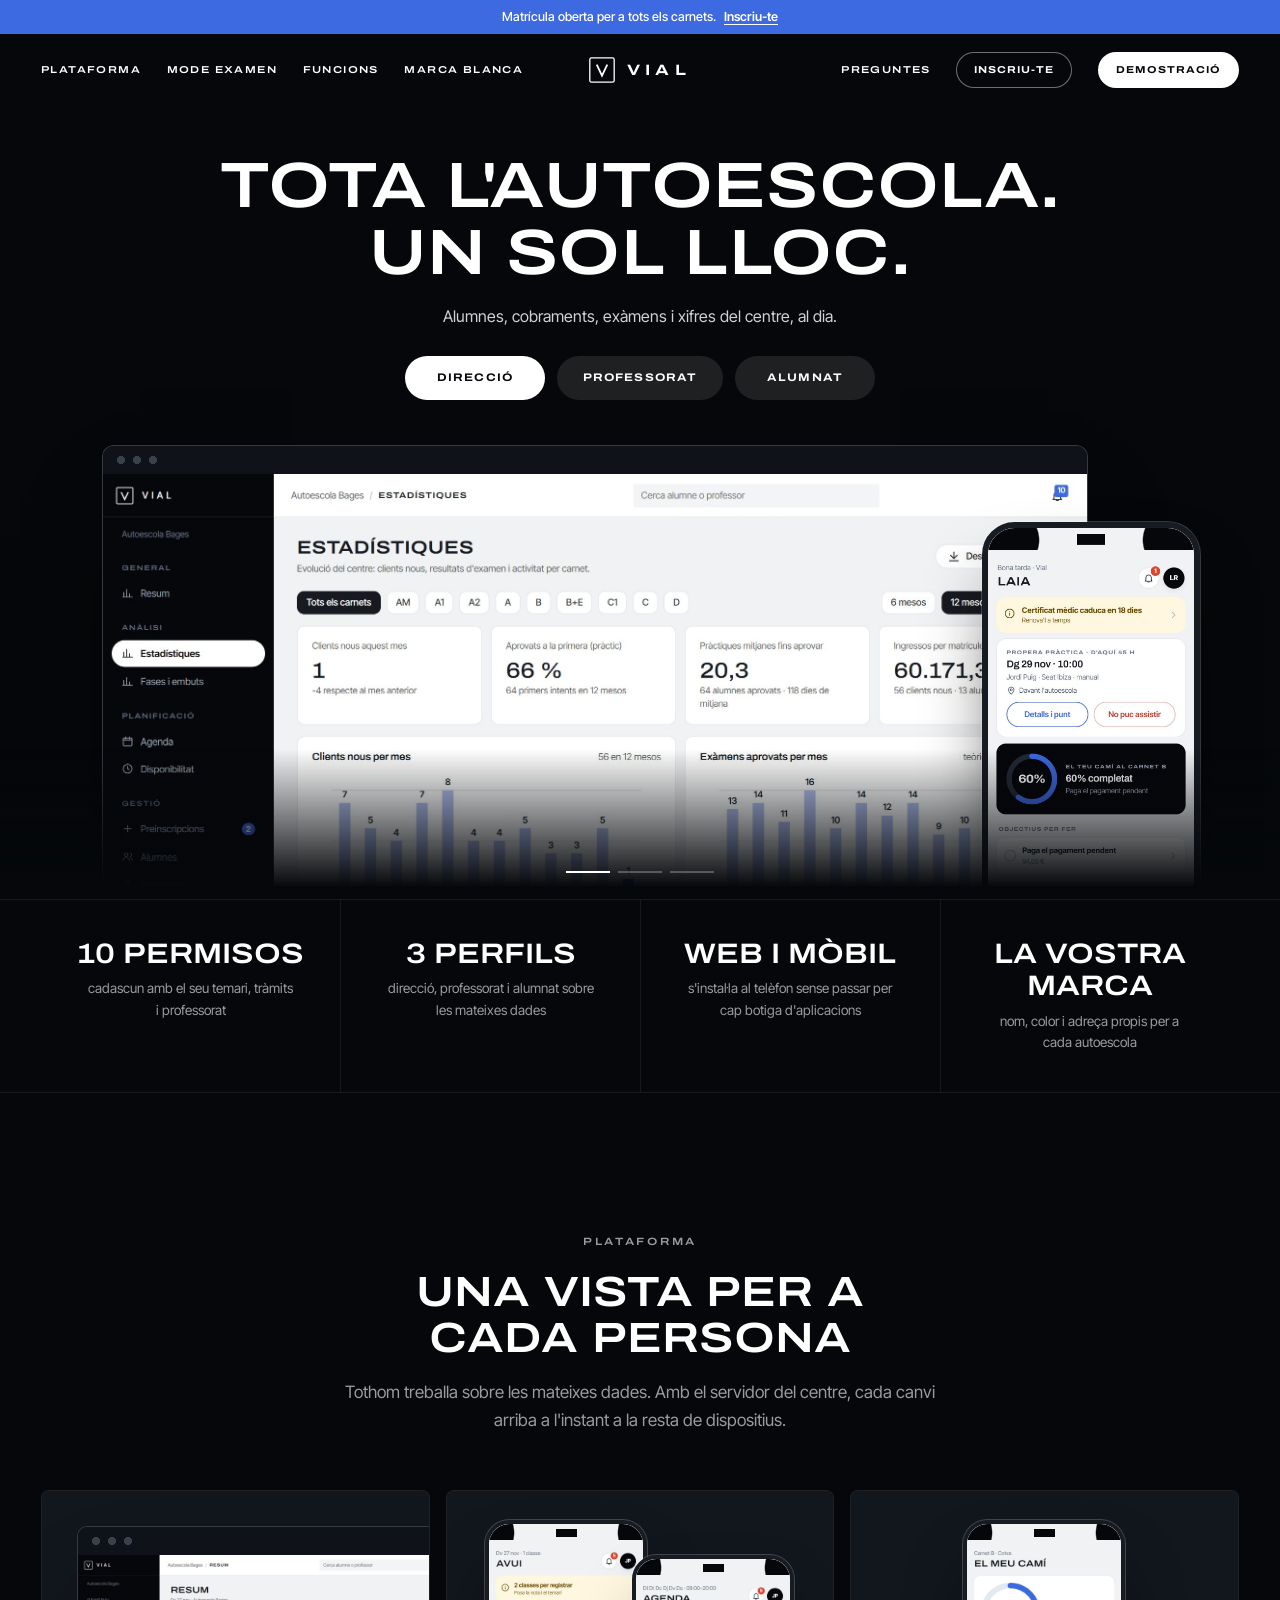
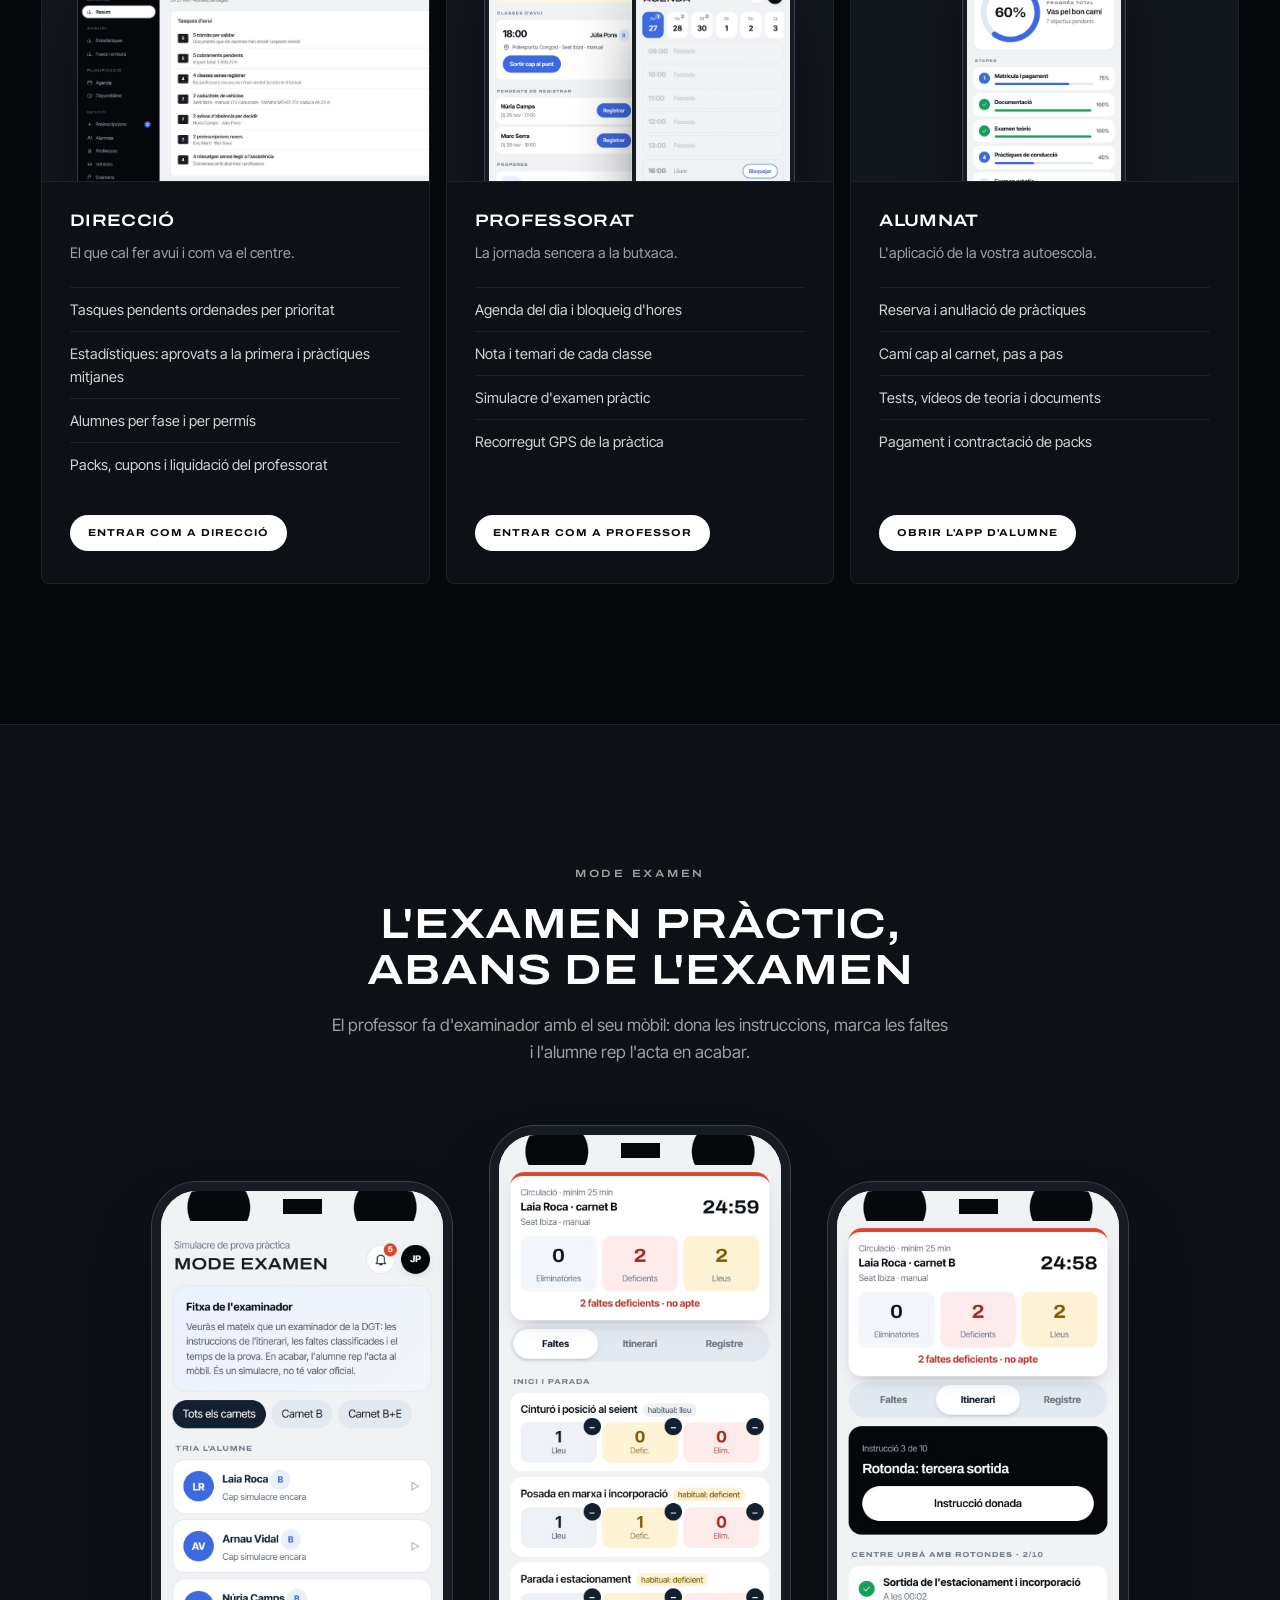
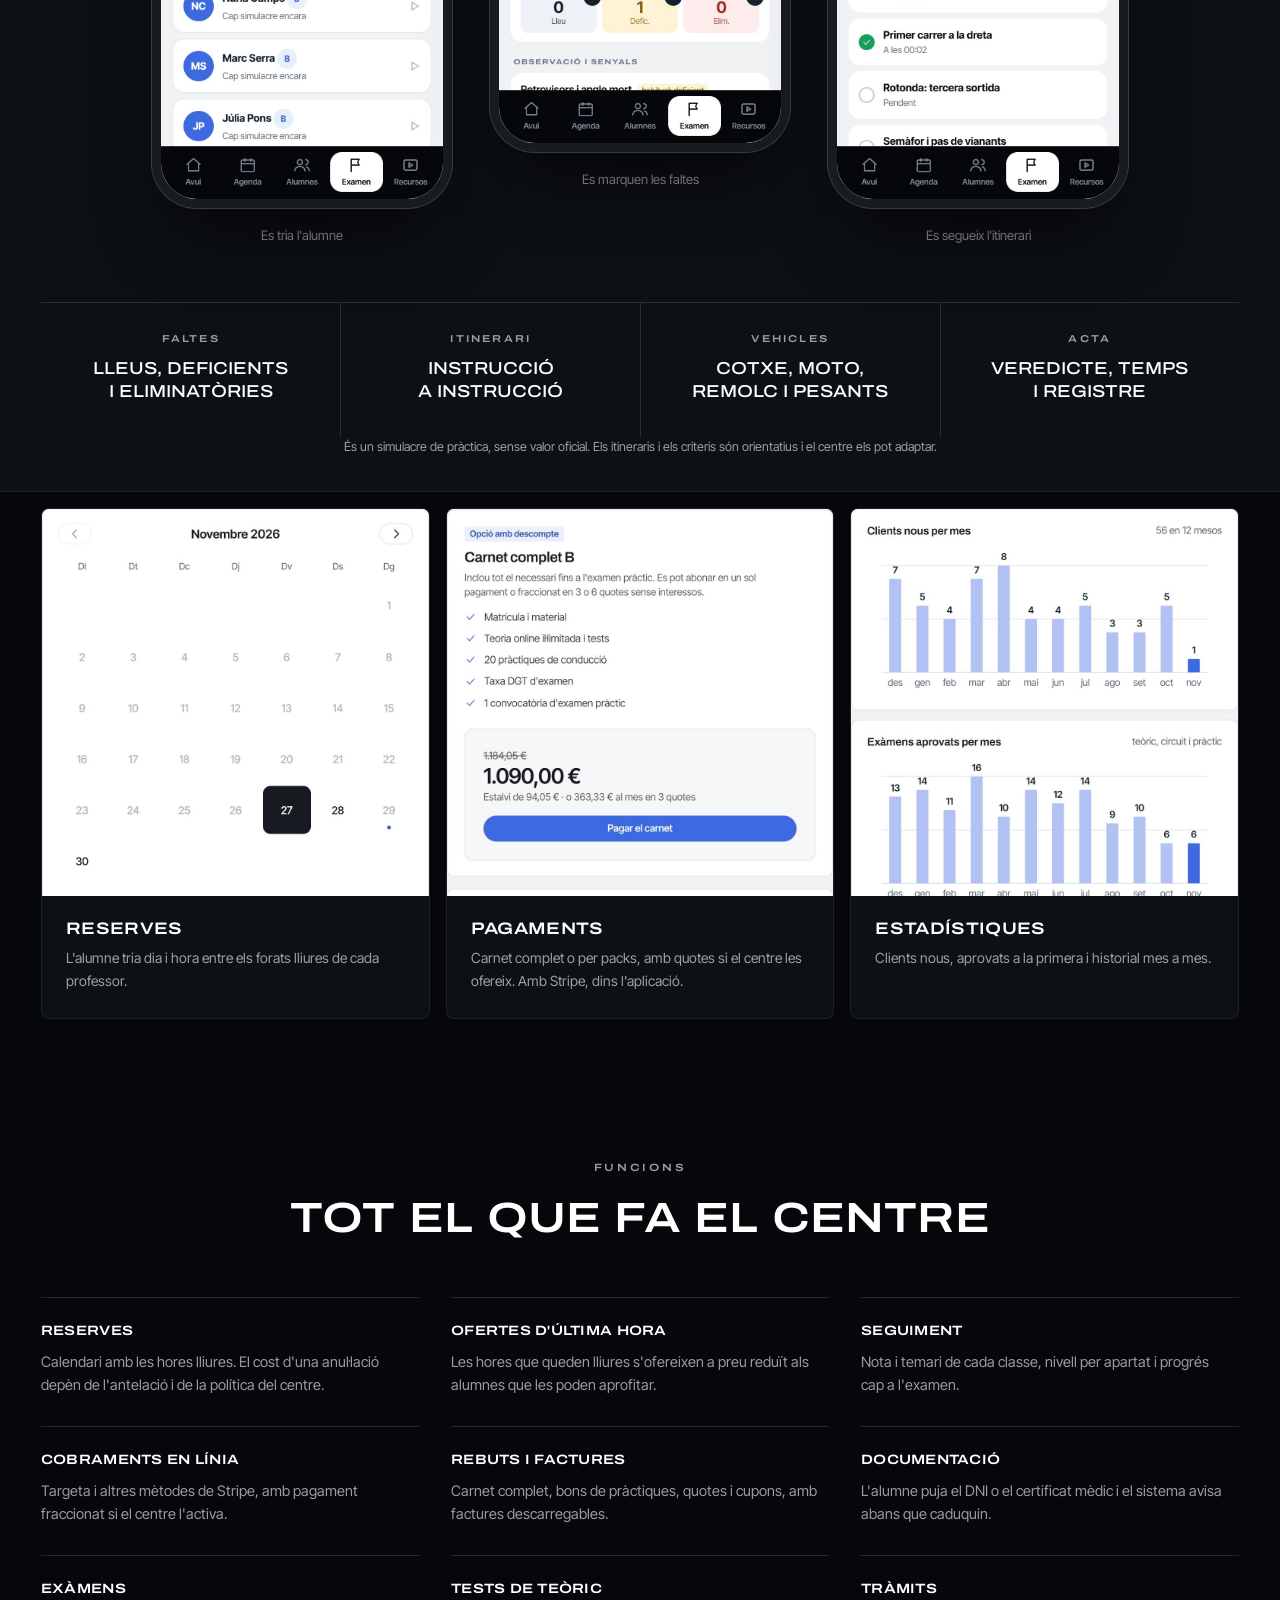
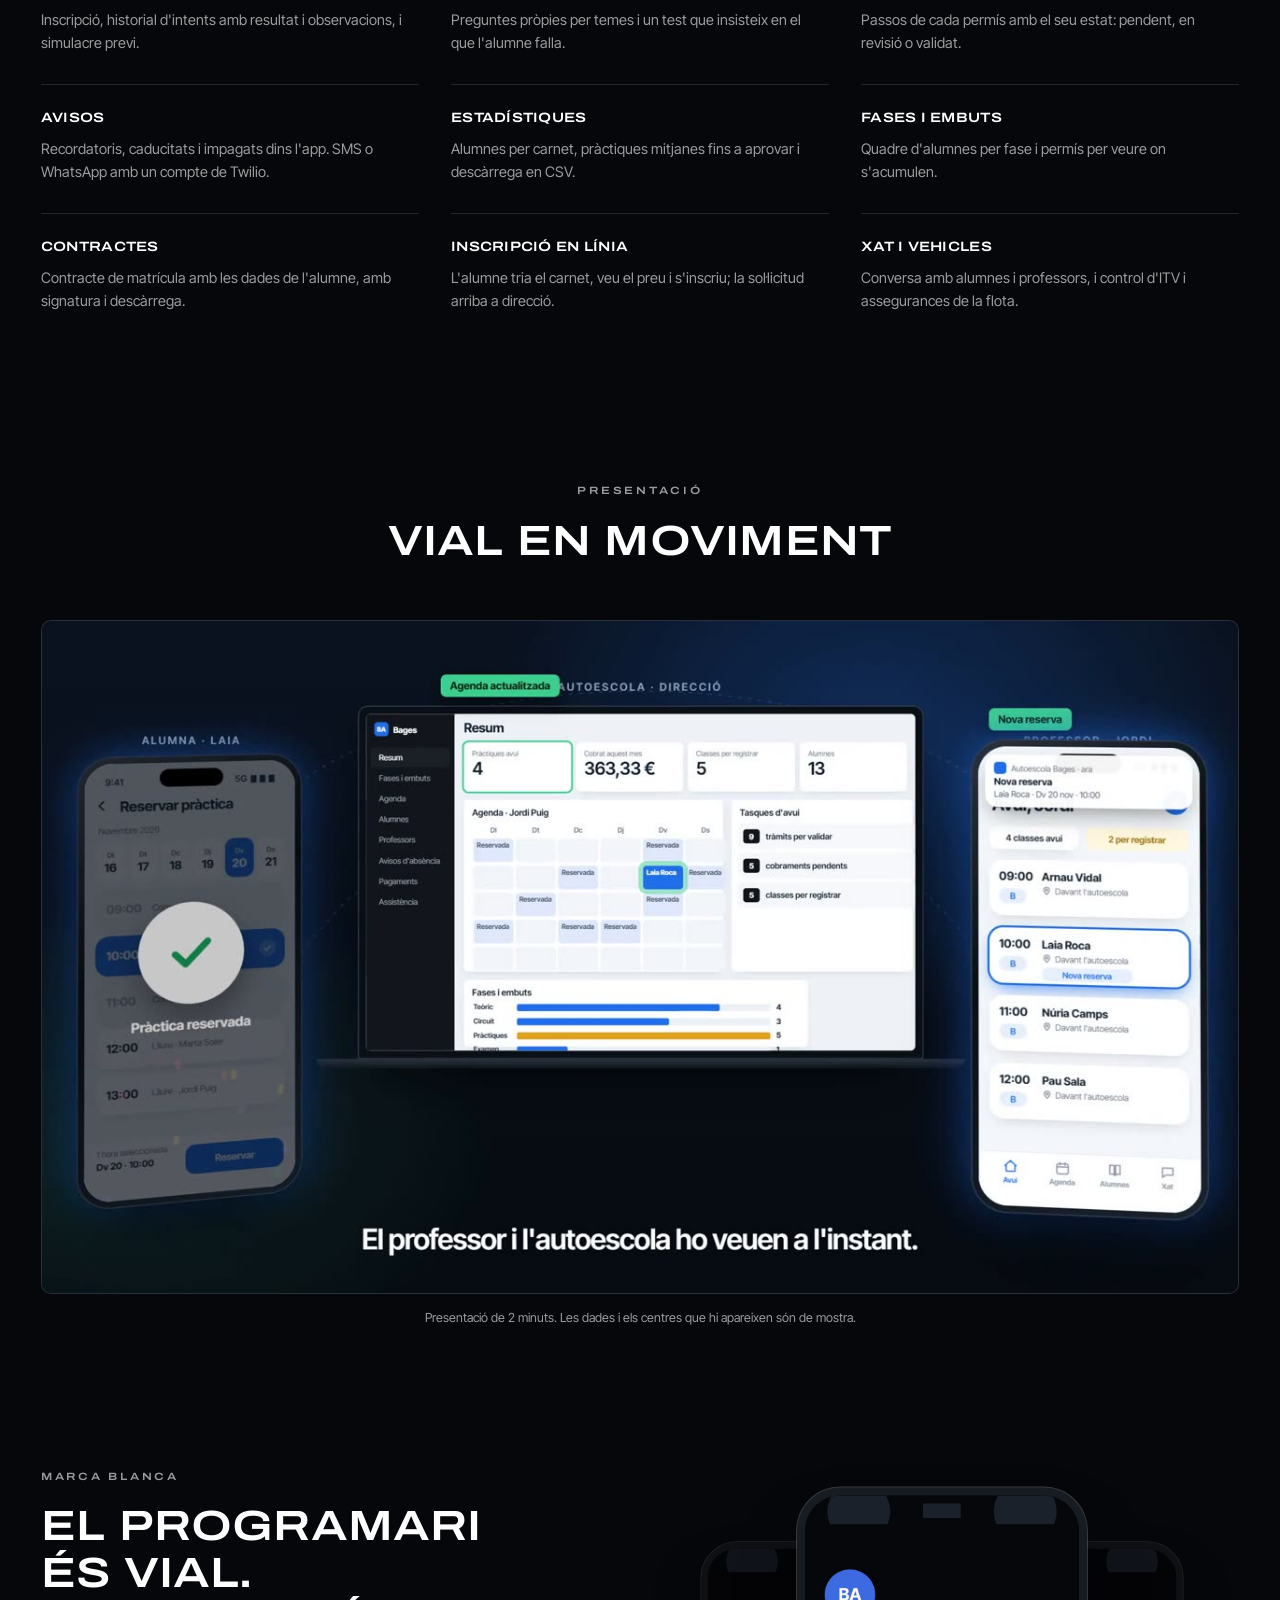
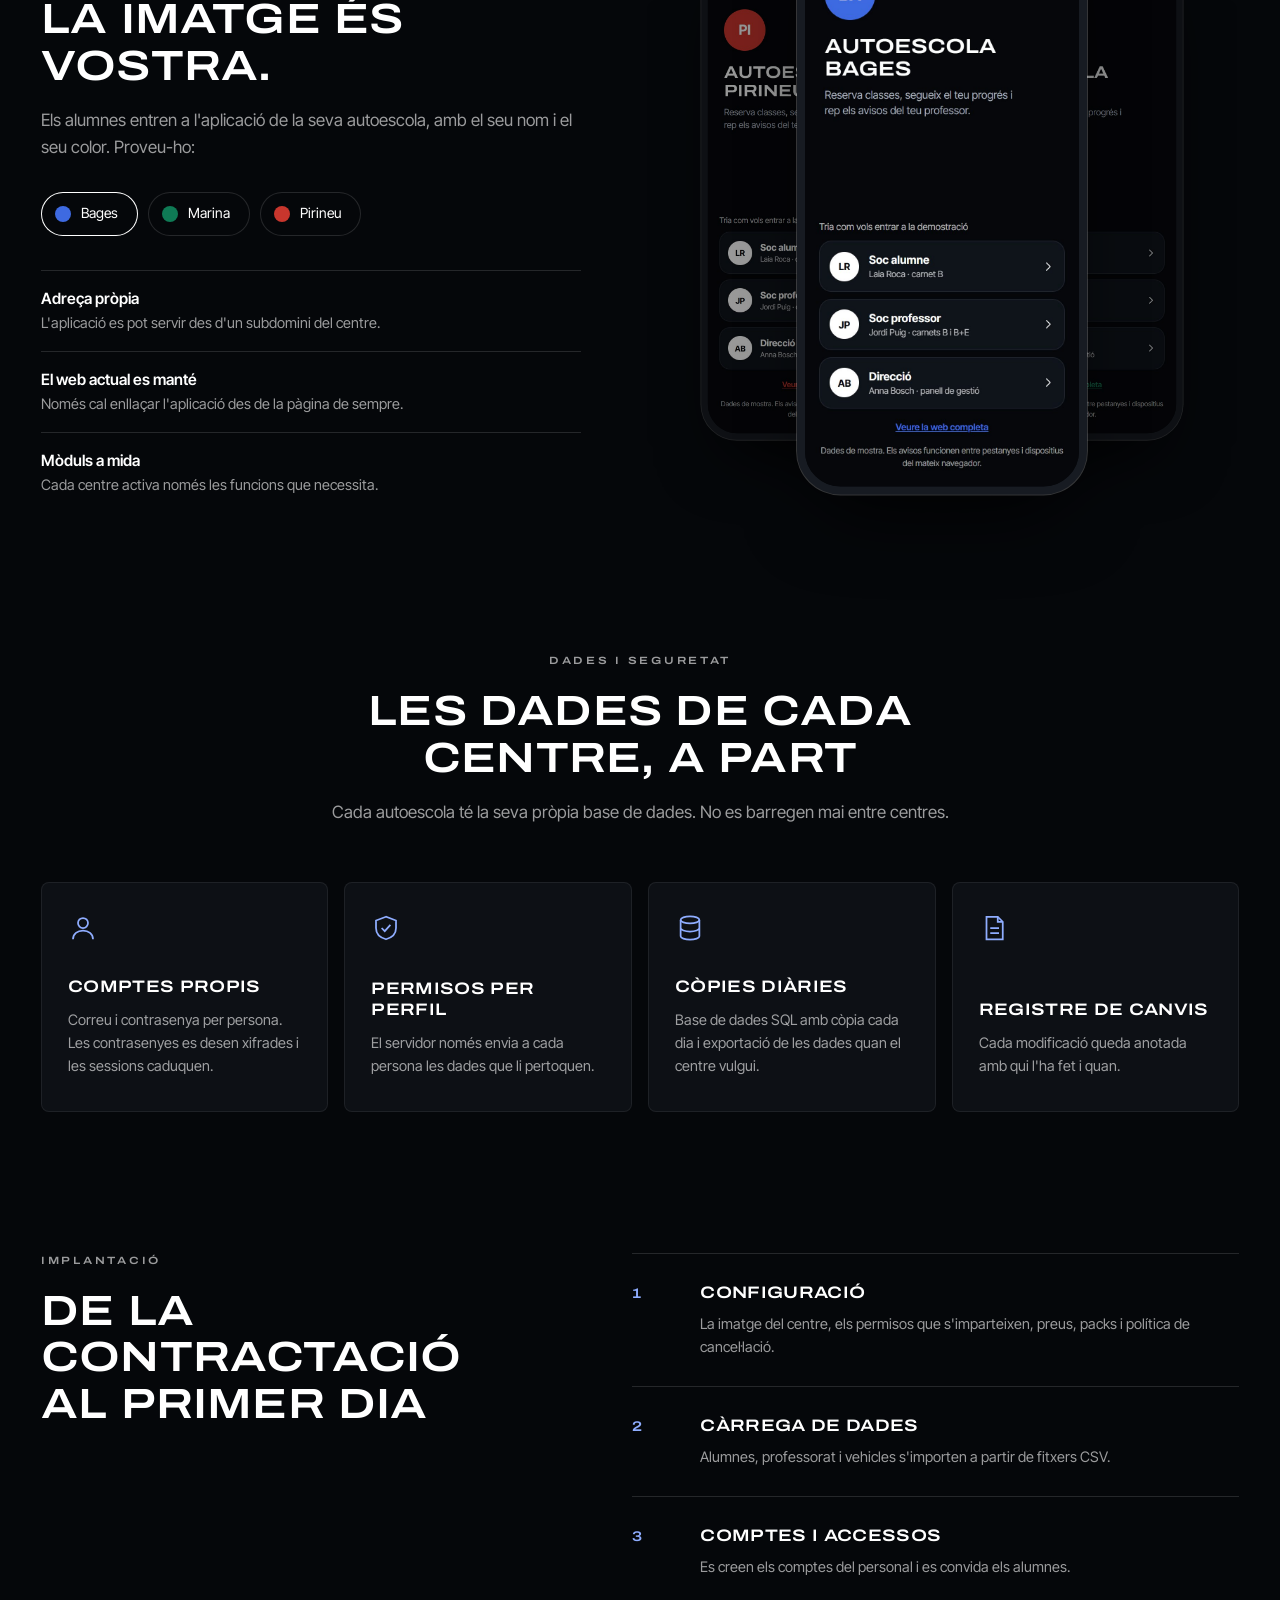
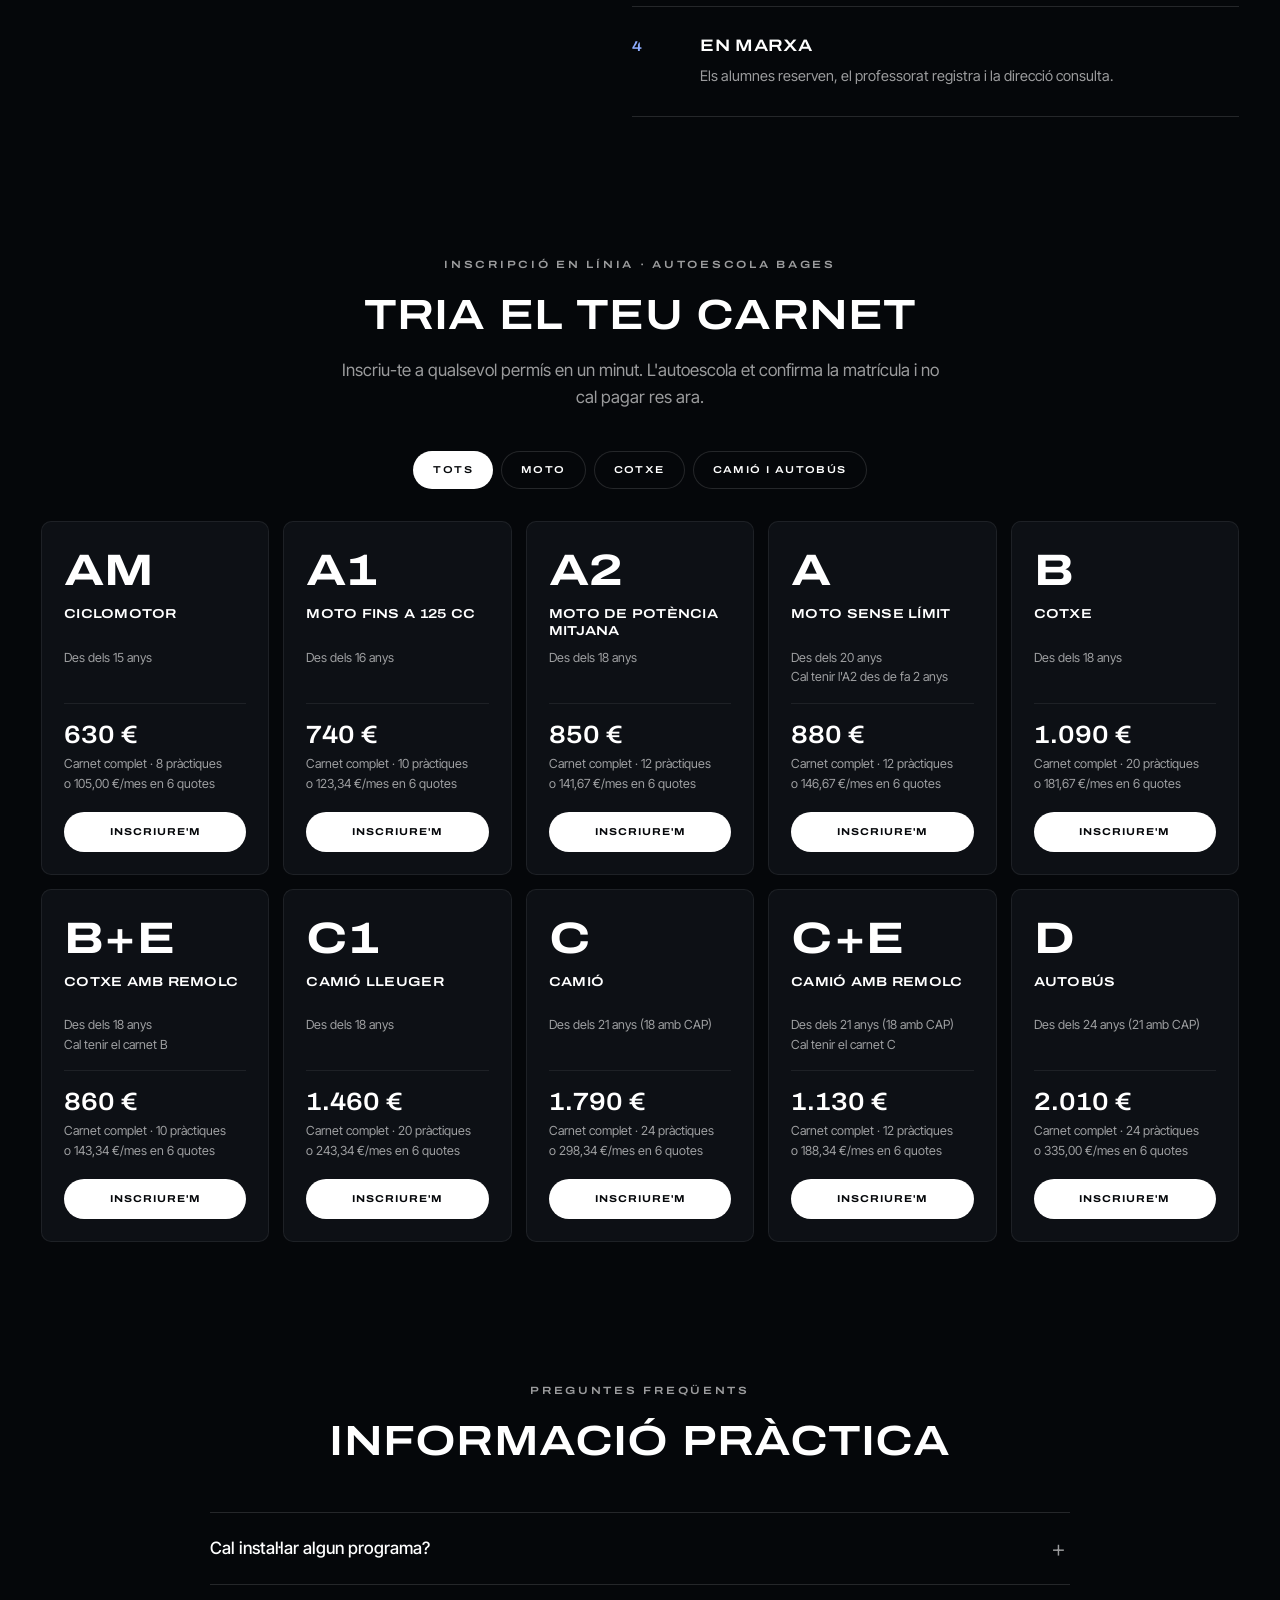
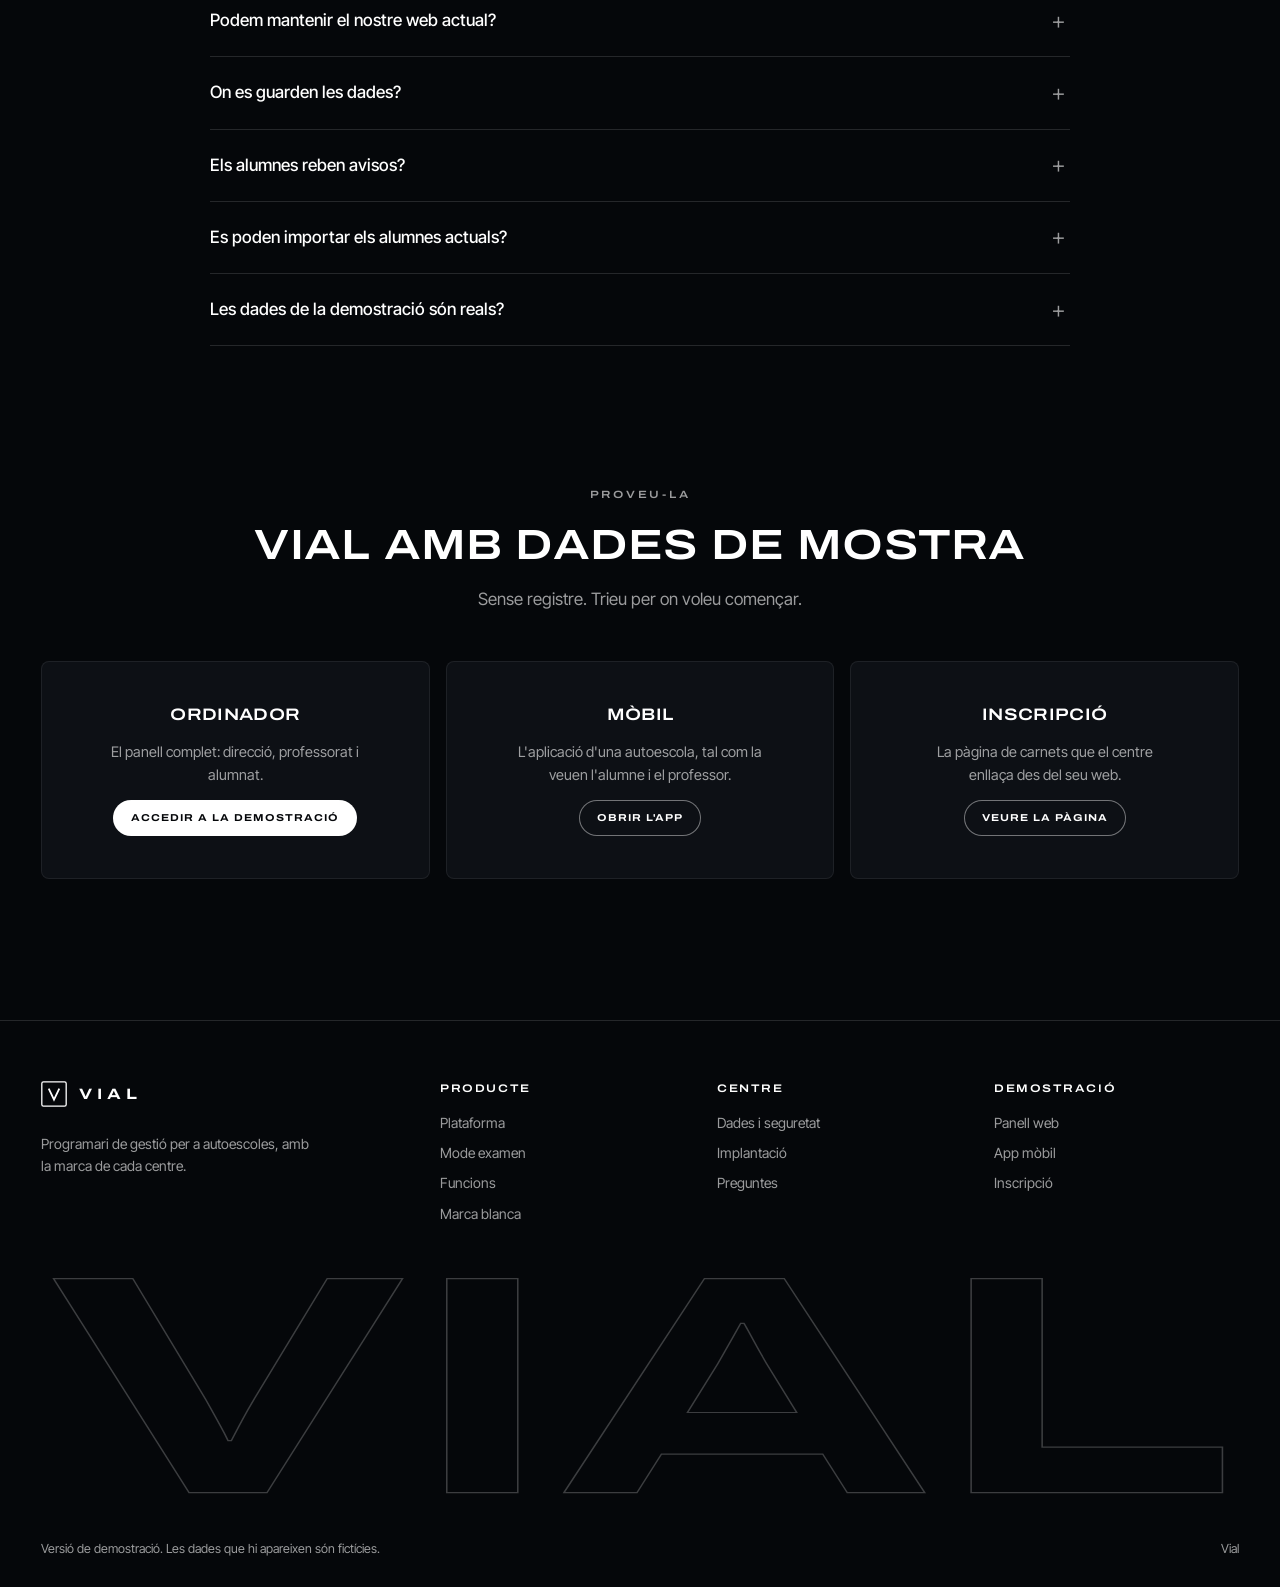
<file: index.html>
<!doctype html>
<html lang="ca">
<head>
<meta charset="utf-8">
<meta name="viewport" content="width=device-width,initial-scale=1">
<title>Vial · Programari de gestió per a autoescoles</title>
<meta name="description" content="Vial és el programari de gestió per a autoescoles: reserves, seguiment de l'alumne, tràmits, cobraments i exàmens, amb la marca i el domini de cada centre.">
<meta name="theme-color" content="#05070a">
<link rel="icon" href="data:image/svg+xml,%3Csvg xmlns='http://www.w3.org/2000/svg' viewBox='0 0 32 32'%3E%3Cpath fill='%2312202f' fill-rule='evenodd' d='M0 0H32V32H0Z M8 8H12.4L16 17L19.6 8H24L18 24H14Z'/%3E%3C/svg%3E">
<link rel="preconnect" href="https://fonts.googleapis.com">
<link rel="preconnect" href="https://fonts.gstatic.com" crossorigin>
<link href="https://fonts.googleapis.com/css2?family=Archivo:wdth,wght@100..125,400..700&family=Inter+Tight:wght@400;500;600&display=swap" rel="stylesheet">
<link rel="preload" as="image" href="media/web/d-direccio.jpg">
<link rel="stylesheet" href="landing.css">
<script>document.documentElement.className='js'</script>
</head>
<body>
<a class="skip" href="#plataforma">Saltar al contingut</a>

<div class="topbar"><span>Matrícula oberta<span class="tl"> per a tots els carnets</span>.</span> <a href="#inscripcio">Inscriu-te</a></div>

<header class="nav">
  <nav class="nav__links" aria-label="Seccions">
    <a href="#plataforma">Plataforma</a>
    <a href="#examen">Mode examen</a>
    <a href="#funcions">Funcions</a>
    <a href="#marca-blanca">Marca blanca</a>
  </nav>
  <button class="nav__burger" aria-label="Menú" aria-expanded="false" aria-controls="drawer"><i></i><i></i></button>
  <a class="brand" href="#top" aria-label="Vial">
    <svg viewBox="0 0 32 32" aria-hidden="true"><rect x="1" y="1" width="30" height="30" rx="2" fill="none" stroke="currentColor" stroke-width="1.6"/><path d="M9.5 9.5 16 23l6.5-13.5" fill="none" stroke="currentColor" stroke-width="2.2"/></svg>
    <span>VIAL</span>
  </a>
  <div class="nav__right">
    <a href="#preguntes">Preguntes</a>
    <a class="pill pill--small pill--ghost nav__enr" href="#inscripcio">Inscriu-te</a>
    <a class="pill pill--small" href="app.html">Demostració</a>
  </div>
</header>

<div class="drawer" id="drawer" hidden>
  <a href="#plataforma">Plataforma</a>
  <a href="#examen">Mode examen</a>
  <a href="#funcions">Funcions</a>
  <a href="#marca-blanca">Marca blanca</a>
  <a href="#seguretat">Dades i seguretat</a>
  <a href="#preguntes">Preguntes</a>
  <a href="#inscripcio">Inscripció als carnets</a>
  <a class="pill pill--block" href="app.html">Accedir a la demostració</a>
</div>

<main id="top">

<section class="hero" aria-label="Vial">
  <div class="hero__text">
    <h1><span>Tota l'autoescola.</span><span>Un sol lloc.</span></h1>
    <p class="hero__sub" id="heroSub">Alumnes, cobraments, exàmens i xifres del centre, al dia.</p>
    <div class="pills" role="group" aria-label="Perfil">
      <button class="pill is-active" data-slide="0" aria-pressed="true" data-sub="Alumnes, cobraments, exàmens i xifres del centre, al dia.">Direcció</button>
      <button class="pill" data-slide="1" aria-pressed="false" data-sub="L'agenda, cada classe registrada i el simulacre d'examen, des del mòbil.">Professorat</button>
      <button class="pill" data-slide="2" aria-pressed="false" data-sub="L'alumne reserva, paga i veu el que li falta per al carnet.">Alumnat</button>
    </div>
  </div>
  <div class="hero__stage">
    <div class="scene is-active">
      <figure class="win"><img src="media/web/d-direccio.jpg" width="2040" height="1275" alt="Panell de direcció amb les estadístiques del centre"></figure>
      <figure class="phone"><div><img src="media/web/m-inici.jpg" width="780" height="1600" alt="Pantalla d'inici de l'alumne al mòbil"></div></figure>
    </div>
    <div class="scene">
      <figure class="win"><img src="media/web/d-professor.jpg" width="2040" height="1275" alt="Agenda del professor a l'ordinador"></figure>
      <figure class="phone"><div><img src="media/web/m-professor.jpg" width="780" height="1600" alt="Classes del dia del professor al mòbil"></div></figure>
    </div>
    <div class="scene scene--trio">
      <figure class="phone"><div><img src="media/web/m-classes.jpg" width="780" height="1600" alt="Classes fetes amb la nota de cada una"></div></figure>
      <figure class="phone"><div><img src="media/web/m-inici.jpg" width="780" height="1600" alt="Propera pràctica i progrés de l'alumne"></div></figure>
      <figure class="phone"><div><img src="media/web/m-guia.jpg" width="780" height="1600" alt="Etapes del camí cap al carnet"></div></figure>
    </div>
  </div>
  <div class="hero__shade" aria-hidden="true"></div>
  <div class="hero__progress" aria-hidden="true"><i></i><i></i><i></i></div>
</section>

<dl class="facts">
  <div><dt>10 permisos</dt><dd>cadascun amb el seu temari, tràmits i professorat</dd></div>
  <div><dt>3 perfils</dt><dd>direcció, professorat i alumnat sobre les mateixes dades</dd></div>
  <div><dt>Web i mòbil</dt><dd>s'instal·la al telèfon sense passar per cap botiga d'aplicacions</dd></div>
  <div><dt>La vostra marca</dt><dd>nom, color i adreça propis per a cada autoescola</dd></div>
</dl>

<section class="sec" id="plataforma">
  <header class="head rv">
    <p class="eyebrow">Plataforma</p>
    <h2>Una vista per a cada persona</h2>
    <p>Tothom treballa sobre les mateixes dades. Amb el servidor del centre, cada canvi arriba a l'instant a la resta de dispositius.</p>
  </header>
  <div class="cards">
    <article class="card rv">
      <div class="card__img"><figure class="win"><img src="media/web/d-resum.jpg" width="2040" height="1275" loading="lazy" alt="Resum de direcció amb les tasques del dia"></figure></div>
      <div class="card__body">
        <h3>Direcció</h3>
        <p>El que cal fer avui i com va el centre.</p>
        <ul><li>Tasques pendents ordenades per prioritat</li><li>Estadístiques: aprovats a la primera i pràctiques mitjanes</li><li>Alumnes per fase i per permís</li><li>Packs, cupons i liquidació del professorat</li></ul>
        <a class="pill pill--small" href="app.html">Entrar com a direcció</a>
      </div>
    </article>
    <article class="card rv">
      <div class="card__img">
        <figure class="phone p1"><div><img src="media/web/m-professor.jpg" width="780" height="1600" loading="lazy" alt="Vista Avui del professor"></div></figure>
        <figure class="phone p2"><div><img src="media/web/m-agenda.jpg" width="780" height="1600" loading="lazy" alt="Agenda del professor"></div></figure>
      </div>
      <div class="card__body">
        <h3>Professorat</h3>
        <p>La jornada sencera a la butxaca.</p>
        <ul><li>Agenda del dia i bloqueig d'hores</li><li>Nota i temari de cada classe</li><li>Simulacre d'examen pràctic</li><li>Recorregut GPS de la pràctica</li></ul>
        <a class="pill pill--small" href="app.html">Entrar com a professor</a>
      </div>
    </article>
    <article class="card rv">
      <div class="card__img"><figure class="phone"><div><img src="media/web/m-guia.jpg" width="780" height="1600" loading="lazy" alt="Progrés de l'alumne cap al carnet"></div></figure></div>
      <div class="card__body">
        <h3>Alumnat</h3>
        <p>L'aplicació de la vostra autoescola.</p>
        <ul><li>Reserva i anul·lació de pràctiques</li><li>Camí cap al carnet, pas a pas</li><li>Tests, vídeos de teoria i documents</li><li>Pagament i contractació de packs</li></ul>
        <a class="pill pill--small" href="https://lligacat.github.io/vial-app/">Obrir l'app d'alumne</a>
      </div>
    </article>
  </div>
</section>

<section class="exam" id="examen">
  <header class="head rv">
    <p class="eyebrow">Mode examen</p>
    <h2>L'examen pràctic, abans de l'examen</h2>
    <p>El professor fa d'examinador amb el seu mòbil: dona les instruccions, marca les faltes i l'alumne rep l'acta en acabar.</p>
  </header>
  <div class="exam__phones">
    <figure class="rv"><div class="phone"><div><img src="media/web/m-examen-llista.jpg" width="780" height="1600" loading="lazy" alt="Selecció de l'alumne per al simulacre"></div></div><figcaption>Es tria l'alumne</figcaption></figure>
    <figure class="rv"><div class="phone"><div><img src="media/web/m-examen.jpg" width="780" height="1600" loading="lazy" alt="Full de faltes amb el cronòmetre i el veredicte"></div></div><figcaption>Es marquen les faltes</figcaption></figure>
    <figure class="rv"><div class="phone"><div><img src="media/web/m-itinerari.jpg" width="780" height="1600" loading="lazy" alt="Itinerari amb la següent instrucció"></div></div><figcaption>Es segueix l'itinerari</figcaption></figure>
  </div>
  <dl class="specs">
    <div><dt>Faltes</dt><dd>Lleus, deficients<br>i eliminatòries</dd></div>
    <div><dt>Itinerari</dt><dd>Instrucció<br>a instrucció</dd></div>
    <div><dt>Vehicles</dt><dd>Cotxe, moto,<br>remolc i pesants</dd></div>
    <div><dt>Acta</dt><dd>Veredicte, temps<br>i registre</dd></div>
  </dl>
  <p class="fine">És un simulacre de pràctica, sense valor oficial. Els itineraris i els criteris són orientatius i el centre els pot adaptar.</p>
</section>

<section class="details" aria-label="Detalls de l'aplicació">
  <figure class="rv"><div class="shot"><img src="media/web/z-reserves.jpg" loading="lazy" alt="Calendari de reserves"></div><figcaption><h3>Reserves</h3><p>L'alumne tria dia i hora entre els forats lliures de cada professor.</p></figcaption></figure>
  <figure class="rv"><div class="shot"><img src="media/web/z-pagaments.jpg" loading="lazy" alt="Carnet complet amb opció de pagament fraccionat"></div><figcaption><h3>Pagaments</h3><p>Carnet complet o per packs, amb quotes si el centre les ofereix. Amb Stripe, dins l'aplicació.</p></figcaption></figure>
  <figure class="rv"><div class="shot"><img src="media/web/z-estadistiques.jpg" loading="lazy" alt="Gràfics de clients nous i exàmens aprovats"></div><figcaption><h3>Estadístiques</h3><p>Clients nous, aprovats a la primera i historial mes a mes.</p></figcaption></figure>
</section>

<section class="sec" id="funcions">
  <header class="head rv"><p class="eyebrow">Funcions</p><h2>Tot el que fa el centre</h2></header>
  <div class="funcs">
    <div class="rv"><h3>Reserves</h3><p>Calendari amb les hores lliures. El cost d'una anul·lació depèn de l'antelació i de la política del centre.</p></div>
    <div class="rv"><h3>Ofertes d'última hora</h3><p>Les hores que queden lliures s'ofereixen a preu reduït als alumnes que les poden aprofitar.</p></div>
    <div class="rv"><h3>Seguiment</h3><p>Nota i temari de cada classe, nivell per apartat i progrés cap a l'examen.</p></div>
    <div class="rv"><h3>Cobraments en línia</h3><p>Targeta i altres mètodes de Stripe, amb pagament fraccionat si el centre l'activa.</p></div>
    <div class="rv"><h3>Rebuts i factures</h3><p>Carnet complet, bons de pràctiques, quotes i cupons, amb factures descarregables.</p></div>
    <div class="rv"><h3>Documentació</h3><p>L'alumne puja el DNI o el certificat mèdic i el sistema avisa abans que caduquin.</p></div>
    <div class="rv"><h3>Exàmens</h3><p>Inscripció, historial d'intents amb resultat i observacions, i simulacre previ.</p></div>
    <div class="rv"><h3>Tests de teòric</h3><p>Preguntes pròpies per temes i un test que insisteix en el que l'alumne falla.</p></div>
    <div class="rv"><h3>Tràmits</h3><p>Passos de cada permís amb el seu estat: pendent, en revisió o validat.</p></div>
    <div class="rv"><h3>Avisos</h3><p>Recordatoris, caducitats i impagats dins l'app. SMS o WhatsApp amb un compte de Twilio.</p></div>
    <div class="rv"><h3>Estadístiques</h3><p>Alumnes per carnet, pràctiques mitjanes fins a aprovar i descàrrega en CSV.</p></div>
    <div class="rv"><h3>Fases i embuts</h3><p>Quadre d'alumnes per fase i permís per veure on s'acumulen.</p></div>
    <div class="rv"><h3>Contractes</h3><p>Contracte de matrícula amb les dades de l'alumne, amb signatura i descàrrega.</p></div>
    <div class="rv"><h3>Inscripció en línia</h3><p>L'alumne tria el carnet, veu el preu i s'inscriu; la sol·licitud arriba a direcció.</p></div>
    <div class="rv"><h3>Xat i vehicles</h3><p>Conversa amb alumnes i professors, i control d'ITV i assegurances de la flota.</p></div>
  </div>
</section>

<section class="sec" id="video">
  <header class="head rv"><p class="eyebrow">Presentació</p><h2>Vial en moviment</h2></header>
  <div class="player rv">
    <video id="vv" muted loop playsinline preload="none" disablepictureinpicture controlslist="nodownload noplaybackrate" poster="media/vial-animacio-poster.jpg" aria-label="Presentació animada de Vial">
      <source src="media/vial-animacio.mp4" type="video/mp4">
      El navegador no pot reproduir el vídeo.
    </video>
  </div>
  <p class="note">Presentació de 2 minuts. Les dades i els centres que hi apareixen són de mostra.</p>
</section>

<section class="sec brandsec" id="marca-blanca">
  <div class="rv">
    <header class="head">
      <p class="eyebrow">Marca blanca</p>
      <h2>El programari és Vial.<br>La imatge és vostra.</h2>
      <p>Els alumnes entren a l'aplicació de la seva autoescola, amb el seu nom i el seu color. Proveu-ho:</p>
    </header>
    <div class="swatches" role="group" aria-label="Exemples de marca">
      <button class="swatch" style="--c:#3e6ae1" data-brand="0" aria-pressed="true">Bages</button>
      <button class="swatch" style="--c:#0f7a55" data-brand="1" aria-pressed="false">Marina</button>
      <button class="swatch" style="--c:#c8362d" data-brand="2" aria-pressed="false">Pirineu</button>
    </div>
    <ul class="list">
      <li><b>Adreça pròpia</b>L'aplicació es pot servir des d'un subdomini del centre.</li>
      <li><b>El web actual es manté</b>Només cal enllaçar l'aplicació des de la pàgina de sempre.</li>
      <li><b>Mòduls a mida</b>Cada centre activa només les funcions que necessita.</li>
    </ul>
  </div>
  <div class="stack rv">
    <figure class="phone phone--dark" data-pos="0"><div><img src="media/web/marca-1.jpg" width="780" height="1600" loading="lazy" alt="Accés de l'aplicació amb la marca Autoescola Bages"></div></figure>
    <figure class="phone phone--dark" data-pos="1"><div><img src="media/web/marca-2.jpg" width="780" height="1600" loading="lazy" alt="Accés de l'aplicació amb la marca Autoescola Marina"></div></figure>
    <figure class="phone phone--dark" data-pos="2"><div><img src="media/web/marca-3.jpg" width="780" height="1600" loading="lazy" alt="Accés de l'aplicació amb la marca Autoescola Pirineu"></div></figure>
  </div>
</section>

<section class="sec" id="seguretat">
  <header class="head rv">
    <p class="eyebrow">Dades i seguretat</p>
    <h2>Les dades de cada centre, a part</h2>
    <p>Cada autoescola té la seva pròpia base de dades. No es barregen mai entre centres.</p>
  </header>
  <div class="tiles">
    <article class="tile rv"><svg viewBox="0 0 24 24" aria-hidden="true" fill="none" stroke="currentColor" stroke-width="1.4"><circle cx="12" cy="8" r="4"/><path d="M4 21c0-4.4 3.6-7 8-7s8 2.6 8 7"/></svg><div><h3>Comptes propis</h3><p>Correu i contrasenya per persona. Les contrasenyes es desen xifrades i les sessions caduquen.</p></div></article>
    <article class="tile rv"><svg viewBox="0 0 24 24" aria-hidden="true" fill="none" stroke="currentColor" stroke-width="1.4"><path d="M12 3 4 6v6c0 4.6 3.3 7.7 8 9 4.7-1.3 8-4.4 8-9V6z"/><path d="m8.500 12 2.500 2.500 4.500-5"/></svg><div><h3>Permisos per perfil</h3><p>El servidor només envia a cada persona les dades que li pertoquen.</p></div></article>
    <article class="tile rv"><svg viewBox="0 0 24 24" aria-hidden="true" fill="none" stroke="currentColor" stroke-width="1.4"><ellipse cx="12" cy="5.500" rx="7.500" ry="2.800"/><path d="M4.500 5.500v13c0 1.500 3.400 2.800 7.500 2.800s7.500-1.300 7.500-2.800v-13M4.500 12c0 1.500 3.400 2.800 7.500 2.800s7.500-1.300 7.500-2.800"/></svg><div><h3>Còpies diàries</h3><p>Base de dades SQL amb còpia cada dia i exportació de les dades quan el centre vulgui.</p></div></article>
    <article class="tile rv"><svg viewBox="0 0 24 24" aria-hidden="true" fill="none" stroke="currentColor" stroke-width="1.4"><path d="M6 3h9l4 4v14H6z"/><path d="M15 3v4h4M9 12h7M9 16h7"/></svg><div><h3>Registre de canvis</h3><p>Cada modificació queda anotada amb qui l'ha fet i quan.</p></div></article>
  </div>
</section>

<section class="sec steps" id="implantacio">
  <header class="head">
    <p class="eyebrow">Implantació</p>
    <h2>De la contractació al primer dia</h2>
  </header>
  <ol>
    <li class="rv"><span>1</span><div><h3>Configuració</h3><p>La imatge del centre, els permisos que s'imparteixen, preus, packs i política de cancel·lació.</p></div></li>
    <li class="rv"><span>2</span><div><h3>Càrrega de dades</h3><p>Alumnes, professorat i vehicles s'importen a partir de fitxers CSV.</p></div></li>
    <li class="rv"><span>3</span><div><h3>Comptes i accessos</h3><p>Es creen els comptes del personal i es convida els alumnes.</p></div></li>
    <li class="rv"><span>4</span><div><h3>En marxa</h3><p>Els alumnes reserven, el professorat registra i la direcció consulta.</p></div></li>
  </ol>
</section>

<section class="sec mat" id="inscripcio">
  <header class="head rv"><p class="eyebrow">Inscripció en línia · <span data-school>Autoescola Bages</span></p><h2>Tria el teu carnet</h2><p>Inscriu-te a qualsevol permís en un minut. L'autoescola et confirma la matrícula i no cal pagar res ara.</p></header>
  <div id="matricula"><noscript><p class="mat-note">Cal activar JavaScript per inscriure's.</p></noscript></div>
</section>

<section class="sec" id="preguntes">
  <header class="head rv"><p class="eyebrow">Preguntes freqüents</p><h2>Informació pràctica</h2></header>
  <div class="faq rv">
    <details><summary>Cal instal·lar algun programa?</summary><p>No. Vial funciona des del navegador i, al mòbil, es pot instal·lar com una aplicació des de la mateixa pàgina.</p></details>
    <details><summary>Podem mantenir el nostre web actual?</summary><p>Sí. L'aplicació s'enllaça des del web del centre i es pot servir des d'un subdomini propi. No cal substituir la pàgina existent.</p></details>
    <details><summary>On es guarden les dades?</summary><p>En una base de dades SQL dedicada a cada centre, en un servidor amb connexió xifrada. El centre pot exportar les seves dades quan vulgui.</p></details>
    <details><summary>Els alumnes reben avisos?</summary><p>Sí: reserves, canvis, notes, pagaments i recordatoris arriben dins de l'aplicació, i com a notificació del dispositiu mentre està oberta. També es poden enviar per SMS o WhatsApp amb un compte de Twilio, que té un cost per missatge.</p></details>
    <details><summary>Es poden importar els alumnes actuals?</summary><p>Sí, mitjançant un fitxer CSV. També es poden exportar en el mateix format.</p></details>
    <details><summary>Les dades de la demostració són reals?</summary><p>No. Tots els noms, imports i centres de la demostració són ficticis i es poden modificar lliurement.</p></details>
  </div>
</section>

<section class="sec" id="provar">
  <header class="head rv"><p class="eyebrow">Proveu-la</p><h2>Vial amb dades de mostra</h2><p>Sense registre. Trieu per on voleu començar.</p></header>
  <div class="help">
    <article class="rv"><h3>Ordinador</h3><p>El panell complet: direcció, professorat i alumnat.</p><a class="pill pill--small" href="app.html">Accedir a la demostració</a></article>
    <article class="rv"><h3>Mòbil</h3><p>L'aplicació d'una autoescola, tal com la veuen l'alumne i el professor.</p><a class="pill pill--small pill--ghost" href="https://lligacat.github.io/vial-app/">Obrir l'app</a></article>
    <article class="rv"><h3>Inscripció</h3><p>La pàgina de carnets que el centre enllaça des del seu web.</p><a class="pill pill--small pill--ghost" href="inscripcio.html">Veure la pàgina</a></article>
  </div>
</section>

</main>

<footer class="foot">
  <div class="foot__cols">
    <div><a class="brand" href="#top" aria-label="Vial"><svg viewBox="0 0 32 32" aria-hidden="true"><rect x="1" y="1" width="30" height="30" rx="2" fill="none" stroke="currentColor" stroke-width="1.6"/><path d="M9.5 9.5 16 23l6.5-13.5" fill="none" stroke="currentColor" stroke-width="2.2"/></svg><span>VIAL</span></a><p>Programari de gestió per a autoescoles, amb la marca de cada centre.</p></div>
    <div><h3>Producte</h3><ul><li><a href="#plataforma">Plataforma</a></li><li><a href="#examen">Mode examen</a></li><li><a href="#funcions">Funcions</a></li><li><a href="#marca-blanca">Marca blanca</a></li></ul></div>
    <div><h3>Centre</h3><ul><li><a href="#seguretat">Dades i seguretat</a></li><li><a href="#implantacio">Implantació</a></li><li><a href="#preguntes">Preguntes</a></li></ul></div>
    <div><h3>Demostració</h3><ul><li><a href="app.html">Panell web</a></li><li><a href="https://lligacat.github.io/vial-app/">App mòbil</a></li><li><a href="#inscripcio">Inscripció</a></li></ul></div>
  </div>
  <svg class="foot__word" viewBox="0 0 1000 210" aria-hidden="true"><text x="500" y="190" text-anchor="middle" textLength="990" lengthAdjust="spacingAndGlyphs" fill="none" stroke="rgba(255,255,255,.22)" stroke-width="1" style="font-family:Archivo,sans-serif;font-weight:700;font-stretch:125%;font-size:260px">VIAL</text></svg>
  <div class="foot__row"><span>Versió de demostració. Les dades que hi apareixen són fictícies.</span><span>Vial</span></div>
</footer>

<script src="sync-config.js"></script>
<script src="matricula.js"></script>
<script src="press.js"></script>
<script>
(function () {
  var $ = function (s) { return document.querySelector(s); }, $$ = function (s) { return [].slice.call(document.querySelectorAll(s)); };
  var reduce = matchMedia('(prefers-reduced-motion: reduce)').matches;

  /* barra */
  function onScroll() { document.body.classList.toggle('is-scrolled', scrollY > 24); }
  addEventListener('scroll', onScroll, { passive: true }); onScroll();
  var burger = $('.nav__burger'), drawer = $('#drawer'), nav = $('.nav');
  function menu(open) { burger.setAttribute('aria-expanded', open); drawer.hidden = !open; nav.classList.toggle('is-open', open); document.body.classList.toggle('menu-open', open); document.body.style.overflow = open ? 'hidden' : ''; }
  burger.addEventListener('click', function () { menu(drawer.hidden); });
  drawer.addEventListener('click', function (e) { if (e.target.closest('a')) menu(false); });
  addEventListener('keydown', function (e) { if (e.key === 'Escape' && !drawer.hidden) menu(false); });
  matchMedia('(min-width: 1101px)').addEventListener('change', function () { menu(false); });

  /* portada: tres escenes amb barres de progrés */
  var scenes = $$('.scene'), pills = $$('[data-slide]'), bars = $$('.hero__progress i'), i = 0, timer;
  function go(n) {
    i = (n + scenes.length) % scenes.length;
    scenes.forEach(function (s, k) { s.classList.toggle('is-active', k === i); });
    pills.forEach(function (p, k) { p.classList.toggle('is-active', k === i); p.setAttribute('aria-pressed', k === i); });
    $('#heroSub').textContent = pills[i].dataset.sub;
    bars.forEach(function (b, k) { b.classList.remove('is-active'); b.classList.toggle('is-done', k < i); });
    clearTimeout(timer);
    if (reduce) return;
    void bars[i].offsetWidth; bars[i].classList.add('is-active');
    timer = setTimeout(function () { go(i + 1); }, 6000);
  }
  pills.forEach(function (p, k) { p.addEventListener('click', function () { go(k); }); });
  go(0);

  /* marca blanca */
  var phones = $$('.stack .phone'), sw = $$('[data-brand]');
  sw.forEach(function (b, n) {
    b.addEventListener('click', function () {
      sw.forEach(function (x, k) { x.setAttribute('aria-pressed', k === n); });
      phones.forEach(function (p, k) { p.dataset.pos = (k - n + 3) % 3; });
    });
  });

  /* aparició en fer scroll */
  if ('IntersectionObserver' in window) {
    var io = new IntersectionObserver(function (es) { es.forEach(function (e) { if (e.isIntersecting) { e.target.classList.add('is-in'); io.unobserve(e.target); } }); }, { rootMargin: '0px 0px -8% 0px' });
    $$('.rv').forEach(function (el) { io.observe(el); });
    var v = $('#vv');
    new IntersectionObserver(function (es) { if (es[0].isIntersecting && !reduce) { var r = v.play(); if (r) r.catch(function () {}); } else v.pause(); }, { threshold: .25 }).observe(v);
    if (reduce) v.controls = true;
  } else $$('.rv').forEach(function (el) { el.classList.add('is-in'); });
})();
</script>
</body>
</html>
</file>
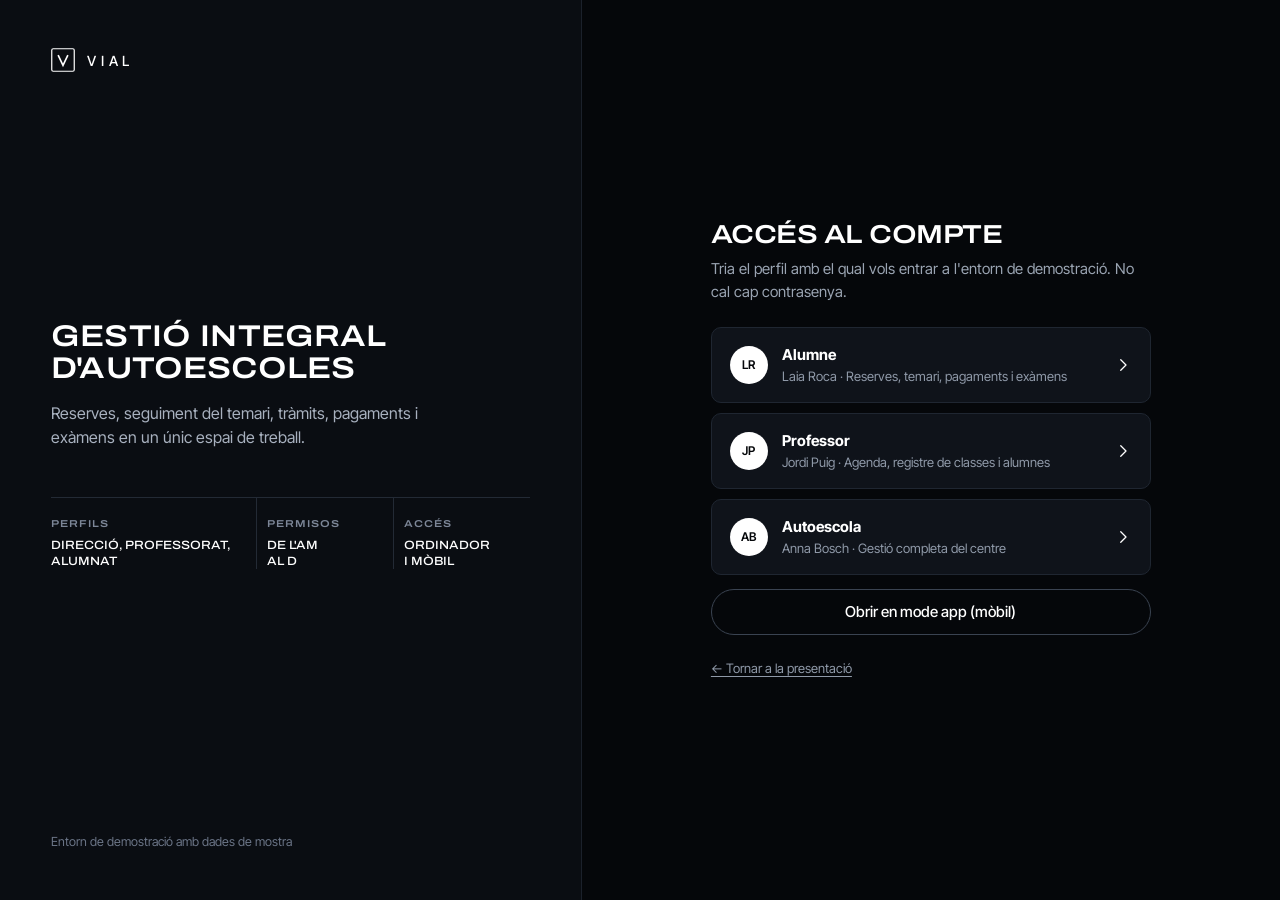
<file: app.html>
<!doctype html>
<html lang="ca">
<head>
<meta charset="utf-8">
<meta name="viewport" content="width=device-width,initial-scale=1,viewport-fit=cover">
<title>Vial · Gestió d'autoescoles</title>
<meta name="theme-color" content="#05070a">
<link rel="manifest" href="manifest.webmanifest">
<meta name="apple-mobile-web-app-capable" content="yes">
<meta name="apple-mobile-web-app-title" content="Vial">
<link rel="apple-touch-icon" href="icon.svg">
<link rel="icon" href="data:image/svg+xml,%3Csvg xmlns='http://www.w3.org/2000/svg' viewBox='0 0 32 32'%3E%3Cpath fill='%2312202f' fill-rule='evenodd' d='M0 0H32V32H0Z M8 8H12.4L16 17L19.6 8H24L18 24H14Z'/%3E%3C/svg%3E">
<link rel="preconnect" href="https://fonts.googleapis.com">
<link rel="preconnect" href="https://fonts.gstatic.com" crossorigin>
<link href="https://fonts.googleapis.com/css2?family=Archivo:wdth,wght@100..125,400..700&family=Inter+Tight:wght@400;500;600;700&display=swap" rel="stylesheet">
<link rel="stylesheet" href="styles.css">
<link rel="stylesheet" href="shell.css">
<link rel="stylesheet" href="mobile.css">
<link rel="stylesheet" href="theme.css">
<link rel="stylesheet" href="responsive.css">
</head>
<body>
<div id="app"></div>
<div id="modal-root"></div>
<div id="toast" role="status" aria-live="polite"></div>
<script>window.DEFER_BOOT = 1;</script>
<script src="sync-config.js"></script>
<script src="app.js"></script>
<script src="core2.js"></script>
<script src="mobile.js"></script>
<script src="exam.js"></script>
<script src="offers.js"></script>
<script src="centre.js"></script>
<script src="extras.js"></script>
<script src="questions.js"></script>
<script src="stats.js"></script>
<script src="syncdiff.js"></script>
<script src="sync.js"></script>
<script src="pay.js"></script>
<script src="tables.js"></script>
<script src="press.js"></script>
<script>boot();</script>
</body>
</html>
</file>
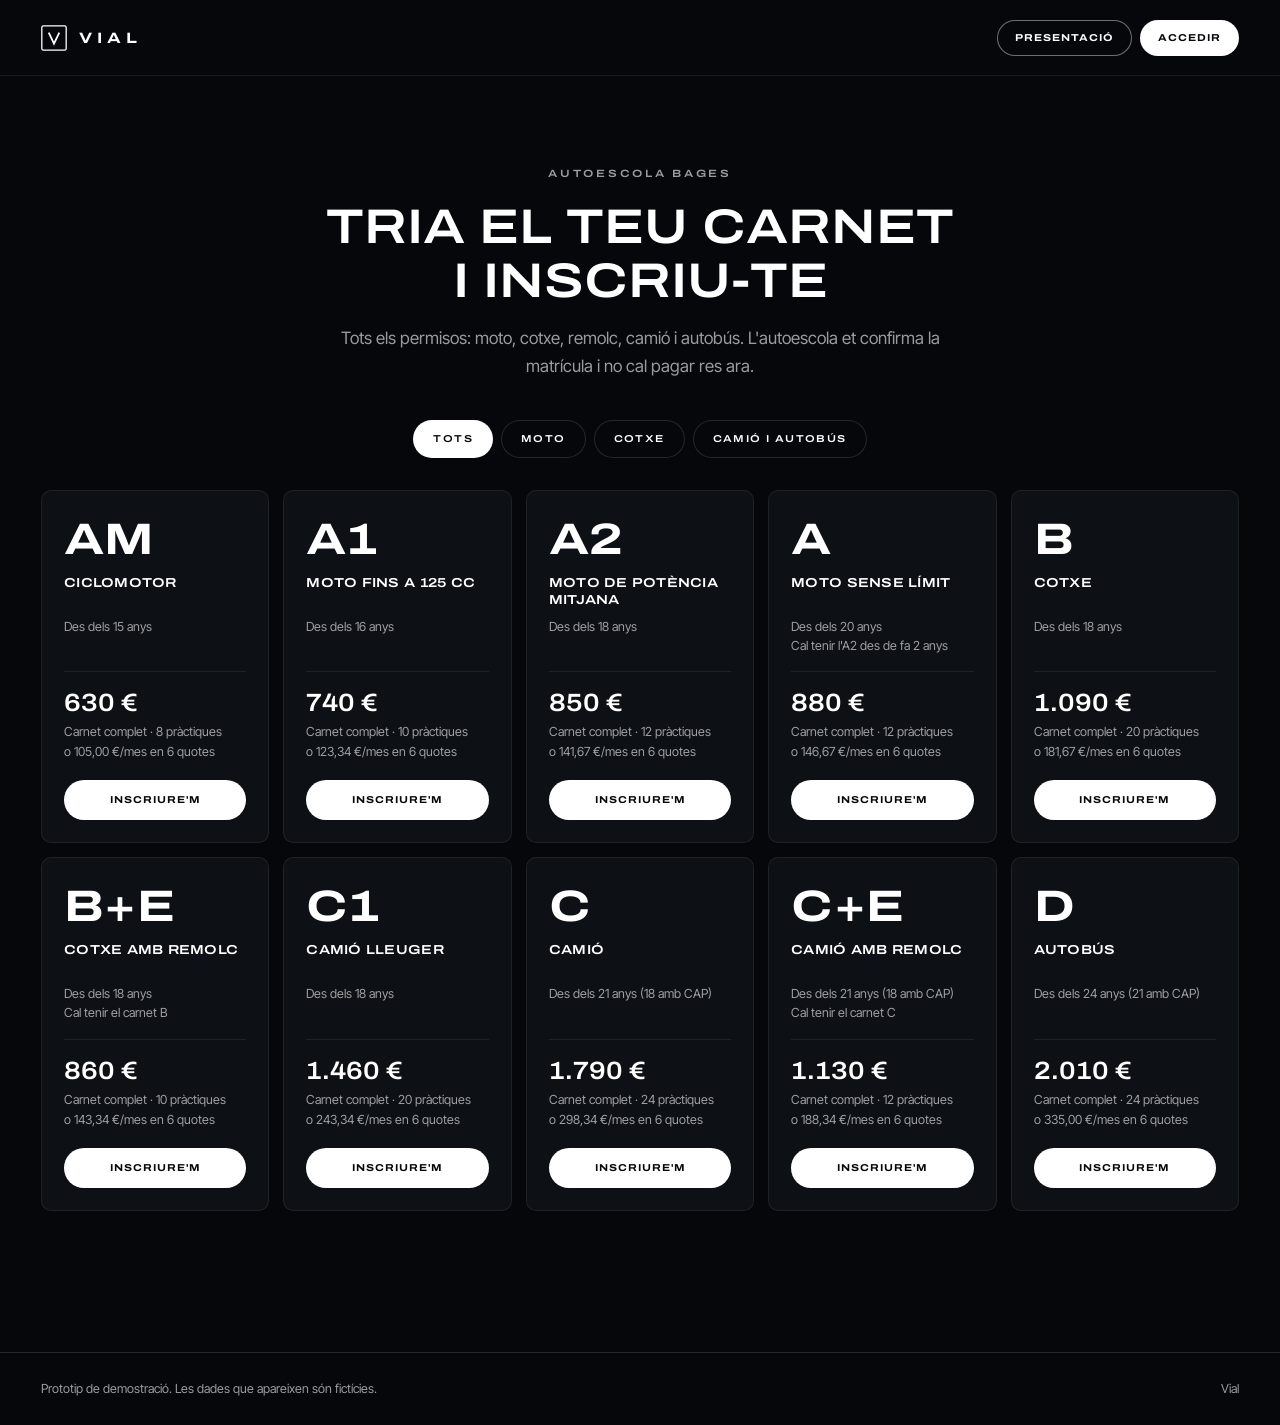
<file: inscripcio.html>
<!doctype html>
<html lang="ca">
<head>
<meta charset="utf-8">
<meta name="viewport" content="width=device-width,initial-scale=1">
<title>Inscripció · Autoescola Bages</title>
<meta name="theme-color" content="#05070a">
<link rel="icon" href="data:image/svg+xml,%3Csvg xmlns='http://www.w3.org/2000/svg' viewBox='0 0 32 32'%3E%3Cpath fill='%2312202f' fill-rule='evenodd' d='M0 0H32V32H0Z M8 8H12.4L16 17L19.6 8H24L18 24H14Z'/%3E%3C/svg%3E">
<link rel="preconnect" href="https://fonts.googleapis.com">
<link rel="preconnect" href="https://fonts.gstatic.com" crossorigin>
<link href="https://fonts.googleapis.com/css2?family=Archivo:wdth,wght@100..125,400..700&family=Inter+Tight:wght@400;500;600&display=swap" rel="stylesheet">
<link rel="stylesheet" href="landing.css">
<style>
.topnav{display:flex;align-items:center;justify-content:space-between;gap:16px;height:76px;padding:0 var(--pad);border-bottom:1px solid var(--line-s)}
.topnav .pills{flex-wrap:nowrap;gap:8px}
.enr{padding:clamp(48px,7vw,96px) var(--pad) var(--sec);min-height:70vh}
.enr .head h1{font-size:clamp(28px,3.8vw,54px);line-height:1.1;text-wrap:balance}
.end{display:flex;justify-content:space-between;gap:16px;flex-wrap:wrap;padding:26px var(--pad);border-top:1px solid var(--line);font-size:12.5px;color:var(--mute)}
@media(max-width:420px){.topnav .brand span{display:none}}
</style>
</head>
<body>
<header class="topnav">
  <a class="brand" href="index.html" aria-label="Vial"><svg viewBox="0 0 32 32" aria-hidden="true"><rect x="1" y="1" width="30" height="30" rx="2" fill="none" stroke="currentColor" stroke-width="1.6"/><path d="M9.5 9.5 16 23l6.5-13.5" fill="none" stroke="currentColor" stroke-width="2.2"/></svg><span>VIAL</span></a>
  <div class="pills"><a class="pill pill--small pill--ghost" href="index.html">Presentació</a><a class="pill pill--small" href="app.html">Accedir</a></div>
</header>

<main class="enr">
  <header class="head"><p class="eyebrow" data-school>Autoescola Bages</p><h1>Tria el teu carnet i inscriu-te</h1><p>Tots els permisos: moto, cotxe, remolc, camió i autobús. L'autoescola et confirma la matrícula i no cal pagar res ara.</p></header>
  <div id="matricula"><noscript><p class="mat-note">Cal activar JavaScript per inscriure's.</p></noscript></div>
</main>

<footer class="end"><span>Prototip de demostració. Les dades que apareixen són fictícies.</span><span>Vial</span></footer>

<script src="sync-config.js"></script>
<script src="matricula.js"></script>
<script src="press.js"></script>
</body>
</html>
</file>
<file: landing.css>
/* Vial · web de presentació i inscripció.
   Fons negre, titulars amples en majúscules amb molt d'aire, botons en píndola i el producte com a imatge. */
:root{
  --bg:#05070a;--panel:#0d1015;--panel-2:#12161d;--line:rgba(255,255,255,.13);--line-s:rgba(255,255,255,.07);
  --text:#fff;--soft:rgba(255,255,255,.82);--mute:rgba(255,255,255,.6);--acc:#3e6ae1;--acc-l:#8fadff;
  --wide:'Archivo',system-ui,sans-serif;--body:'Inter Tight',system-ui,sans-serif;
  --pad:clamp(20px,3.2vw,48px);--sec:clamp(88px,11vw,150px);
}
*{box-sizing:border-box;margin:0;padding:0}
html{scroll-behavior:smooth;scroll-padding-top:84px;-webkit-text-size-adjust:100%}
body{background:var(--bg);color:var(--text);font-family:var(--body);font-size:16px;line-height:1.6;-webkit-font-smoothing:antialiased;overflow-x:hidden}
img,video{display:block;max-width:100%}
a{color:inherit;text-decoration:none}
button{font:inherit;color:inherit;background:none;border:0;cursor:pointer}
figure{margin:0}
:focus-visible{outline:2px solid var(--acc-l);outline-offset:3px}
.skip{position:absolute;left:-999px}.skip:focus{left:12px;top:12px;z-index:100;background:#fff;color:#000;padding:10px 14px;border-radius:999px}

/* tipus */
h1,h2,h3,.wide{font-family:var(--wide);font-stretch:120%;text-transform:uppercase;font-weight:600}
h2{font-size:clamp(26px,3.3vw,48px);line-height:1.1;letter-spacing:.005em;text-wrap:balance}
h3{font-size:clamp(15px,1.3vw,19px);line-height:1.3;letter-spacing:.02em}
.eyebrow{font-family:var(--wide);font-stretch:122%;text-transform:uppercase;font-size:10.5px;font-weight:600;letter-spacing:.26em;color:var(--mute);margin-bottom:18px}

/* botons */
.pills{display:flex;gap:12px;flex-wrap:wrap;justify-content:center}
.pill{display:inline-flex;align-items:center;justify-content:center;height:44px;padding:0 26px;border-radius:999px;background:#fff;color:#05070a;font-family:var(--wide);font-stretch:118%;text-transform:uppercase;font-size:11px;font-weight:700;letter-spacing:.1em;transition:background .3s,color .3s,box-shadow .3s;white-space:nowrap}
.pill:hover{background:var(--acc);color:#fff}
.pill--small{height:36px;padding:0 18px;font-size:10px}
.pill--ghost{background:transparent;color:#fff;box-shadow:inset 0 0 0 1px rgba(255,255,255,.42)}
.pill--ghost:hover{background:#fff;color:#05070a}
.pill--block{width:100%;height:52px}

/* barra superior */
.topbar{position:fixed;inset:0 0 auto;z-index:51;height:34px;display:flex;align-items:center;justify-content:center;gap:8px;background:var(--acc);font-size:12.5px;font-weight:500;padding:0 16px;white-space:nowrap;overflow:hidden;transition:transform .5s cubic-bezier(.2,.7,.2,1)}
.topbar a{text-decoration:underline;text-underline-offset:3px;font-weight:600}
.nav{position:fixed;inset:34px 0 auto;z-index:50;height:72px;padding:0 var(--pad);display:grid;grid-template-columns:1fr auto 1fr;align-items:center;transition:background .4s,top .5s cubic-bezier(.2,.7,.2,1),border-color .4s;border-bottom:1px solid transparent}
body.is-scrolled .topbar,body.menu-open .topbar{transform:translateY(-100%)}
body.is-scrolled .nav,.nav.is-open{top:0;background:rgba(5,7,10,.86);backdrop-filter:blur(14px);-webkit-backdrop-filter:blur(14px);border-color:var(--line-s)}
.nav__links,.nav__right{display:flex;gap:clamp(16px,2vw,30px);align-items:center}
.nav__right{justify-content:flex-end}
.nav__links a,.nav__right a:not(.pill){font-family:var(--wide);font-stretch:122%;text-transform:uppercase;font-size:10px;font-weight:600;letter-spacing:.14em;transition:color .25s;white-space:nowrap}
.nav__links a:hover,.nav__right a:not(.pill):hover{color:var(--acc-l)}
.brand{display:inline-flex;align-items:center;gap:12px;font-family:var(--wide);font-stretch:125%;font-weight:700;letter-spacing:.34em;font-size:15px}
.brand svg{width:26px;height:26px}
.nav__burger{display:none;width:40px;height:40px;position:relative}
.nav__burger i{position:absolute;left:9px;right:9px;height:1.5px;background:#fff;transition:transform .35s}
.nav__burger i:first-child{top:15px}.nav__burger i:last-child{top:23px}
.nav__burger[aria-expanded=true] i:first-child{transform:translateY(4px) rotate(45deg)}
.nav__burger[aria-expanded=true] i:last-child{transform:translateY(-4px) rotate(-45deg)}
.drawer{position:fixed;inset:0;z-index:49;background:var(--bg);padding:96px var(--pad) 40px;overflow:auto;display:flex;flex-direction:column}
.drawer[hidden]{display:none}
.drawer a:not(.pill){font-family:var(--wide);font-stretch:118%;text-transform:uppercase;font-weight:600;font-size:21px;padding:15px 0;border-bottom:1px solid var(--line)}
.drawer .pill{margin-top:28px;flex:none}

/* dispositius */
.win{background:#0f1319;border:1px solid rgba(255,255,255,.16);border-radius:12px;overflow:hidden;box-shadow:0 50px 100px -40px rgba(0,0,0,.9)}
.win::before{content:"";display:block;height:28px;background:radial-gradient(circle 4px at 18px 50%,#39414d 98%,transparent) ,radial-gradient(circle 4px at 34px 50%,#39414d 98%,transparent),radial-gradient(circle 4px at 50px 50%,#39414d 98%,transparent),#0f1319}
.win img{width:100%;height:auto}
.phone{container-type:inline-size}
.phone>div{border:3cqw solid #171b22;border-radius:15cqw;overflow:hidden;background:#f1f2f4;box-shadow:0 0 0 1px rgba(255,255,255,.2),0 40px 80px -30px rgba(0,0,0,.95)}
.phone>div::before{content:"";display:block;height:10cqw;background:radial-gradient(circle 2.5cqw at calc(50% - 6.5cqw) 55%,#05070a 96%,transparent),radial-gradient(circle 2.5cqw at calc(50% + 6.5cqw) 55%,#05070a 96%,transparent),linear-gradient(#05070a,#05070a) 50% 56%/13cqw 5cqw no-repeat,#f1f2f4}
.phone img{width:100%;height:auto}
.phone--dark>div{background:#05070a}
.phone--dark>div::before{background:radial-gradient(circle 2.5cqw at calc(50% - 6.5cqw) 55%,#1b212b 96%,transparent),radial-gradient(circle 2.5cqw at calc(50% + 6.5cqw) 55%,#1b212b 96%,transparent),linear-gradient(#1b212b,#1b212b) 50% 56%/13cqw 5cqw no-repeat,#05070a}

/* portada */
.hero{position:relative;height:100svh;min-height:680px;max-height:1100px;display:flex;flex-direction:column;overflow:hidden;border-bottom:1px solid var(--line-s)}
.hero__text{text-align:center;padding:clamp(128px,17vh,176px) var(--pad) 0;position:relative;z-index:3}
.hero h1{font-size:clamp(30px,5vw,76px);line-height:1.04;letter-spacing:.005em}
.hero h1 span{display:block}
.hero__sub{margin:18px auto 26px;color:var(--soft);font-size:clamp(15px,1.25vw,18px);max-width:640px;min-height:1.6em}
.hero .pill{min-width:140px}
.hero .pill:not(.is-active){background:rgba(255,255,255,.1);color:#fff}
.hero .pill:not(.is-active):hover{background:rgba(255,255,255,.22)}
.hero__stage{position:relative;flex:1;margin-top:clamp(30px,5vh,56px);min-height:240px}
.scene{position:absolute;top:0;left:50%;width:min(1120px,calc(100% - 2 * var(--pad)));transform:translate(-50%,36px);opacity:0;visibility:hidden;transition:opacity .9s,transform 1.1s cubic-bezier(.2,.7,.2,1),visibility .9s}
.scene.is-active{opacity:1;visibility:visible;transform:translate(-50%,0)}
.scene .win{width:88%;margin:0 auto 0 2%}
.scene .phone{position:absolute;right:0;top:12%;width:19.5%}
.scene--trio{display:grid;grid-template-columns:repeat(3,minmax(0,1fr));gap:3%;width:min(880px,calc(100% - 2 * var(--pad)));align-items:start}
.scene--trio .phone{position:static;width:auto}
.scene--trio .phone:nth-child(odd){margin-top:12%}
.hero__shade{position:absolute;left:0;right:0;bottom:0;height:150px;background:linear-gradient(180deg,rgba(5,7,10,0),var(--bg) 92%);z-index:2;pointer-events:none}
.hero__progress{position:absolute;left:50%;bottom:26px;transform:translateX(-50%);display:flex;gap:8px;z-index:4}
.hero__progress i{display:block;width:44px;height:2px;background:rgba(255,255,255,.25);position:relative;overflow:hidden}
.hero__progress i::after{content:"";position:absolute;inset:0;background:#fff;transform:scaleX(0);transform-origin:left}
.hero__progress i.is-done::after{transform:scaleX(1)}
.hero__progress i.is-active::after{animation:bar 6s linear forwards}
@keyframes bar{to{transform:scaleX(1)}}

/* xifres */
.facts{display:grid;grid-template-columns:repeat(4,1fr);padding:0 var(--pad);border-bottom:1px solid var(--line-s)}
.facts div{padding:38px 22px;text-align:center}
.facts div+div{border-left:1px solid var(--line-s)}
.facts dt{font-family:var(--wide);font-stretch:118%;text-transform:uppercase;font-weight:600;font-size:clamp(20px,2.2vw,30px);line-height:1.15}
.facts dd{color:var(--mute);font-size:13.5px;margin:8px auto 0;max-width:26ch}

/* capçaleres de secció */
.sec{padding:var(--sec) var(--pad) 0}
.head{text-align:center;max-width:820px;margin:0 auto}
.head p:not(.eyebrow){color:var(--mute);margin:18px auto 0;font-size:17px;max-width:62ch}

/* perfils */
.cards{display:grid;grid-template-columns:repeat(3,1fr);gap:16px;margin-top:56px}
.card{background:var(--panel);border:1px solid var(--line-s);border-radius:8px;overflow:hidden;display:flex;flex-direction:column}
.card__img{position:relative;aspect-ratio:4/3;overflow:hidden;background:var(--panel-2)}
.card__img .win{position:absolute;left:9%;top:12%;width:122%;border-radius:10px;transition:transform 1.2s cubic-bezier(.2,.7,.2,1)}
.card__img .phone{position:absolute;width:42%;top:10%;transition:transform 1.2s cubic-bezier(.2,.7,.2,1)}
.card__img .phone:only-child{left:29%}
.card__img .p1{left:10%}.card__img .p2{right:10%;top:22%}
.card:hover .card__img .win,.card:hover .card__img .phone{transform:translateY(-10px)}
.card__body{padding:28px 28px 32px;display:flex;flex-direction:column;flex:1;border-top:1px solid var(--line-s)}
.card__body>p{color:var(--mute);font-size:14.5px;margin-top:10px}
.card__body ul{list-style:none;margin:22px 0 28px;flex:1}
.card__body li{padding:10px 0;border-top:1px solid var(--line-s);font-size:14.5px;color:var(--soft)}
.card__body .pill{align-self:flex-start}

/* mode examen */
.exam{margin-top:var(--sec);padding:var(--sec) var(--pad) 0;background:var(--panel);border-block:1px solid var(--line-s)}
.exam__phones{display:grid;grid-template-columns:repeat(3,minmax(0,300px));justify-content:center;gap:clamp(14px,3vw,44px);margin-top:60px;align-items:start}
.exam__phones figure:not(:nth-child(2)){margin-top:56px}
.exam__phones figcaption{text-align:center;color:var(--mute);font-size:13px;margin-top:16px}
.specs{display:grid;grid-template-columns:repeat(4,1fr);border-top:1px solid var(--line);margin-top:56px}
.specs div{padding:28px 16px 34px;border-left:1px solid var(--line);text-align:center}
.specs div:first-child{border-left:0}
.specs dt{font-family:var(--wide);font-stretch:122%;text-transform:uppercase;font-size:10px;font-weight:600;letter-spacing:.22em;color:var(--mute);margin-bottom:10px}
.specs dd{font-family:var(--wide);font-stretch:115%;text-transform:uppercase;font-weight:500;font-size:clamp(14px,1.35vw,18px);line-height:1.35}
.fine{font-size:12.5px;color:var(--mute);text-align:center;padding:0 0 34px}

/* detalls */
.details{display:grid;grid-template-columns:repeat(3,1fr);gap:16px;padding:16px var(--pad) 0}
.details figure{background:var(--panel);border:1px solid var(--line-s);border-radius:8px;overflow:hidden}
.details .shot{aspect-ratio:1/1;overflow:hidden;background:#f1f2f4}
.details img{width:100%;height:100%;object-fit:cover;object-position:top;transition:transform 1.4s cubic-bezier(.2,.7,.2,1)}
.details figure:hover img{transform:scale(1.04)}
.details figcaption{padding:22px 24px 26px}
.details figcaption p{color:var(--mute);font-size:14px;margin-top:8px}

/* funcions */
.funcs{display:grid;grid-template-columns:repeat(3,1fr);column-gap:32px;margin-top:56px}
.funcs div{border-top:1px solid var(--line);padding:24px 0 30px}
.funcs h3{font-size:13.5px}
.funcs p{color:var(--mute);font-size:14.5px;margin-top:10px;max-width:46ch}

/* vídeo */
.player{margin-top:56px;border-radius:10px;overflow:hidden;border:1px solid var(--line);aspect-ratio:16/9;background:#0a1220;max-width:1240px;margin-inline:auto}
.player video{width:100%;height:100%;object-fit:cover;pointer-events:none}
.note{font-size:12.5px;color:var(--mute);text-align:center;margin-top:14px}

/* marca blanca */
.brandsec{display:grid;grid-template-columns:1fr 1.1fr;gap:clamp(32px,5vw,80px);align-items:center}
.brandsec .head{text-align:left;margin:0}
.brandsec .head p:not(.eyebrow){margin-left:0}
.swatches{display:flex;flex-wrap:wrap;gap:10px;margin-top:30px}
.swatch{display:inline-flex;align-items:center;gap:10px;height:44px;padding:0 20px 0 14px;border-radius:999px;box-shadow:inset 0 0 0 1px var(--line);font-size:14px;transition:box-shadow .3s}
.swatch::before{content:"";width:16px;height:16px;border-radius:50%;background:var(--c)}
.swatch:hover{box-shadow:inset 0 0 0 1px rgba(255,255,255,.5)}
.swatch[aria-pressed=true]{box-shadow:inset 0 0 0 1px #fff}
.list{list-style:none;margin-top:34px}
.list li{border-top:1px solid var(--line);padding:16px 0;color:var(--mute);font-size:14.5px}
.list b{display:block;color:#fff;font-weight:600;font-size:15.5px}
.stack{position:relative;height:clamp(500px,46vw,660px)}
.stack .phone{position:absolute;left:50%;top:50%;width:min(290px,60%);transform:translate(-50%,-50%) scale(.82);transition:transform .7s cubic-bezier(.2,.7,.2,1),filter .5s,opacity .5s}
.stack .phone[data-pos="0"]{transform:translate(-50%,-50%);z-index:3}
.stack .phone[data-pos="1"]{transform:translate(-8%,-50%) scale(.82);z-index:2;filter:brightness(.6)}
.stack .phone[data-pos="2"]{transform:translate(-92%,-50%) scale(.82);z-index:1;filter:brightness(.6)}

/* seguretat */
.tiles{display:grid;grid-template-columns:repeat(4,1fr);gap:16px;margin-top:56px}
.tile{background:var(--panel);border:1px solid var(--line-s);border-radius:8px;padding:30px 26px 34px;min-height:230px;display:flex;flex-direction:column;justify-content:space-between;gap:28px;transition:border-color .3s}
.tile:hover{border-color:rgba(143,173,255,.5)}
.tile svg{width:30px;height:30px;color:var(--acc-l)}
.tile p{color:var(--mute);font-size:14.5px;margin-top:10px}

/* implantació */
.steps{display:grid;grid-template-columns:1fr 1.15fr;gap:clamp(32px,5vw,80px);align-items:start}
.steps .head{text-align:left;margin:0;position:sticky;top:110px}
.steps ol{list-style:none;border-top:1px solid var(--line)}
.steps li{display:grid;grid-template-columns:56px 1fr;gap:12px;padding:28px 0;border-bottom:1px solid var(--line)}
.steps li>span{font-family:var(--wide);font-stretch:120%;font-weight:600;color:var(--acc-l);font-size:14px;padding-top:1px}
.steps li p{color:var(--mute);font-size:14.5px;margin-top:8px}

/* permisos */
.chips{display:flex;flex-wrap:wrap;gap:10px;justify-content:center;margin-top:40px}
.chips span{min-width:72px;height:52px;padding:0 20px;display:inline-grid;place-items:center;border-radius:999px;box-shadow:inset 0 0 0 1px var(--line);font-family:var(--wide);font-stretch:120%;font-weight:600;font-size:15px}

/* preguntes */
.faq{max-width:860px;margin:48px auto 0;border-top:1px solid var(--line)}
.faq details{border-bottom:1px solid var(--line)}
.faq summary{list-style:none;cursor:pointer;padding:22px 44px 22px 0;font-weight:500;font-size:17px;position:relative}
.faq summary::-webkit-details-marker{display:none}
.faq summary::after{content:'+';position:absolute;right:4px;top:50%;transform:translateY(-50%);font-size:24px;font-weight:300;color:var(--mute);transition:transform .3s}
.faq details[open] summary::after{transform:translateY(-50%) rotate(45deg)}
.faq details p{padding:0 44px 24px 0;color:var(--mute);font-size:15.5px;max-width:68ch}

/* tancament */
.help{display:grid;grid-template-columns:repeat(3,1fr);gap:16px;margin-top:48px}
.help article{background:var(--panel);border:1px solid var(--line-s);border-radius:8px;padding:42px 28px;display:flex;flex-direction:column;align-items:center;text-align:center;gap:14px}
.help p{color:var(--mute);font-size:14.5px;max-width:32ch;flex:1}

/* peu */
.foot{border-top:1px solid var(--line);margin-top:var(--sec);padding:0 var(--pad) 28px;overflow:hidden}
.foot__cols{display:grid;grid-template-columns:1.5fr repeat(3,1fr);gap:32px;padding:60px 0 20px}
.foot__cols>div>p{color:var(--mute);font-size:14px;margin-top:18px;max-width:34ch}
.foot__cols h3{font-size:11px;letter-spacing:.14em;margin-bottom:16px}
.foot__cols ul{list-style:none;display:grid;gap:8px;font-size:14px;color:var(--mute)}
.foot__cols a:not(.brand):hover{color:#fff}
.foot__word{display:block;width:100%;margin:20px 0 22px;height:auto}
.foot__row{display:flex;justify-content:space-between;gap:16px;flex-wrap:wrap;font-size:12.5px;color:var(--mute)}

/* aparició en fer scroll */
.js .rv{opacity:0;transform:translateY(26px);transition:opacity .8s ease,transform .9s cubic-bezier(.2,.7,.2,1)}
.js .rv.is-in{opacity:1;transform:none}

@media(max-width:1100px){
  .nav__links{display:none}.nav__burger{display:block}
  .nav{grid-template-columns:auto 1fr auto}.nav>.brand{justify-self:center}
  .nav__right>a:not(.pill){display:none}
  .cards{grid-template-columns:1fr;max-width:560px;margin-inline:auto}
  .tiles{grid-template-columns:1fr 1fr}
  .funcs{grid-template-columns:1fr 1fr}
}
@media(max-width:860px){
  .facts{grid-template-columns:1fr 1fr}
  .facts div:nth-child(3){border-left:0}.facts div:nth-child(n+3){border-top:1px solid var(--line-s)}
  .brandsec,.steps{grid-template-columns:1fr}.steps .head{position:static}
  .details,.help{grid-template-columns:1fr;max-width:560px;margin-inline:auto}
  .details{padding-inline:var(--pad);max-width:608px}
  .specs{grid-template-columns:1fr 1fr}
  .specs div:nth-child(3){border-left:0}.specs div:nth-child(n+3){border-top:1px solid var(--line)}
  .foot__cols{grid-template-columns:1fr 1fr}.foot__cols>div:first-child{grid-column:1/-1}
}
@media(max-width:620px){
  .topbar .tl{display:none}
  .nav__right .pill:not(.nav__enr){display:none}
  .hero{min-height:700px}
  .hero__text{padding-top:128px}
  .hero .pills{gap:8px}
  .hero .pill{min-width:0;height:38px;padding:0 14px;font-size:9.5px}
  .scene .win{width:150%;margin:0}
  .scene .phone{width:42%;top:22%;right:0}
  .scene--trio{width:150%;gap:3%}
  .scene--trio .phone{position:static;width:auto}
  .exam__phones{grid-template-columns:repeat(3,72%);justify-content:start;overflow-x:auto;scroll-snap-type:x mandatory;margin-inline:calc(-1 * var(--pad));padding:0 14% 8px;scrollbar-width:none}
  .exam__phones figure{scroll-snap-align:center}
  .exam__phones figure:not(:nth-child(2)){margin-top:0}
  .tiles,.funcs{grid-template-columns:1fr}.tile{min-height:0}
  .stack{height:520px}
}
@media(prefers-reduced-motion:reduce){
  html{scroll-behavior:auto}
  *{transition:none!important;animation:none!important}
  .js .rv{opacity:1;transform:none}
}

/* ---------- inscripció per carnet ---------- */
.mat-filter{display:flex;flex-wrap:wrap;gap:8px;justify-content:center;margin-top:40px}
.mat-filter button{height:38px;padding:0 20px;border-radius:999px;box-shadow:inset 0 0 0 1px var(--line);font-family:var(--wide);font-stretch:120%;text-transform:uppercase;font-size:10px;font-weight:600;letter-spacing:.14em;transition:background .25s,color .25s}
.mat-filter button:hover{background:rgba(255,255,255,.1)}
.mat-filter button[aria-pressed=true]{background:#fff;color:#05070a;box-shadow:none}
.mat-grid{display:flex;flex-wrap:wrap;justify-content:center;gap:14px;max-width:1360px;margin:32px auto 0}
.mat-card{flex:0 0 calc((100% - 56px) / 5);display:flex;flex-direction:column;background:var(--panel);border:1px solid var(--line-s);border-radius:10px;padding:26px 22px 22px;transition:border-color .3s}
.mat-card:hover{border-color:var(--line)}
.mat-code{font-family:var(--wide);font-stretch:125%;font-weight:700;font-size:44px;line-height:1;letter-spacing:.01em}
.mat-card h3{margin-top:14px;font-size:13px;min-height:2.6em}
.mat-req{font-size:12.5px;line-height:1.55;color:var(--mute);margin-top:8px}
.mat-card .mat-req{min-height:3.1em}
.mat-price{display:flex;flex-direction:column;border-top:1px solid var(--line-s);margin:16px 0 18px;padding-top:16px;flex:1}
.mat-price b{font-family:var(--wide);font-stretch:112%;font-size:25px;font-weight:600;line-height:1.2;margin-bottom:4px}
.mat-price b.ask{font-size:18px}
.mat-price span{font-size:12.5px;color:var(--mute)}
.mat-card .pill--block{height:40px}

html.mat-lock{overflow:hidden}
.mat-dlg{width:min(960px,calc(100vw - 32px));max-width:none;max-height:min(860px,calc(100dvh - 32px));margin:auto;padding:0;border:1px solid var(--line);border-radius:14px;background:var(--panel);color:var(--text);overflow:hidden}
.mat-dlg[open]{display:flex;flex-direction:column}
.mat-dlg::backdrop{background:rgba(3,4,6,.8);backdrop-filter:blur(6px);-webkit-backdrop-filter:blur(6px)}
.mat-x{position:absolute;top:12px;right:12px;z-index:2;width:38px;height:38px;border-radius:50%;background:rgba(255,255,255,.08);font-size:24px;line-height:1;font-weight:300}
.mat-x:hover{background:rgba(255,255,255,.2)}
.mat-body{display:grid;grid-template-columns:320px minmax(0,1fr);grid-template-rows:minmax(0,1fr);min-height:0;flex:1}
.mat-side{background:var(--bg);border-right:1px solid var(--line-s);padding:36px 30px;overflow:auto}
.mat-side .mat-code{font-size:64px}
.mat-side h2{font-size:17px;margin-top:12px}
.mat-total{font-family:var(--wide);font-stretch:112%;font-size:34px;font-weight:600;margin-top:28px;line-height:1.1}
.mat-total+p{font-size:12.5px;color:var(--mute);margin-top:4px}
.mat-side ul{list-style:none;margin-top:20px;border-top:1px solid var(--line-s)}
.mat-side li{padding:9px 0;border-bottom:1px solid var(--line-s);font-size:13.5px;color:var(--soft)}
.mat-side .mat-req{margin-top:18px}
#mat-sum>p:first-child{margin-top:26px;color:var(--mute);font-size:14px}
.mat-main{overflow:auto;padding:60px 36px 32px}
.f{margin-bottom:15px;display:flex;flex-direction:column;gap:7px;min-width:0}
.f label,.mat-tutor legend{font-family:var(--wide);font-stretch:122%;text-transform:uppercase;font-size:9.5px;font-weight:600;letter-spacing:.16em;color:var(--mute)}
.f label span{letter-spacing:.08em}
.f input,.f select,.f textarea{width:100%;min-width:0;height:48px;font:inherit;font-size:16px;padding:0 14px;border:1px solid var(--line);border-radius:8px;background:var(--bg);color:#fff;outline:none;color-scheme:dark;appearance:auto}
.f textarea{height:auto;padding:12px 14px;resize:vertical}
.f input:focus,.f select:focus,.f textarea:focus{border-color:var(--acc-l)}
.two{display:grid;grid-template-columns:1fr 1fr;gap:12px}
.mat-warn{border:1px solid rgba(255,193,92,.45);border-radius:8px;padding:12px 14px;font-size:13.5px;color:#ffd591;margin-bottom:15px}
.mat-tutor{border:1px solid var(--line);border-radius:8px;padding:6px 14px 0;margin-bottom:15px;min-width:0}
.mat-tutor legend{padding:0 6px}
.mat-tutor .two{margin-top:8px}
.mat-hp{position:absolute;left:-9999px;width:1px;height:1px;overflow:hidden}
.chk{display:flex;gap:12px;align-items:flex-start;font-size:13.5px;color:var(--mute);margin:4px 0 18px;cursor:pointer}
.chk input{margin-top:3px;width:17px;height:17px;flex:none;accent-color:var(--acc)}
.err{color:#ff8a80;font-size:13.5px;margin-bottom:14px}
.mat-main .pill--block:disabled{opacity:.6;cursor:wait}
.mat-note{font-size:12.5px;color:var(--mute);margin-top:12px;text-align:center}
.mat-done{outline:none;padding-top:28px}
.mat-done h2{font-size:30px}
.mat-done>p:not(.eyebrow){margin-top:16px;color:var(--soft)}
.mat-done ol{margin:26px 0 30px;padding:0;list-style:none;counter-reset:s;border-top:1px solid var(--line-s)}
.mat-done li{counter-increment:s;display:flex;gap:16px;padding:14px 0;border-bottom:1px solid var(--line-s);color:var(--soft);font-size:14.5px}
.mat-done li::before{content:counter(s);font-family:var(--wide);font-stretch:120%;font-weight:700;color:var(--acc-l)}
.mat-done .pills{justify-content:flex-start}

@media(max-width:1180px){.mat-card{flex-basis:calc((100% - 28px) / 3)}}
@media(max-width:860px){
  .mat-card{flex-basis:calc((100% - 14px) / 2)}
  .mat-dlg{width:100vw;height:100dvh;max-height:100dvh;border:0;border-radius:0}
  .mat-body{display:block;overflow:auto}
  .mat-side{border-right:0;border-bottom:1px solid var(--line-s);padding:22px 20px}
  .mat-side .eyebrow{margin-bottom:10px;padding-right:44px}
  .mat-side .mat-code{font-size:38px}
  .mat-side h2{margin-top:6px;font-size:14px}
  .mat-total{font-size:24px;margin-top:14px}
  .mat-side ul{display:none}
  .mat-side .mat-req{margin-top:10px}
  #mat-sum>p:first-child{margin-top:12px}
  .mat-main{overflow:visible;padding:22px 20px 40px}
}
@media(max-width:620px){
  .mat-grid{gap:10px}
  .mat-card{flex-basis:calc((100% - 10px) / 2);padding:18px 14px 14px}
  .mat-code{font-size:32px}
  .mat-card h3{font-size:11px;margin-top:10px;min-height:3.9em}
  .mat-card .mat-req{font-size:11.5px;min-height:4.7em}
  .mat-price b{font-size:19px}
  .mat-price b.ask{font-size:14px}
  .mat-price span{font-size:11.5px;line-height:1.45}
  .mat-card .pill{padding:0 8px;letter-spacing:.06em}
  .two{grid-template-columns:1fr;gap:0}
}

/* ---------- mides petites, apaïsat i pantalles grans ---------- */
button,summary,a{-webkit-tap-highlight-color:transparent;touch-action:manipulation}
.facts div,.specs div,.help article,.cards>*,.tiles>*,.funcs>*{min-width:0}
@media(pointer:coarse){
  .foot li a{display:inline-block;padding:6px 0}
  .topbar a{padding:8px 0}
}
@media(max-width:620px){.hero h1{font-size:clamp(18px,6.3vw,34px)}}
@media(max-width:400px){
  .nav{padding-inline:14px}
  .brand{gap:8px;letter-spacing:.26em}
  h2{font-size:clamp(21px,6.6vw,26px)}
  .facts{grid-template-columns:minmax(0,1fr) minmax(0,1fr);padding-inline:10px}
  .facts div{padding:26px 8px}
  .facts dt{font-size:clamp(14px,4.6vw,19px)}
  .specs{grid-template-columns:minmax(0,1fr) minmax(0,1fr)}
  .specs div{padding-inline:8px}
  .specs dd{font-size:13px}
  .help{grid-template-columns:minmax(0,1fr)}
  .help article{padding:32px 18px}
  .help .pill{white-space:normal;height:auto;min-height:40px;padding:10px 16px;text-align:center}
  .drawer a:not(.pill){font-size:18px}
}
@media(min-width:600px) and (max-height:540px){
  .hero{height:auto;min-height:540px}
  .hero__text{padding-top:104px}
  .hero h1{font-size:clamp(26px,4vw,38px)}
  .hero__sub{margin:10px auto 14px}
  .hero__stage{margin-top:22px;min-height:260px}
  .drawer{padding-top:84px;display:grid;grid-template-columns:1fr 1fr;column-gap:28px;align-content:start}
  .drawer[hidden]{display:none}
  .drawer a:not(.pill){font-size:15px;padding:11px 0}
  .drawer .pill{grid-column:1/-1;margin-top:18px;min-height:46px}
  .mat-dlg{width:100vw;height:100vh;height:100dvh;max-height:100dvh;border:0;border-radius:0}
  .mat-body{display:block;overflow:auto}
  .mat-side{border-right:0;border-bottom:1px solid var(--line-s);padding:16px 24px;overflow:visible}
  .mat-side .mat-code{font-size:34px}
  .mat-total{font-size:22px;margin-top:10px}
  .mat-side ul{display:none}
  .mat-side .mat-req{margin-top:8px}
  .mat-main{overflow:visible;padding:18px 24px 32px}
}
@media(min-width:2200px) and (min-height:1100px){
  html{scroll-padding-top:110px}
  .topbar,.nav{zoom:1.3}
  main>:not(.hero):not(dialog),.foot,.enr,.topnav,.end{zoom:1.3}
  .hero{max-height:1500px}
  .hero__text{zoom:1.35;padding-top:150px}
  .scene{width:min(1640px,calc(100% - 2 * var(--pad)))}
  .mat-dlg{zoom:1.25;max-height:calc((100vh - 40px) / 1.25)}
}
</file>
<file: styles.css>
/* Vial — estil sobri: blanc, negre i un únic color d'accent. Sense ombres, degradats ni ornament. */
:root{
  --bg:#fff;--surface:#f4f4f4;--ink:#171a20;--ink-2:#393c41;--text:#171a20;--muted:#5c5e62;
  --border:#e4e4e4;--line:#d0d1d2;
  --accent:#3e6ae1;--accent-d:#2f55c0;--accent-soft:#eef2fd;--accent-l:#a8bcf1;--brand:#171a20;
  --ok:#1f7a3f;--ok-soft:#e6f3ea;--warn:#8a5a00;--warn-soft:#fbf3e0;--bad:#b3261e;--bad-soft:#fbe9e7;--info:#3e6ae1;--info-soft:#eef2fd;
  --r:4px;--s1:4px;--s2:8px;--s3:12px;--s4:16px;--s5:24px;--s6:32px;--s7:48px;
  --head:'Inter Tight','Inter',system-ui,sans-serif;--body:'Inter Tight','Inter',system-ui,sans-serif;
}
*{box-sizing:border-box}
html,body{margin:0}
body{font-family:var(--body);font-size:15px;line-height:1.5;color:var(--text);background:var(--bg);-webkit-font-smoothing:antialiased}
h1,h2,h3{font-family:var(--head);margin:0;color:var(--ink);line-height:1.15}
h1{font-size:40px;font-weight:500;letter-spacing:-.025em}
h2{font-size:19px;font-weight:600;letter-spacing:-.01em}
h3{font-size:15px;font-weight:600}
p{margin:0}
button{font:inherit;color:inherit;cursor:pointer}
a{color:var(--ink);text-decoration:underline;text-underline-offset:3px}
:focus-visible{outline:2px solid var(--ink);outline-offset:2px}

/* barra de demostració i capçalera */
.demo{background:var(--surface);display:flex;align-items:center;gap:var(--s4);padding:6px var(--s5);font-size:12px;color:var(--muted);flex-wrap:wrap}
.demo>span{margin-right:auto;letter-spacing:.02em}
.hd{position:sticky;top:0;z-index:30;background:#fff;display:flex;align-items:center;gap:var(--s5);padding:0 var(--s5);height:64px;border-bottom:1px solid var(--border)}
.logo{display:flex;align-items:center;gap:10px;text-decoration:none;color:var(--ink);font-weight:600;letter-spacing:.22em;font-size:15px;flex:none}
.brand-mark{width:26px;height:26px;display:block}
.tabs{display:flex;gap:2px;overflow-x:auto;flex:1;justify-content:center;scrollbar-width:none}
.tabs::-webkit-scrollbar{display:none}
.tabs button{position:relative;border:0;background:none;padding:8px 12px;font-weight:500;font-size:14px;color:var(--ink-2);border-radius:var(--r);white-space:nowrap;display:flex;gap:6px;align-items:center}
.tabs button:hover{background:var(--surface)}
.tabs button.on{color:var(--ink);font-weight:600}
.tabs button.on::after{content:'';position:absolute;left:12px;right:12px;bottom:-12px;height:2px;background:var(--ink)}
.badge{font-style:normal;background:var(--ink);color:#fff;font-size:11px;font-weight:600;border-radius:9px;padding:0 6px;line-height:17px}
.who{display:flex;align-items:center;gap:var(--s3);flex:none}
.avatar{width:34px;height:34px;border-radius:50%;background:var(--ink);color:#fff;display:grid;place-items:center;font-weight:600;font-size:12px;flex:none}
.bell{position:relative;width:38px;height:38px;border:0;background:none;border-radius:50%;display:grid;place-items:center;color:var(--ink)}
.bell:hover{background:var(--surface)}
.bell i{position:absolute;top:2px;right:2px;background:var(--accent);color:#fff;font-style:normal;font-size:10.5px;font-weight:600;min-width:17px;height:17px;border-radius:9px;display:grid;place-items:center;padding:0 4px}
.main{max-width:1200px;margin:0 auto;padding:var(--s6) var(--s5) 120px;min-width:0}
.ft{display:flex;justify-content:space-between;gap:var(--s4);flex-wrap:wrap;max-width:1200px;margin:0 auto;padding:var(--s5);font-size:12.5px;color:var(--muted);border-top:1px solid var(--border)}
.ft a{color:var(--muted)}
.page-h{margin-bottom:var(--s6)}
.page-h p{color:var(--muted);margin-top:8px;font-size:16px}

.seg{display:inline-flex;background:#e8e8e8;border-radius:var(--r);padding:2px}
.seg button{border:0;background:none;padding:4px 12px;border-radius:3px;font-weight:500;font-size:12.5px;color:var(--muted)}
.seg button.on{background:#fff;color:var(--ink)}

/* components */
.card{background:var(--surface);border-radius:var(--r);padding:var(--s5)}
.card.flush{padding:0;overflow:hidden}
.card-h{display:flex;align-items:center;justify-content:space-between;gap:var(--s3);margin-bottom:var(--s4);flex-wrap:wrap}
.grid{display:grid;gap:var(--s4)}
.grid>*{min-width:0}
.g4{grid-template-columns:repeat(4,1fr)}.g3{grid-template-columns:repeat(3,1fr)}.g2{grid-template-columns:repeat(2,1fr)}
.g-7-5{grid-template-columns:7fr 5fr}
.kpi{padding:var(--s5)}
.kpi .l{color:var(--muted);font-size:13px}
.kpi .v{font-family:var(--head);font-size:40px;font-weight:400;color:var(--ink);letter-spacing:-.03em;line-height:1.1;margin-top:6px}
.kpi .s{font-size:13px;color:var(--muted);margin-top:2px}
.btn{display:inline-flex;align-items:center;justify-content:center;gap:8px;border:0;background:#e8e8e8;padding:9px 18px;border-radius:var(--r);font-weight:500;min-height:40px;transition:background .15s;text-decoration:none;color:var(--ink)}
.btn:hover{background:#dcdcdc}
.btn.pri{background:var(--accent);color:#fff}.btn.pri:hover{background:var(--accent-d)}
.btn.bad{color:var(--bad);background:var(--bad-soft)}.btn.bad:hover{background:#f6d9d5}
.btn.sm{padding:5px 12px;min-height:32px;font-size:13px}
.btn:disabled{opacity:.45;cursor:not-allowed}
.card .btn:not(.pri):not(.bad){background:#fff}.card .btn:not(.pri):not(.bad):hover{background:#ececec}
.pill{display:inline-flex;align-items:center;gap:6px;font-size:12px;font-weight:500;padding:2px 8px;border-radius:3px;white-space:nowrap}
.pill.ok{background:var(--ok-soft);color:var(--ok)}.pill.warn{background:var(--warn-soft);color:var(--warn)}
.pill.bad{background:var(--bad-soft);color:var(--bad)}.pill.info{background:#e6ebfa;color:var(--accent-d)}.pill.mute{background:#e8e8e8;color:var(--muted)}
.bar{height:3px;background:#dedede;border-radius:2px;overflow:hidden}.bar i{display:block;height:100%;background:var(--ink);transition:width .3s}
table{width:100%;border-collapse:collapse}
th{text-align:left;font-size:12px;color:var(--muted);font-weight:500;padding:10px var(--s4);border-bottom:1px solid var(--line)}
td{padding:14px var(--s4);border-bottom:1px solid var(--border);vertical-align:middle}
.card.flush td,.card.flush th{background:#fff}
tr:last-child td{border-bottom:0}
tbody tr.click{cursor:pointer}tbody tr.click:hover td{background:#fafafa}
.right{text-align:right}.muted{color:var(--muted)}.sm{font-size:13px}.row{display:flex;align-items:center;gap:var(--s3)}.between{justify-content:space-between}.wrap{flex-wrap:wrap}
.bad-t{color:var(--bad)}
.list{display:flex;flex-direction:column}
.item{display:flex;align-items:center;gap:var(--s3);padding:14px 0;border-bottom:1px solid var(--border)}
.card .item{border-bottom-color:#e2e2e2}
.item:last-child{border-bottom:0}.item .grow{flex:1;min-width:0}
.item b{font-weight:600;color:var(--ink)}
.grow{flex:1;min-width:0}
.ico{width:18px;height:18px;stroke:currentColor;fill:none;stroke-width:1.7;stroke-linecap:round;stroke-linejoin:round;flex:none}
.empty{padding:var(--s6);text-align:center;color:var(--muted)}
input,select,textarea{font:inherit;width:100%;padding:9px 12px;border:1px solid var(--line);border-radius:var(--r);background:#fff;color:var(--text);min-height:40px}
input:focus,select:focus,textarea:focus{outline:2px solid var(--ink);outline-offset:-1px;border-color:var(--ink)}
input[type=checkbox]{width:auto;min-height:0}
label{display:block;font-size:13px;font-weight:500;margin-bottom:4px;color:var(--ink-2)}
.field{margin-bottom:var(--s3)}
.search{max-width:300px}
.chips{display:flex;gap:8px;flex-wrap:wrap;margin-bottom:var(--s4)}
.chip{border:0;background:var(--surface);border-radius:var(--r);padding:7px 14px;font-weight:500;font-size:13.5px;color:var(--ink-2)}
.chip b{color:var(--muted);font-weight:500;margin-left:4px}.chip:hover{background:#e8e8e8}
.chip.on{background:var(--ink);color:#fff}.chip.on b{color:#bbb}
.notice{display:flex;gap:10px;background:var(--accent-soft);color:#24366b;border-radius:var(--r);padding:12px 16px;font-size:14px;margin-bottom:var(--s4)}
.notice.warn{background:var(--warn-soft);color:#6b4600}
.notice a{color:inherit}

/* calendari de reserves */
.cal2{grid-template-columns:minmax(300px,2fr) 3fr;align-items:start}
.mcal{display:grid;grid-template-columns:repeat(7,1fr);gap:4px}
.mh{text-align:center;font-size:12px;color:var(--muted);padding:6px 0}
.md{position:relative;aspect-ratio:1;border:0;background:#fff;border-radius:var(--r);font-weight:500;font-size:14px;color:var(--ink)}
.md:hover:not(:disabled){background:#e8e8e8}
.md:disabled{background:none;color:#b5b5b5;cursor:default}
.md.td{box-shadow:inset 0 0 0 1px var(--ink)}
.md.on{background:var(--ink);color:#fff}
.md.has::after{content:'';position:absolute;left:50%;bottom:5px;width:5px;height:5px;margin-left:-2.5px;border-radius:50%;background:var(--accent)}
.md.on.has::after{background:#fff}
.md.pk{box-shadow:inset 0 0 0 2px var(--accent)}
.legend{display:flex;gap:var(--s4);font-size:12.5px;color:var(--muted);margin-top:var(--s4);flex-wrap:wrap}
.lg{display:inline-block;width:9px;height:9px;border-radius:50%;margin-right:6px}.lg.dot{background:var(--accent)}.lg.ring{box-shadow:inset 0 0 0 2px var(--accent)}
.dlist{display:flex;flex-direction:column;gap:6px;max-height:560px;overflow:auto}
.dr{display:flex;align-items:center;gap:var(--s4);width:100%;border:0;background:#fff;border-radius:var(--r);padding:12px 16px;text-align:left;min-height:56px}
.dr .dh{font-weight:600;font-size:16px;width:52px;color:var(--ink)}
.dr.free:hover{background:#ececec}
.dr.free.on{background:var(--ink);color:#fff}.dr.free.on .dh{color:#fff}.dr.free.on .muted{color:#bbb}
.dr .tick{width:20px;display:grid;place-items:center}
.dr.mine{background:var(--accent-soft)}.dr.mine .sm{color:var(--muted)}
.dr.full{color:var(--muted)}
.bo-chip{background:var(--surface);border-radius:var(--r);padding:10px 18px}.bo-chip b{font-size:22px;font-weight:500;margin-left:6px}
.pickbar{position:fixed;left:0;right:0;bottom:0;z-index:40;background:#fff;border-top:1px solid var(--line)}
.pb-in{max-width:1200px;margin:0 auto;padding:14px var(--s5);display:flex;align-items:center;gap:var(--s4);flex-wrap:wrap}
.pb-l{max-width:60ch;white-space:nowrap;overflow:hidden;text-overflow:ellipsis}
.rec{background:var(--surface)}
.rec-in{display:grid;grid-template-columns:1.4fr 1fr;gap:var(--s6);align-items:center}
.rec-n{font-size:56px;font-weight:400;letter-spacing:-.035em;line-height:1.05;color:var(--ink)}
.rec-n span{font-size:18px;letter-spacing:0;color:var(--ink-2);margin-left:6px}
.rec-w{background:#fff;border-radius:var(--r);padding:var(--s4)}

/* agenda del professor (setmana) */
.cal-nav{display:flex;align-items:center;gap:var(--s3);flex-wrap:wrap}
.cal{display:grid;grid-template-columns:56px repeat(6,1fr);background:#fff;border:1px solid var(--border);border-radius:var(--r);overflow:hidden}
.cal>div{border-right:1px solid var(--border);border-bottom:1px solid var(--border);min-height:54px}
.cal>div:nth-child(7n){border-right:0}
.cal .ch{min-height:auto;padding:10px 6px;text-align:center;background:var(--surface);font-size:12px;color:var(--muted);font-weight:500}
.cal .ch b{display:block;font-size:18px;color:var(--ink);font-weight:500}
.cal .ch.today b{text-decoration:underline;text-underline-offset:4px}
.cal .hr{padding:6px;font-size:12px;color:var(--muted);text-align:right}
.slot{width:100%;height:100%;min-height:54px;border:0;background:none;text-align:left;padding:6px 8px;font-size:12.5px;border-radius:0}
.slot.free:hover{background:var(--surface)}
.slot.free span{opacity:0;font-weight:500}.slot.free:hover span{opacity:1}
.slot.past{background:repeating-linear-gradient(135deg,#fafafa,#fafafa 6px,#f1f1f1 6px,#f1f1f1 12px);cursor:default}
.slot.booked{background:var(--accent-soft);color:#24366b;font-weight:600}
.slot.done{background:#f1f1f1;color:var(--muted)}
.slot.pend{background:var(--warn-soft);color:#6b4600;font-weight:600}
.slot.blk{background:#e6e6e6;color:var(--ink-2);font-weight:600}
.slot small{display:block;font-weight:400;opacity:.85}

/* vídeo */
.player{background:#171a20;border-radius:var(--r);aspect-ratio:16/9;position:relative;overflow:hidden;color:#fff;display:grid;place-items:center}
.player video,.player iframe{position:absolute;inset:0;width:100%;height:100%;border:0}
.player .ph{text-align:center;padding:var(--s5)}
.player .ph .sub{color:#9b9ea3;font-size:13px;margin-top:6px}
.player .play{width:64px;height:64px;border-radius:50%;background:#fff;border:0;display:grid;place-items:center;margin:0 auto var(--s4)}
.player .play svg{width:24px;height:24px;fill:var(--ink);stroke:none}
.player .prog{position:absolute;left:0;right:0;bottom:0;height:3px;background:#3a3d44}.player .prog i{display:block;height:100%;background:#fff}
.mod{margin-bottom:var(--s4)}
.mod h3{display:flex;justify-content:space-between;padding:0 0 8px;font-size:13px;color:var(--muted);font-weight:500}
.vid{display:flex;gap:12px;align-items:center;width:100%;border:0;background:var(--surface);border-radius:var(--r);padding:12px 14px;margin-bottom:4px;text-align:left}
.vid:hover{background:#ececec}.vid.on{background:var(--ink);color:#fff}.vid.on .d{color:#bbb}.vid.on .t{color:#fff}
.vid .chk{width:20px;height:20px;border-radius:50%;border:1.5px solid #b5b5b5;display:grid;place-items:center;flex:none;color:#fff}
.vid .chk.done{background:var(--ok);border-color:var(--ok)}.vid .chk svg{width:12px;height:12px;stroke-width:3}
.vid .t{flex:1;font-weight:500;color:var(--ink);font-size:14px}.vid .d{font-size:12px;color:var(--muted)}

/* test */
.opt{display:block;width:100%;text-align:left;border:1px solid var(--line);background:#fff;border-radius:var(--r);padding:14px 16px;margin-bottom:8px}
.opt:hover{border-color:var(--ink)}

/* tràmits */
.steps{display:flex;flex-direction:column}
.step{display:flex;gap:var(--s4);align-items:center;padding:16px 0;border-bottom:1px solid #e2e2e2}
.step:last-child{border-bottom:0}
.step .n{width:30px;height:30px;border-radius:50%;display:grid;place-items:center;font-weight:600;font-size:13px;flex:none;background:#e2e2e2;color:var(--muted)}
.step.ok .n{background:var(--ok);color:#fff}.step.revisio .n{background:var(--warn-soft);color:var(--warn)}
.cellbtn{border:0;background:none;padding:0}

/* modal i avisos */
.ov{position:fixed;inset:0;background:rgba(23,26,32,.45);display:grid;place-items:center;padding:var(--s4);z-index:50;animation:f .15s}
.modal{background:#fff;border-radius:var(--r);width:min(480px,100%);max-height:90vh;overflow:auto;padding:var(--s5)}
.modal:focus{outline:none}
.modal h2{margin-bottom:var(--s4);font-size:22px;font-weight:500}.modal .acts{display:flex;gap:var(--s2);justify-content:flex-end;margin-top:var(--s5)}
.modal.wide{width:min(680px,100%)}
.acts.wrap{flex-wrap:wrap}
#toast{position:fixed;left:50%;bottom:90px;transform:translate(-50%,20px);background:var(--ink);color:#fff;padding:12px 20px;border-radius:var(--r);opacity:0;pointer-events:none;transition:.25s;z-index:60;font-weight:500;max-width:90vw}
#toast.show{opacity:1;transform:translate(-50%,0)}
@keyframes f{from{opacity:0}}

/* peces concretes */
.live{display:flex;align-items:center;gap:10px;margin-top:14px;padding:10px 14px;border-radius:var(--r);background:#fff}
.ld{width:10px;height:10px;border-radius:50%;background:var(--accent);animation:pulse 1.6s infinite}
@keyframes pulse{70%{box-shadow:0 0 0 10px rgba(62,106,225,0)}0%{box-shadow:0 0 0 0 rgba(62,106,225,.4)}}
.exam{display:flex;align-items:center;gap:var(--s5);background:var(--ink);color:#fff;border-radius:var(--r);padding:var(--s5);margin-bottom:var(--s4)}
.ex-d{display:block;font-size:26px;font-weight:500;letter-spacing:-.02em;margin:2px 0}
.ex-n{font-size:48px;font-weight:400;letter-spacing:-.03em;line-height:1}
.dots{display:inline-flex;gap:3px}.dots i{width:16px;height:4px;border-radius:2px;background:#d8d8d8}.dots i.on{background:var(--ink)}
.stars span{color:#cfcfcf;font-size:15px}.stars span.on{color:var(--ink)}
.starbtn{border:0;background:none;color:#c4c4c4;font-size:20px;padding:0 2px;line-height:1}.starbtn:hover{color:var(--ink)}
.chk-s{width:20px;height:20px;border-radius:50%;border:1.5px solid #b5b5b5;display:grid;place-items:center;flex:none;color:#fff}
.chk-s.ok{background:var(--ok);border-color:var(--ok)}.chk-s svg{width:12px;height:12px;stroke-width:3}
.badges{display:grid;grid-template-columns:repeat(auto-fill,minmax(92px,1fr));gap:8px}
.bd{display:flex;flex-direction:column;align-items:center;gap:6px;text-align:center;font-size:12px;font-weight:500;padding:12px 6px;background:#fff;border-radius:var(--r);color:#a9a9a9}
.bd .ico{width:24px;height:24px}.bd.on{color:var(--ink)}
.hero-pay{display:grid;grid-template-columns:1fr 300px;gap:var(--s6);background:var(--ink);color:#fff;border-radius:var(--r);padding:var(--s6);margin-bottom:var(--s4)}
.inc{list-style:none;padding:0;margin:18px 0 0;display:grid;gap:8px;color:#e8e8e8}.inc li{display:flex;gap:10px;align-items:center}.inc .ico{stroke:#fff;width:16px;height:16px}
.hp-r{background:#232730;border-radius:var(--r);padding:var(--s5);align-self:center}
.hp-r .old{text-decoration:line-through;color:#8d9096}.hp-r .new{font-size:40px;font-weight:400;letter-spacing:-.03em;line-height:1.1;margin:2px 0}
.hero-pay .btn{background:#fff;color:var(--ink)}.hero-pay .btn:hover{background:#e8e8e8}
.pack{background:#fff;border-radius:var(--r);padding:20px}
.pack .pn{font-size:34px;font-weight:400;color:var(--ink);letter-spacing:-.03em;line-height:1.1}.pack .pn span{font-size:14px;color:var(--muted);letter-spacing:0}
.pack .pp{font-size:20px;font-weight:600;margin-top:6px}
.pcard{background:var(--surface)}
.pbig{font-size:44px;font-weight:400;letter-spacing:-.03em;color:var(--ink);line-height:1}
.pprice{font-size:26px;font-weight:500;letter-spacing:-.02em}
.refcode{display:inline-flex;align-items:center;gap:14px;background:#fff;border-radius:var(--r);padding:8px 8px 8px 16px}
.refcode b{font-size:22px;letter-spacing:.08em;font-weight:600}
.sk{display:flex;align-items:center;gap:12px;padding:5px 8px;border-radius:var(--r)}.sk.tc{background:var(--accent-soft)}
.lvseg{display:inline-flex;border:1px solid var(--line);border-radius:var(--r);overflow:hidden;background:#fff}
.lvseg button{border:0;border-right:1px solid var(--line);background:none;width:34px;height:30px;font-weight:500;color:var(--muted)}
.lvseg button:last-child{border-right:0}.lvseg button.on{background:var(--ink);color:#fff}
.chk-row{display:flex;gap:10px;align-items:center;font-weight:400;font-size:14px}
.sw{position:relative;display:inline-block;width:38px;height:22px;margin:0}
.sw input{opacity:0;position:absolute;inset:0;width:100%;height:100%;margin:0;cursor:pointer;z-index:1;min-height:0}
.sw span{position:absolute;inset:0;background:#cfcfcf;border-radius:12px;transition:.15s}
.sw span::after{content:'';position:absolute;left:3px;top:3px;width:16px;height:16px;background:#fff;border-radius:50%;transition:.15s}
.sw input:checked+span{background:var(--ink)}.sw input:checked+span::after{transform:translateX(16px)}
input[type=range]{accent-color:var(--ink);padding:0}
.swatches{display:flex;gap:10px;flex-wrap:wrap}
.swatch{width:34px;height:34px;border-radius:50%;border:3px solid #fff;box-shadow:0 0 0 1.5px #cfcfcf;padding:0}
.swatch.on{box-shadow:0 0 0 2.5px var(--ink)}
.brand-prev{display:flex;align-items:center;gap:12px;background:var(--ink);color:#fff;border-radius:var(--r);padding:14px 18px}
.brand-prev .brand-mark{color:#fff}
.brand-prev b{font-size:15px;letter-spacing:.2em;font-weight:600}
.scroll-x{overflow-x:auto}
.vgrid{grid-template-columns:minmax(0,3fr) minmax(0,2fr)}

@media (max-width:1100px){.g4{grid-template-columns:repeat(2,1fr)}.g-7-5,.cal2,.rec-in,.vgrid{grid-template-columns:1fr}}
@media (max-width:860px){
  .hd{flex-wrap:wrap;height:auto;padding:10px var(--s4) 0;gap:var(--s2)}
  .logo{order:1}.who{order:2;margin-left:auto}
  .tabs{order:3;width:100%;flex:none;justify-content:flex-start;margin:0 calc(var(--s4) * -1);padding:0 var(--s4)}
  .tabs button.on::after{bottom:0}
  .main{padding:var(--s5) var(--s4) 120px}
  h1{font-size:30px}
  .g3,.g2{grid-template-columns:1fr}
  .hero-pay{grid-template-columns:1fr;padding:var(--s5)}
  .hide-m{display:none}
  .card{padding:var(--s4)}
  .kpi .v{font-size:32px}
  .rec-n{font-size:44px}
  .cal{min-width:520px}
  .pb-in{padding:12px var(--s4)}.pb-in select{width:100%!important}
  .demo{padding:6px var(--s4)}
  .exam{padding:var(--s4)}
}
@media (prefers-reduced-motion:reduce){*{animation:none!important;transition:none!important}}

/* mapa d'ocupació */
.hmap{display:grid;grid-template-columns:52px repeat(6,1fr);gap:3px}
.hmh{font-size:12px;color:var(--muted);display:flex;align-items:center}.hmh.c{justify-content:center}
.hm{height:30px;border-radius:3px;display:grid;place-items:center;font-size:11.5px;font-weight:500;background:color-mix(in srgb,var(--accent) calc(var(--a) * 100%),#fff)}
@media (max-width:860px){.hmap{min-width:420px}.card .scroll-x{overflow-x:auto}}

/* Acabat premium: espai, lleugeresa i contrast */
body{font-size:15px}
.hd{background:rgba(255,255,255,.92);backdrop-filter:saturate(1.4) blur(12px);height:68px;border-bottom:1px solid #ececec}
.logo{font-weight:500;letter-spacing:.34em;font-size:14px;gap:12px}
.brand-mark{width:24px;height:24px}
.tabs button{font-size:14px;color:#393c41}
.main{padding-top:48px}
.page-h{margin-bottom:40px}.page-h p{font-size:16px;margin-top:10px}
h1{font-size:44px;font-weight:500;letter-spacing:-.03em}
.card{padding:28px}
.card-h{margin-bottom:20px}
.kpi{padding:28px}.kpi .l{font-size:13px}.kpi .v{font-size:44px;font-weight:400;letter-spacing:-.035em}
.grid{gap:20px}
.btn{min-height:42px;padding:10px 22px}
.btn.sm{min-height:34px;padding:6px 14px}
.demo{background:#f4f4f4;color:#5c5e62}
.hero-pay{padding:40px}
.hero-pay h2{color:#fff;font-size:30px;font-weight:500;letter-spacing:-.02em}
.hero-pay p{color:#c8ccd2;margin-top:6px}
.hero-pay .pill.info{background:rgba(255,255,255,.14);color:#fff;border:0}
.hp-r .sm{color:#b3b8c0}
.pill.info{background:#e6ebfa;color:var(--accent-d)}
.page-h{border-bottom:0;padding-bottom:0}
.rec-n{font-size:56px;font-weight:400}.ex-n{font-size:48px;font-weight:400}.ex-d{font-size:26px;font-weight:500}
.pack .pn{font-size:34px;font-weight:400}.pack .pp{font-size:20px;font-weight:600}
.pbig{font-size:44px;font-weight:400}
@media(max-width:860px){.main{padding-top:28px}h1{font-size:32px}.kpi .v{font-size:34px}.hero-pay{padding:24px}.rec-n{font-size:44px}.card{padding:20px}}
.tabs{justify-content:flex-start;margin:0 auto;max-width:max-content;flex:1 1 auto}
@media(max-width:1100px){.hd{gap:var(--s3);padding:0 var(--s4)}.tabs button{padding:8px 9px;font-size:13.5px}.who>div:not(.avatar){display:none}}
</file>
<file: shell.css>
/* Vial — entorn de treball tipus programa d'escriptori */
:root{--sw:236px;--side:#12161c;--side-2:#1b2028;--side-line:#262c36;--side-t:#9aa3b0;--ws:#f0f2f5;--pn:#fff;--pl:#dde1e7}

/* accés */
.login{display:grid;grid-template-columns:minmax(0,5fr) minmax(0,6fr);min-height:100vh;background:#fff}
.lg-l{background:var(--side);color:#fff;padding:48px 56px;display:flex;flex-direction:column;justify-content:space-between}
.lg-l .logo{color:#fff}
.lg-l h2{color:#fff;font-size:34px;font-weight:500;letter-spacing:-.025em;line-height:1.15;max-width:15ch}
.lg-l p{color:var(--side-t);margin-top:16px;max-width:42ch;font-size:15px}
.lg-l small{color:#6d7684;font-size:12.5px}
.lg-r{display:grid;place-items:center;padding:40px 24px}
.lg-box{width:min(440px,100%)}
.lg-box h1{font-size:28px;font-weight:500;letter-spacing:-.02em}
.lg-box>p{margin:8px 0 24px}
.lg-list{display:grid;gap:8px}
.lg-list button{display:flex;align-items:center;gap:14px;width:100%;text-align:left;padding:14px 16px;border:1px solid var(--pl);border-radius:4px;background:#fff}
.lg-list button:hover{border-color:var(--ink);background:#fafbfc}
.lg-list .avatar{width:38px;height:38px}
.lg-t{flex:1;min-width:0}.lg-t b{display:block;font-size:15px}.lg-t small{display:block;color:var(--muted);font-size:13px}
.lg-back{display:inline-block;margin-top:24px;font-size:13px;color:var(--muted)}

/* estructura */
.shell{display:grid;grid-template-columns:var(--sw) minmax(0,1fr);min-height:100vh;background:var(--ws);font-size:13.5px}
.side{position:sticky;top:0;height:100vh;background:var(--side);color:var(--side-t);display:flex;flex-direction:column;overflow-y:auto}
.side .logo{color:#fff;padding:0 18px;height:52px;border-bottom:1px solid var(--side-line);font-size:13px}
.side-org{padding:14px 18px 6px;font-size:12px;color:#6d7684}
.snav{flex:1;padding:4px 10px 16px;display:flex;flex-direction:column;gap:1px}
.sgroup{font-size:11px;letter-spacing:.06em;text-transform:uppercase;color:#6d7684;padding:16px 10px 6px;font-weight:600}
.snav button{display:flex;align-items:center;gap:10px;width:100%;border:0;background:none;color:var(--side-t);padding:8px 10px;border-radius:3px;text-align:left;font-size:13.5px;position:relative}
.snav button .ico{width:16px;height:16px}
.snav button span{flex:1}
.snav button:hover{background:var(--side-2);color:#fff}
.snav button.on{background:var(--side-2);color:#fff;font-weight:500}
.snav button.on::before{content:'';position:absolute;left:-10px;top:6px;bottom:6px;width:3px;background:var(--accent);border-radius:0 2px 2px 0}
.snav .badge{background:var(--accent);color:#fff;border-radius:3px}
.side-foot{display:flex;align-items:center;gap:10px;padding:12px 14px;border-top:1px solid var(--side-line)}
.side-foot .avatar{width:32px;height:32px;background:#2a313c;color:#fff;font-size:11.5px;border-radius:3px}
.who-t{flex:1;min-width:0;display:flex;flex-direction:column;line-height:1.25}
.who-t b{color:#fff;font-size:13px;font-weight:500;white-space:nowrap;overflow:hidden;text-overflow:ellipsis}
.who-t span{font-size:11.5px;color:#6d7684;white-space:nowrap;overflow:hidden;text-overflow:ellipsis}
.icon-btn{border:0;background:none;color:var(--side-t);width:32px;height:32px;border-radius:3px;display:grid;place-items:center}
.icon-btn:hover{background:var(--side-2);color:#fff}
.work{display:flex;flex-direction:column;min-width:0;min-height:100vh}
.toolbar{position:sticky;top:0;z-index:30;display:flex;align-items:center;justify-content:space-between;gap:16px;height:52px;padding:0 24px;background:var(--pn);border-bottom:1px solid var(--pl)}
.crumb{display:flex;align-items:center;gap:8px;font-size:13px;color:var(--muted);min-width:0;white-space:nowrap}
.crumb i{font-style:normal;color:#b6bcc6}.crumb b{color:var(--ink);font-weight:600}
.tb-r{display:flex;align-items:center;gap:12px}
.tb-l{margin:0;font-size:12px;color:var(--muted);font-weight:400;white-space:nowrap}
.toolbar .seg{background:#eceff3}
.toolbar .seg button{font-size:12.5px;padding:4px 11px}
.toolbar .bell{width:34px;height:34px;border-radius:3px}
.toolbar .bell i{border-radius:3px}
.shell .main{flex:1;max-width:none;margin:0;padding:24px 28px 72px;width:100%}
.status{display:flex;gap:20px;align-items:center;height:30px;padding:0 24px;background:var(--pn);border-top:1px solid var(--pl);font-size:12px;color:var(--muted);position:sticky;bottom:0;z-index:20}
.status a{margin-left:auto;color:var(--muted)}
.status .dot{display:inline-block;width:7px;height:7px;border-radius:50%;background:#2c9a5a;margin-right:7px}

/* densitat i components */
.shell h1{font-size:22px;font-weight:600;letter-spacing:-.015em}
.shell h2{font-size:14.5px;font-weight:600}
.shell .page-h{margin-bottom:18px;padding:0}
.shell .page-h p{font-size:13px;margin-top:4px}
.shell .card{background:var(--pn);border:1px solid var(--pl);border-radius:4px;padding:16px 18px}
.shell .card.flush{padding:0}
.shell .card-h{margin-bottom:12px}
.shell .grid{gap:12px}
.shell .kpi{padding:14px 16px}
.shell .kpi .l{font-size:12.5px}.shell .kpi .v{font-size:26px;font-weight:600;letter-spacing:-.02em;margin-top:4px}.shell .kpi .s{font-size:12.5px}
.shell .btn{min-height:32px;padding:5px 13px;font-size:13px;border-radius:3px}
.shell .btn.sm{min-height:26px;padding:3px 10px;font-size:12.5px}
.shell .card .btn:not(.pri):not(.bad){background:#fff;border:1px solid var(--pl)}.shell .card .btn:not(.pri):not(.bad):hover{background:#f5f6f8}
.shell .btn{background:#fff;border:1px solid var(--pl)}.shell .btn:hover{background:#f5f6f8}
.shell .btn.pri{background:var(--accent);border-color:var(--accent);color:#fff}.shell .btn.pri:hover{background:var(--accent-d)}
.shell .btn.bad{background:var(--bad-soft);border-color:#f0c9c5}
.shell input,.shell select,.shell textarea{min-height:32px;padding:5px 10px;font-size:13px;border-radius:3px}
.shell th{background:#f6f7f9;font-size:11.5px;font-weight:600;letter-spacing:.02em;padding:8px 14px;border-bottom:1px solid var(--pl)}
.shell td{padding:9px 14px}
.shell tbody tr:hover td{background:#fafbfc}
.shell .item{padding:9px 0}
.shell .pill{border-radius:2px;font-size:11.5px;font-weight:600;padding:1px 7px;border:1px solid transparent}
.shell .pill.ok{border-color:#c9e1d2}.shell .pill.warn{border-color:#ecdcb0}.shell .pill.bad{border-color:#f0c9c5}.shell .pill.mute{background:#eef0f3;border-color:#dde1e7}
.shell .pill.info{background:var(--accent-soft);color:var(--accent-d);border-color:#cfd9f6}
.shell .notice{border:1px solid #cfd9f6;font-size:13px;padding:10px 14px}.shell .notice.warn{border-color:#ecdcb0}
.shell .chip{background:#fff;border:1px solid var(--pl);padding:5px 12px;font-size:13px}.shell .chip.on{background:var(--ink);border-color:var(--ink);color:#fff}
.shell .vid,.shell .dr,.shell .bd,.shell .live,.shell .pack,.shell .pcard{background:#fff;border:1px solid var(--pl)}
.shell .dr.mine{background:var(--accent-soft);border-color:#cfd9f6}
.shell .dr.free.on,.shell .vid.on{background:var(--ink);border-color:var(--ink)}
.shell .md{background:transparent;border:1px solid transparent}.shell .md:hover:not(:disabled){background:#f5f6f8;border-color:var(--pl)}.shell .md.on{background:var(--ink)}
.shell .bo-chip{background:#fff;border:1px solid var(--pl);padding:6px 12px}.shell .bo-chip b{font-size:17px;font-weight:600}
.shell .rec{background:#fff}.shell .rec-w{background:#f6f7f9}
.shell .rec-n{font-size:34px;font-weight:600}.shell .rec-n span{font-size:14px}
.shell .exam{background:#12161c;padding:14px 20px}.shell .ex-n{font-size:34px;font-weight:600}.shell .ex-d{font-size:18px;font-weight:600}
.shell .hero-pay{background:#fff;color:var(--ink);border:1px solid var(--pl);padding:20px 22px;gap:24px}
.shell .hero-pay h2{color:var(--ink);font-size:19px;font-weight:600}.shell .hero-pay p{color:var(--muted);font-size:13px}
.shell .hero-pay .pill.info{background:var(--accent-soft);color:var(--accent-d)}
.shell .inc{color:var(--ink-2);margin-top:12px}.shell .inc .ico{stroke:var(--accent)}
.shell .hp-r{background:#f6f7f9;border:1px solid var(--pl)}.shell .hp-r .old{color:var(--muted)}.shell .hp-r .new{font-size:28px;font-weight:600;color:var(--ink)}.shell .hp-r .sm{color:var(--muted)}
.shell .hero-pay .btn{background:var(--accent);border-color:var(--accent);color:#fff}
.shell .pack{padding:14px}.shell .pack .pn{font-size:22px;font-weight:600}.shell .pack .pp{font-size:16px}
.shell .pbig{font-size:28px;font-weight:600}.shell .pprice{font-size:19px;font-weight:600}
.shell .refcode{background:#f6f7f9;border:1px solid var(--pl)}.shell .refcode b{font-size:17px}
.shell .step .n,.shell .chk-s,.shell .vid .chk{border-radius:3px}
.shell .cal{border-color:var(--pl)}.shell .cal .ch{background:#f6f7f9}
.shell .slot.past{background:#f3f4f6}
.shell .pickbar{left:var(--sw);border-top:1px solid var(--pl)}.shell .pb-in{max-width:none;padding:10px 28px}
.shell .hm{border-radius:2px}
.shell .tabs{display:none}

/* adaptació a pantalles estretes */
@media(max-width:1180px){.tb-l{display:none}.shell .g4{grid-template-columns:repeat(2,1fr)}}
@media(max-width:900px){
  .login{grid-template-columns:1fr}.lg-l{padding:28px 24px;gap:28px}.lg-l h2{font-size:26px}
  .shell{grid-template-columns:minmax(0,1fr)}
  .side{position:sticky;top:0;z-index:40;height:auto;flex-direction:row;align-items:center;overflow:visible}
  .side .logo{border:0;height:48px;padding:0 14px;flex:none;order:-1}
  .side-org,.sgroup,.side-foot .who-t{display:none}
  .snav{flex-direction:row;overflow-x:auto;padding:0 6px;gap:0;scrollbar-width:none;min-width:0;flex:1}
  .side{min-width:0}
  .snav::-webkit-scrollbar{display:none}
  .snav button{width:auto;white-space:nowrap;padding:14px 10px}
  .snav button span{flex:none}
  .snav button .ico{display:none}
  .snav button.on{background:none;box-shadow:inset 0 -2px 0 var(--accent)}
  .snav button.on::before{display:none}
  .side-foot{border:0;padding:0 8px;flex:none}.side-foot .avatar{display:none}
  .toolbar{position:static;height:auto;padding:10px 14px;flex-wrap:wrap}
  .crumb{display:none}.tb-r{width:100%;justify-content:space-between;flex-wrap:wrap}
  .shell .main{padding:16px 14px 80px}
  .status{position:static;flex-wrap:wrap;height:auto;padding:8px 14px;gap:6px 16px}
  .shell .pickbar{left:0}
  .shell h1{font-size:20px}
}

/* tasques i comptadors */
.shell .task{gap:14px}
.tcount{min-width:30px;height:26px;padding:0 8px;border-radius:3px;background:var(--ink);color:#fff;display:grid;place-items:center;font-weight:600;font-size:12.5px;flex:none}
.shell textarea{width:100%;font-family:inherit;resize:vertical;line-height:1.45}

/* embuts */
.funnel{display:grid;gap:6px;margin-top:12px}
.fn{display:grid;grid-template-columns:130px minmax(0,1fr) 40px 130px 120px;align-items:center;gap:14px;width:100%;text-align:left;border:1px solid var(--pl);background:#fff;border-radius:3px;padding:10px 14px}
button.fn:hover{background:#f6f7f9}
.fn.hot{border-color:#e3c98a;background:#fffaf0}
.fn.end{background:#f6f7f9}
.fn-l{font-weight:600}
.fn-b{display:block;height:10px;background:#eceff3;border-radius:2px;overflow:hidden}.fn-b i{display:block;height:100%;background:var(--accent);min-width:2px}
.fn.hot .fn-b i{background:#c98a00}
.fn-n{font-size:20px;font-weight:600;text-align:right}.fn-d{color:var(--muted);font-size:12.5px}
.mcell{min-width:36px;height:28px;border:0;border-radius:3px;font-weight:600;font-size:13px;color:var(--ink);background:color-mix(in srgb,var(--accent) calc(var(--a) * 85%),#eef1f6)}
.mcell:hover{outline:2px solid var(--ink)}
.mcell[style*="--a:0.6"],.mcell[style*="--a:0.7"],.mcell[style*="--a:0.8"],.mcell[style*="--a:0.9"],.mcell[style*="--a:1.00"]{color:#fff}
/* xat */
.chat-grid{display:grid;grid-template-columns:300px minmax(0,1fr);gap:12px;align-items:start}
.chat-th{max-height:560px;overflow:auto}
.th{display:flex;align-items:center;gap:10px;width:100%;text-align:left;border:0;border-bottom:1px solid var(--pl);background:#fff;padding:12px 14px}
.th:hover{background:#f6f7f9}.th.on{background:var(--accent-soft)}
.th .avatar{width:34px;height:34px;font-size:12px}
.th-l{white-space:nowrap;overflow:hidden;text-overflow:ellipsis;max-width:170px}
.chat-card{max-width:880px}
.chat-list{height:380px;overflow-y:auto;display:flex;flex-direction:column;gap:10px;padding:4px 2px 10px}
.bub{max-width:76%;display:flex;flex-direction:column;gap:2px}
.bub.me{align-self:flex-end;align-items:flex-end}.bub.ot{align-self:flex-start}
.bub-m{font-size:11.5px;color:var(--muted)}
.bub-t{padding:9px 13px;border-radius:4px;line-height:1.45;white-space:pre-wrap;word-break:break-word}
.bub.me .bub-t{background:var(--ink);color:#fff}.bub.ot .bub-t{background:#eef0f3}
.chat-in{display:flex;gap:10px;align-items:flex-end;margin-top:12px}.chat-in textarea{flex:1}
/* cerca global */
.gs{position:relative;flex:1;max-width:340px;margin:0 16px}
.gs input{background:#f3f4f6;border-color:transparent}
.gs-r{position:absolute;left:0;right:0;top:100%;margin-top:4px;background:#fff;border:1px solid var(--pl);border-radius:4px;box-shadow:0 12px 30px -12px rgba(18,22,28,.3);z-index:50;overflow:hidden}
.gs-r:empty{display:none}
.gs-r button{display:block;width:100%;text-align:left;border:0;background:#fff;padding:9px 12px;border-bottom:1px solid var(--pl)}
.gs-r button:hover{background:#f6f7f9}.gs-r button span{display:block;font-size:12px;color:var(--muted)}
.gs-e{padding:10px 12px;color:var(--muted);font-size:13px}
/* disponibilitat */
.slot.dfree{background:color-mix(in srgb,var(--accent) calc(var(--a) * 22%),#fff);color:var(--ink)}
.slot.dfree:hover{outline:2px solid var(--accent);outline-offset:-2px}
.slot.dfree b{font-weight:600}.slot.dfree small{font-size:11px;opacity:.8;line-height:1.25}
@media(max-width:1100px){.fn{grid-template-columns:100px minmax(0,1fr) 32px;}.fn-d,.fn .pill{display:none}.gs{display:none}}
@media(max-width:900px){.chat-grid{grid-template-columns:1fr}.chat-list{height:320px}.bub{max-width:90%}}

/* marca blanca */
.logo.wl{letter-spacing:0;font-size:15px;font-weight:600;gap:10px}
.logo.wl .brand-mark{width:30px;height:30px;flex:none}
.logo.wl .wl-n{white-space:nowrap;overflow:hidden;text-overflow:ellipsis;max-width:150px}
.lg-l .logo.wl .wl-n{max-width:300px;font-size:20px}.lg-l .logo.wl .brand-mark{width:38px;height:38px}
.brand-prev .logo{padding:0;height:auto;border:0}

/* barres horitzontals (estadístiques) */
.hb{display:grid;grid-template-columns:48px 1fr 36px;gap:12px;align-items:center;padding:7px 0;font-size:13.5px}
.hb-l{font-weight:600}.hb-n{text-align:right;color:var(--mute,#5f6875);font-variant-numeric:tabular-nums}
.hb-b{height:10px;background:#eef1f5;border-radius:2px;overflow:hidden}.hb-b i{display:block;height:100%;background:var(--acc,#3e6ae1);border-radius:2px}

.lg-app{width:100%;margin-top:14px}

/* ofertes d'última hora */
.of-row{display:flex;align-items:center;gap:12px;padding:10px 0;border-top:1px solid #e3e6ea}.of-row>span:first-child{flex:1}.of-row small{display:block;color:#5f6875;font-size:12.5px}.of-pr{text-align:right}.of-pr s{display:block;color:#8a929c;font-size:12px}.of-pr b{color:#16844a}

.trk{margin:10px 0 0;max-width:300px}.trk svg{width:100%;background:#f1f4f8;border-radius:8px}.trk figcaption{font-size:12.5px;color:#5f6875;margin-top:4px}
</file>
<file: mobile.css>
/* Vial · mode app (mòbil) */
body.appmode{background:#0b1220}
.mob{--r:20px;position:relative;display:flex;flex-direction:column;height:100vh;height:100dvh;background:#f3f6fa;color:#12202f;font-size:15px;overflow:hidden;max-width:100%}
@media(min-width:721px){body.appmode{display:grid;place-items:center;min-height:100vh;background:radial-gradient(900px 600px at 70% 20%,#16284a,#070b12 70%)}.mob{width:420px;height:min(900px,94vh);border-radius:40px;box-shadow:0 40px 90px -20px rgba(0,0,0,.8),0 0 0 10px #10151d,0 0 0 11px #2d3848}}
.m-body{flex:1;overflow-y:auto;overflow-x:hidden;padding:18px 16px 24px;-webkit-overflow-scrolling:touch}
.m-pad{padding-top:6px}
.m-hd{display:flex;justify-content:space-between;align-items:flex-end;gap:12px;margin:6px 2px 16px}
.m-hd h1{font-size:30px;font-weight:700;letter-spacing:-.03em;line-height:1.05}
.m-sub{font-size:13.5px;color:#6b7686;line-height:1.4}
.m-hr{display:flex;gap:8px;align-items:center}
.m-ib,.m-avt{position:relative;width:40px;height:40px;border-radius:50%;border:0;background:#fff;box-shadow:0 4px 12px -6px rgba(18,32,47,.3);display:grid;place-items:center;color:#12202f;font-weight:700;font-size:13px}
.m-avt{background:var(--accent);color:#fff}
.m-ib .ico{width:20px;height:20px}
.m-b{position:absolute;top:-3px;right:-3px;min-width:18px;height:18px;border-radius:9px;background:#e0452f;color:#fff;font-style:normal;font-size:11px;font-weight:700;display:grid;place-items:center;padding:0 4px}
.m-tabs{display:flex;background:#fff;border-top:1px solid #e3e8ef;padding:6px 6px calc(8px + env(safe-area-inset-bottom));flex:none}
.m-tabs button{position:relative;flex:1;border:0;background:none;display:flex;flex-direction:column;align-items:center;gap:3px;padding:6px 0;font-size:11px;font-weight:600;color:#8a95a6}
.m-tabs button .ico{width:24px;height:24px}
.m-tabs button.on{color:var(--accent)}
.m-tabs .m-b{top:0;right:calc(50% - 22px)}
.m-card{background:#fff;border-radius:var(--r);padding:18px;margin-bottom:12px;box-shadow:0 8px 22px -14px rgba(18,32,47,.35)}
.m-card h2{font-size:21px;font-weight:700;letter-spacing:-.02em;margin:4px 0 4px;line-height:1.15}
.m-lab{font-size:11.5px;font-weight:700;color:#6b7686;letter-spacing:.06em;text-transform:uppercase}
.m-pin{display:flex;gap:6px;align-items:center;font-size:13px;color:#4a5668;margin:6px 0}
.m-sec{font-size:12px;font-weight:700;color:#6b7686;letter-spacing:.06em;text-transform:uppercase;margin:20px 4px 8px}
.m-btn{display:flex;align-items:center;justify-content:center;gap:8px;width:100%;min-height:48px;border:0;border-radius:15px;background:var(--accent);color:#fff;font-weight:700;font-size:15px;margin-top:12px;font-family:inherit}
.m-btn.sm{width:auto;min-height:36px;padding:0 16px;margin:0;font-size:13.5px;border-radius:12px}
.m-btn.o{background:#fff;color:var(--accent);box-shadow:inset 0 0 0 1.5px var(--accent)}
.m-btn.r{background:#fff;color:#c0392b;box-shadow:inset 0 0 0 1.5px #e6b9b3}
.m-btn:disabled{opacity:.4}
.m-pill{border:0;background:#fff;border-radius:16px;padding:8px 14px;font-size:12.5px;font-weight:600;color:var(--accent);box-shadow:0 4px 12px -6px rgba(18,32,47,.3)}
.m-row2{display:flex;gap:10px;margin-top:12px}.m-row2 .m-btn{margin-top:0}
.m-row2s{display:grid;grid-template-columns:repeat(3,1fr);gap:8px;text-align:center}.m-row2s b{display:block;font-size:24px;font-weight:700}.m-row2s small{color:#6b7686;font-size:12px}
.m-list{display:flex;flex-direction:column;gap:8px}
.m-empty{padding:22px;text-align:center;color:#8a95a6;font-size:14px;background:#fff;border-radius:var(--r)}
.m-live{display:inline-flex;gap:8px;align-items:center;background:#e6f6ed;color:#16844a;font-weight:600;font-size:13px;border-radius:12px;padding:7px 12px;margin:8px 0}
.m-live i{width:9px;height:9px;border-radius:50%;background:#16a05a;animation:mp 1.4s infinite}
@keyframes mp{0%{box-shadow:0 0 0 0 rgba(22,160,90,.5)}70%{box-shadow:0 0 0 9px rgba(22,160,90,0)}100%{box-shadow:0 0 0 0 rgba(22,160,90,0)}}
/* alertes, accions */
.m-alert{display:flex;gap:12px;align-items:center;width:100%;text-align:left;border:0;border-radius:var(--r);padding:14px;margin-bottom:10px;background:#fff7e0;color:#6b4a00;font-family:inherit}
.m-alert.bad{background:#fdeceb;color:#8a2218}
.m-alert b{display:block;font-size:14.5px}.m-alert small{display:block;font-size:12.5px;opacity:.85}
.m-alert>span:nth-child(2){flex:1}
.m-alert .ico{width:22px;height:22px}
.m-ob,.m-cl,.m-st,.m-nt{display:flex;gap:12px;align-items:center;width:100%;text-align:left;border:0;border-radius:16px;padding:13px 14px;background:#fff;font-family:inherit;box-shadow:0 6px 16px -12px rgba(18,32,47,.4)}
.m-ob b,.m-cl b,.m-st b,.m-nt b{display:block;font-size:14.5px;color:#12202f}
.m-ob small,.m-cl small,.m-st small,.m-nt small{display:block;font-size:12.5px;color:#6b7686;margin-top:2px;line-height:1.35}
.m-ob>span:nth-child(2),.m-cl .m-clt,.m-st .m-clt,.m-nt .m-ntt{flex:1;min-width:0}
.m-ck{width:22px;height:22px;border-radius:50%;border:2px solid #c4cedb;flex:none}
.m-ob .ico,.m-cl>.ico,.m-st>.ico,.m-alert>.ico:last-child{width:18px;height:18px;color:#a3adbb;flex:none}
.m-cd{width:50px;height:54px;border-radius:14px;background:var(--accent-soft,#e8f0fe);color:var(--accent);display:flex;flex-direction:column;align-items:center;justify-content:center;flex:none}
.m-cd b{font-size:20px;line-height:1;color:var(--accent)}.m-cd small{font-size:10.5px;text-transform:uppercase;margin:0;color:var(--accent)}
.m-cd.done{background:#e6f6ed}.m-cd.done b,.m-cd.done small{color:#16844a}
.m-cd .ico{width:20px;height:20px}
.m-grid{display:grid;grid-template-columns:repeat(3,1fr);gap:10px;margin-top:6px}
.m-qa{display:flex;flex-direction:column;align-items:center;gap:8px;border:0;background:#fff;border-radius:18px;padding:16px 6px;font-size:12.5px;font-weight:600;color:#12202f;box-shadow:0 6px 16px -12px rgba(18,32,47,.4);font-family:inherit}
.m-qa .ico{width:26px;height:26px;color:var(--accent)}
.m-link{border:0;background:none;color:var(--accent);font-size:13px;font-weight:600;text-decoration:underline;margin:16px auto 0;display:block;font-family:inherit}
/* progrés */
.m-prog{display:flex;gap:16px;align-items:center}
.m-ringw{position:relative;display:grid;place-items:center;flex:none}
.m-ringw b{position:absolute;font-size:22px;font-weight:700;letter-spacing:-.03em}
.m-big{display:flex;gap:16px;align-items:center}.m-big .m-pct{font-size:34px}
.m-steps{display:flex;flex-direction:column;gap:8px}
.m-stp{display:flex;gap:12px;align-items:center;background:#fff;border-radius:16px;padding:12px 14px}
.m-stp>div{flex:1}.m-stp b{font-size:14px}.m-stp em{font-style:normal;font-weight:700;font-size:13px;color:#6b7686}
.m-sn{width:28px;height:28px;border-radius:50%;background:#e3e9f1;color:#6b7686;font-weight:700;font-size:13px;display:grid;place-items:center;flex:none}.m-sn .ico{width:16px;height:16px}
.m-stp.on .m-sn{background:var(--accent);color:#fff}.m-stp.ok .m-sn{background:#16a05a;color:#fff}
.m-bar{height:6px;background:#e3e9f1;border-radius:3px;overflow:hidden;margin-top:6px}.m-bar i{display:block;height:100%;background:var(--accent);border-radius:3px}.m-bar.sm{height:5px}
.m-stp.ok .m-bar i{background:#16a05a}
.m-skr{display:flex;align-items:center;gap:12px;padding:6px 0;font-size:13.5px}.m-skr span{flex:1}.m-skr .m-bar{flex:1;margin:0}
.m-sm{background:#fff;border-radius:16px;padding:13px 14px;border-left:5px solid #c4cedb}.m-sm.ok{border-color:#16a05a}.m-sm.no{border-color:#e0452f}.m-sm b{display:block;font-size:14.5px}.m-sm small{color:#6b7686;font-size:12.5px}
/* temporitzador */
.m-timer{display:flex;flex-direction:column;align-items:center;gap:6px;position:relative;text-align:center}
.m-timer .tm-c{position:absolute;top:18px;left:0;right:0;height:150px;display:flex;flex-direction:column;align-items:center;justify-content:center}
.m-timer .tm-t{font-size:38px;font-weight:700;letter-spacing:-.03em;font-variant-numeric:tabular-nums}.m-timer .tm-c small{color:#6b7686;font-size:12.5px}
.m-timer .tm-c.big{top:18px;height:220px}.m-timer .tm-c.big .tm-t{font-size:50px}
.m-timer.late .tm-t{color:#e0452f}
.m-timer .tm-i{margin-top:4px}.m-timer .tm-i b{display:block;font-size:17px}.m-timer .tm-i span{font-size:13px;color:#6b7686}
.m-chips{display:flex;gap:8px;flex-wrap:wrap;margin:8px 0}
.m-chip{border:0;border-radius:14px;padding:10px 16px;background:#fff;font-weight:600;font-size:14px;color:#12202f;font-family:inherit}.m-chip.on{background:var(--accent);color:#fff}
/* sub-pantalla */
.m-top{display:flex;align-items:center;justify-content:space-between;margin:-4px 0 12px}
.m-top b{font-size:17px}.m-top>span{width:40px}
.m-back{width:40px;height:40px;border-radius:50%;border:0;background:#fff;display:grid;place-items:center;box-shadow:0 4px 12px -6px rgba(18,32,47,.3)}
.m-menu{display:flex;flex-direction:column;gap:8px}
.m-menu button{display:flex;gap:12px;align-items:center;width:100%;text-align:left;border:0;border-radius:16px;padding:14px;background:#fff;font-family:inherit;box-shadow:0 6px 16px -12px rgba(18,32,47,.4)}
.m-menu b{display:block;font-size:15px;color:#12202f}.m-menu small{display:block;font-size:12.5px;color:#6b7686;margin-top:2px}.m-menu button>span:nth-child(2){flex:1}
.m-menu .ico:last-child{width:18px;height:18px;color:#a3adbb}
.m-mi{width:42px;height:42px;border-radius:13px;background:var(--accent-soft,#e8f0fe);color:var(--accent);display:grid;place-items:center;flex:none}.m-mi .ico{width:22px;height:22px}
.m-doc{display:flex;gap:10px;align-items:center;background:#fff;border-radius:16px;padding:12px}.m-doc .m-dt{flex:1;min-width:0}.m-doc b{display:block;font-size:14px}.m-doc small{display:block;font-size:12px;color:#6b7686;margin-top:2px;word-break:break-word}
.m-doc.caducat,.m-doc.rebutjat{box-shadow:inset 0 0 0 1.5px #e6b9b3}
.m-pay{display:flex;gap:10px;align-items:center;background:#fff;border-radius:16px;padding:12px 14px}.m-pay .m-clt{flex:1;min-width:0}.m-pay b{font-size:14.5px}.m-pay small{display:block;color:#6b7686;font-size:12.5px;margin-top:2px}
.m-kv{display:flex;justify-content:space-between;gap:12px;padding:8px 0;font-size:14px;border-bottom:1px solid #eef1f5}.m-kv:last-child{border:0}.m-kv span{color:#6b7686}.m-kv b{text-align:right}
.m-ok{background:#e6f6ed;color:#16844a;font-weight:600}.m-bad{background:#fdeceb;color:#8a2218}
.m-opt{display:block;width:100%;text-align:left;border:0;background:#f3f6fa;border-radius:14px;padding:14px;margin-bottom:8px;font-size:14.5px;font-family:inherit}
.m-qr{padding:10px 0;border-bottom:1px solid #eef1f5;font-size:13.5px}.m-qr.ok b{color:#16844a}.m-qr.no b{color:#c0392b}.m-qr small{display:block;color:#6b7686}
.m-player{border-radius:16px;overflow:hidden;background:#0b1220;aspect-ratio:16/9;margin-bottom:12px}.m-player video,.m-player iframe{width:100%;height:100%;border:0;display:block}
.m-fakep{height:100%;display:flex;flex-direction:column;align-items:center;justify-content:center;color:#fff;gap:6px;text-align:center;padding:12px}.m-fakep button{width:58px;height:58px;border-radius:50%;border:0;background:#fff;color:#0b1220;display:grid;place-items:center}.m-fakep small{opacity:.7}
.m-field{margin:12px 0}.m-field label{display:block;font-size:12.5px;font-weight:600;color:#6b7686;margin-bottom:6px}
.m-field input,.m-field select,.m-field textarea,.mob input[type=date],.mob select,.mob textarea{width:100%;font:inherit;font-size:15px;padding:12px 14px;border:1.5px solid #dbe3ed;border-radius:14px;background:#fff;color:#12202f;min-height:48px}
.m-tip{background:linear-gradient(135deg,#eaf1ff,#f3f6fa)}.m-tip p{font-size:13.5px;color:#4a5668;margin:6px 0 0}
.m-note{display:block;text-align:center;color:#8a95a6;font-size:12px;margin-top:14px}
.m-prof{text-align:center}.m-av{width:42px;height:42px;border-radius:50%;background:var(--accent);color:#fff;font-weight:700;font-size:14px;display:grid;place-items:center;flex:none}.m-av.big{width:72px;height:72px;font-size:24px;margin:0 auto 8px}
.m-pro{display:flex;gap:14px;align-items:center;width:100%;text-align:left;border:0;border-radius:18px;padding:14px;background:rgba(255,255,255,.1);color:#fff;font-family:inherit;margin-bottom:10px}.m-pro b{display:block;font-size:16px}.m-pro small{display:block;opacity:.7;font-size:12.5px}.m-pro>span:nth-child(2){flex:1}.m-pro .ico{width:18px;height:18px}
.m-pro .m-av{background:#fff;color:var(--accent)}
/* accés */
.mlog{background:linear-gradient(170deg,var(--accent),#0a1a45 70%);color:#fff}
.mlog-top{padding:70px 28px 20px;flex:1}.mlog-logo{width:84px;height:84px;border-radius:24px;background:rgba(255,255,255,.18);display:grid;place-items:center;font-size:30px;font-weight:700;margin-bottom:22px}
.mlog h1{color:#fff;font-size:34px;font-weight:700;letter-spacing:-.03em}.mlog p{opacity:.85;margin-top:10px;font-size:15.5px;line-height:1.45;max-width:30ch}
.mlog-bot{padding:20px 20px calc(24px + env(safe-area-inset-bottom))}.mlog .m-sub{color:rgba(255,255,255,.7)}.mlog .m-note{color:rgba(255,255,255,.6)}
/* professor */
.m-lc .m-lt{display:flex;justify-content:space-between;align-items:baseline;gap:8px}.m-lc .m-lt b{font-size:24px;letter-spacing:-.02em}.m-lc .m-lt span{font-weight:600}
.m-lc-a{display:flex;gap:8px;align-items:center;flex-wrap:wrap;margin-top:10px}
.mob .btn{display:inline-flex;align-items:center;justify-content:center;min-height:44px;padding:0 18px;border-radius:13px;font-weight:700;font-size:14.5px;border:0;background:#fff;color:var(--accent);box-shadow:inset 0 0 0 1.5px var(--accent);font-family:inherit}
.mob .btn.pri{background:var(--accent);color:#fff;box-shadow:none}
.mob .btn.sm{min-height:44px}
.mob .pill{display:inline-flex;border-radius:10px;padding:5px 10px;font-size:12px;font-weight:700;background:#e8f0fe;color:var(--accent);border:0}
.mob .pill.ok{background:#e6f6ed;color:#16844a}.mob .pill.warn{background:#fff3d6;color:#8a5a00}.mob .pill.bad{background:#fdeceb;color:#a52a1d}.mob .pill.mute{background:#eef1f5;color:#6b7686}.mob .pill.info{background:#e8f0fe;color:var(--accent)}
.m-seg{display:flex;background:#e3e9f1;border-radius:14px;padding:4px;margin-bottom:12px}.m-seg button{flex:1;border:0;background:none;border-radius:11px;padding:10px;font-weight:700;font-size:13.5px;color:#6b7686;font-family:inherit}.m-seg button.on{background:#fff;color:#12202f;box-shadow:0 3px 8px -4px rgba(0,0,0,.3)}
.m-rs{background:#fff;border-radius:var(--r);overflow:hidden;box-shadow:0 8px 22px -14px rgba(18,32,47,.35)}.m-rs .m-svg{padding:10px 10px 0}.m-rst{padding:12px 14px 14px}.m-rst b{font-size:16px}.m-rst small{display:block;color:#6b7686;font-size:12.5px;margin:3px 0 4px}
.m-svg.big svg{max-height:300px}
.m-ol{margin:8px 0 12px 20px;font-size:14.5px;line-height:1.5}.m-ol li{margin:6px 0}
/* mode examen */
.m-sim{position:sticky;top:-18px;z-index:5;background:#fff;border-radius:var(--r);padding:14px;margin:-8px 0 8px;box-shadow:0 10px 24px -14px rgba(18,32,47,.5);border-top:5px solid #16a05a}.m-sim.no{border-color:#e0452f}
.m-simh{display:flex;justify-content:space-between;align-items:center;gap:10px}.m-simh small{display:block;color:#6b7686;font-size:12px}.m-simh b{font-size:15px}.m-simt .tm-t{font-size:26px;font-weight:700;font-variant-numeric:tabular-nums}
.m-tot{display:grid;grid-template-columns:repeat(3,1fr);gap:8px;margin:10px 0 6px;text-align:center}.m-tot div{background:#f3f6fa;border-radius:12px;padding:8px 4px}.m-tot b{display:block;font-size:26px}.m-tot small{font-size:11.5px;color:#6b7686}.m-tot .bad{background:#fdeceb;color:#a52a1d}.m-tot .warn{background:#fff3d6;color:#8a5a00}
.m-verd{font-size:13.5px;font-weight:700;text-align:center;color:#16844a;margin-top:6px}.m-sim.no .m-verd,.m-verd.no{color:#c0392b}
.m-ft{display:flex;flex-direction:column;gap:8px;background:#fff;border-radius:16px;padding:12px 14px}.m-ft>span{font-weight:600;font-size:14.5px}
.m-fb{display:grid;grid-template-columns:repeat(3,1fr);gap:8px}
.m-fc{position:relative}.m-fc>button:first-child{width:100%;min-height:56px;border:0;border-radius:12px;font-family:inherit;display:flex;flex-direction:column;align-items:center;justify-content:center;background:#eef2f7;color:#12202f}
.m-fc.D>button:first-child{background:#fff3d6;color:#8a5a00}.m-fc.E>button:first-child{background:#fdeceb;color:#a52a1d}
.m-fc b{font-size:22px;line-height:1}.m-fc small{font-size:11px;opacity:.8}
.m-fc .mn{position:absolute;top:-6px;right:-6px;width:24px;height:24px;border-radius:50%;border:0;background:#12202f;color:#fff;font-size:15px;line-height:1;display:grid;place-items:center}
/* sheets */
.m-ov{position:absolute;inset:0;background:rgba(10,16,28,.5);display:flex;align-items:flex-end;z-index:30;animation:mf .2s}
.m-sheet{width:100%;max-height:88%;background:#f3f6fa;border-radius:26px 26px 0 0;display:flex;flex-direction:column;animation:mu .28s cubic-bezier(.2,.9,.3,1)}
@keyframes mu{from{transform:translateY(100%)}}@keyframes mf{from{opacity:0}}
.m-grab{width:42px;height:5px;border-radius:3px;background:#cdd6e2;margin:10px auto 0;flex:none}
.m-sh-t{display:flex;justify-content:space-between;align-items:center;padding:8px 18px 4px;flex:none}.m-sh-t b{font-size:19px}.m-sh-t button{width:34px;height:34px;border-radius:50%;border:0;background:#e3e9f1;display:grid;place-items:center}
.m-sh-b{overflow-y:auto;padding:6px 18px calc(22px + env(safe-area-inset-bottom))}
.m-days{display:flex;gap:8px;overflow-x:auto;padding:4px 0 8px}.m-days button{flex:none;width:54px;height:66px;border:0;border-radius:15px;background:#fff;display:flex;flex-direction:column;align-items:center;justify-content:center;gap:2px;font-family:inherit}.m-days button small{font-size:11px;color:#6b7686}.m-days button b{font-size:19px}.m-days button.on{background:var(--accent);color:#fff}.m-days button.on small{color:#fff;opacity:.8}
.m-slots{display:grid;grid-template-columns:repeat(3,1fr);gap:8px}.m-slots button{border:0;border-radius:14px;background:#fff;padding:12px 4px;font-family:inherit;display:flex;flex-direction:column;align-items:center;gap:2px}.m-slots b{font-size:17px}.m-slots small{font-size:11px;color:#6b7686}.m-slots button.on{background:var(--accent);color:#fff}.m-slots button.on small{color:#fff;opacity:.85}.m-slots button:disabled{background:#e8ecf1;opacity:.6}
/* avisos */
.m-nt.un{box-shadow:inset 4px 0 0 var(--accent),0 6px 16px -12px rgba(18,32,47,.4)}.m-nt.un b{color:#000}
.m-nti{width:40px;height:40px;border-radius:13px;background:var(--accent-soft,#e8f0fe);color:var(--accent);display:grid;place-items:center;flex:none}.m-nti .ico{width:20px;height:20px}
.m-nt em{font-style:normal;font-size:11.5px;color:#8a95a6;flex:none;align-self:flex-start}
/* xat dins l'app */
.m-chat .chat-list{height:52vh;overflow-y:auto;display:flex;flex-direction:column;gap:10px}
.m-chat .chat-in{display:flex;gap:8px;align-items:flex-end;margin-top:10px}.m-chat .chat-in textarea{flex:1;min-height:48px}.m-chat .chat-in .btn{min-height:48px;background:var(--accent);color:#fff;box-shadow:none}
.m-chat .chips{display:flex;flex-wrap:wrap;gap:6px;margin:8px 0}.m-chat .chip{border:0;background:#eef2f7;border-radius:12px;padding:8px 12px;font-size:12.5px;font-weight:600}
.m-chat .bub{max-width:82%;display:flex;flex-direction:column;gap:2px}.m-chat .bub.me{align-self:flex-end;align-items:flex-end}.m-chat .bub-m{font-size:11px;color:#8a95a6}.m-chat .bub-t{padding:10px 13px;border-radius:16px;font-size:14px;line-height:1.4}.m-chat .bub.me .bub-t{background:var(--accent);color:#fff}.m-chat .bub.ot .bub-t{background:#eef2f7}
/* avís emergent (push dins l'app) */
#pushb{position:fixed;left:50%;top:10px;width:min(400px,calc(100% - 20px));transform:translate(-50%,-140%);z-index:9999;transition:transform .35s cubic-bezier(.2,.9,.3,1)}
#pushb.on{transform:translate(-50%,0)}
.pb-i{display:flex;gap:11px;background:rgba(255,255,255,.97);border-radius:20px;padding:12px 14px;box-shadow:0 18px 40px -10px rgba(0,0,0,.5);color:#12202f;cursor:pointer}
.pb-i i{width:34px;height:34px;border-radius:9px;background:var(--accent);flex:none}.pb-i small{display:block;color:#6b7686;font-size:11.5px}.pb-i b{display:block;font-size:14.5px;margin-top:1px}.pb-i span{display:block;font-size:12.5px;color:#4a5668;margin-top:2px;line-height:1.3}
.m-doc{flex-wrap:wrap}.m-doc .m-dt{flex:1 1 calc(100% - 60px)}.m-doc>.pill{margin-left:52px}.m-doc>.m-btn{margin-left:auto}

/* retocs de disseny, tacte i animacions */
.m-top{margin:0 0 14px;padding-top:6px}
.mob button{-webkit-tap-highlight-color:transparent;transition:transform .12s,filter .12s,background .15s}
.mob button:active:not(:disabled){transform:scale(.97);filter:brightness(.95)}
.m-body.m-anim>*{animation:mIn .34s cubic-bezier(.2,.8,.3,1) both}
.m-body.m-anim>*:nth-child(2){animation-delay:.04s}.m-body.m-anim>*:nth-child(3){animation-delay:.08s}.m-body.m-anim>*:nth-child(4){animation-delay:.12s}.m-body.m-anim>*:nth-child(5){animation-delay:.16s}.m-body.m-anim>*:nth-child(n+6){animation-delay:.2s}
@keyframes mIn{from{opacity:0;transform:translateY(14px)}}
.m-file{display:flex;align-items:center;gap:12px;border:2px dashed #b9c6d8;border-radius:16px;padding:18px;background:#fff;color:var(--accent);font-weight:700;font-size:14.5px;margin:6px 0 4px}
.m-file .ico{width:24px;height:24px}
.m-opt{border:2px solid transparent}.m-opt.sel{border-color:var(--accent);background:var(--accent-soft,#e8f0fe)}.m-opt.right{background:#e6f6ed;border-color:#16a05a;color:#0d6b3a}.m-opt.wrong{background:#fdeceb;border-color:#e0452f;color:#a52a1d}
.m-days.wide button{position:relative}.m-days.wide em{position:absolute;top:4px;right:6px;font-style:normal;font-size:10.5px;font-weight:700;color:var(--accent);background:var(--accent-soft,#e8f0fe);border-radius:8px;padding:0 5px;min-width:16px;text-align:center}.m-days.wide em:empty{display:none}.m-days.wide button.on em{background:rgba(255,255,255,.25);color:#fff}
.m-ag{display:flex;align-items:center;gap:12px;width:100%;text-align:left;border:0;background:#fff;border-radius:16px;padding:12px 14px;font-family:inherit;box-shadow:0 6px 16px -12px rgba(18,32,47,.4)}
.m-ag>b{width:52px;font-size:17px;flex:none}.m-ag>span{flex:1;min-width:0}.m-ag>span i{font-style:normal;font-weight:700;display:block;font-size:14.5px}.m-ag small{display:block;color:#6b7686;font-size:12.5px;margin-top:2px}
.m-ag.cls{border-left:5px solid var(--accent)}.m-ag.blk{background:#eef1f5;color:#6b7686}.m-ag.free{background:transparent;box-shadow:none;border:1.5px dashed #cdd6e2;color:#8a95a6}.m-ag.free.past{opacity:.5}
.m-ag .ico{width:18px;height:18px;color:#a3adbb}
.m-chk{display:flex;gap:10px;align-items:center;font-size:13.5px;color:#4a5668;margin:10px 0}.m-chk input{width:20px;height:20px;min-height:0}
.m-install{display:flex;align-items:center;gap:12px;position:relative;padding-right:40px}.m-install b{display:block;font-size:14.5px}.m-install small{display:block;color:#6b7686;font-size:12.5px}.m-install>div{flex:1}
.m-x{position:absolute;top:8px;right:8px;width:28px;height:28px;border-radius:50%;border:0;background:#eef1f5;display:grid;place-items:center;color:#6b7686}.m-x .ico{width:14px;height:14px}

/* mode examen: fitxa de l'examinador */
button.m-sm{width:100%;text-align:left;border:0;border-left:5px solid #c4cedb;font-family:inherit;cursor:pointer}button.m-sm.ok{border-left-color:#16a05a}button.m-sm.no{border-left-color:#e0452f}
.m-chips2{display:flex;gap:8px;overflow-x:auto;margin:4px 0 8px}.m-chips2 button{border:0;background:#e3e9f1;border-radius:20px;padding:8px 14px;font:600 13px inherit;font-family:inherit;white-space:nowrap}.m-chips2 button.on{background:#12202f;color:#fff}
.m-hint{font-style:normal;font-weight:500;font-size:11px;padding:2px 7px;border-radius:9px;margin-left:4px;background:#eef2f7;color:#5f6875}.m-hint.D{background:#fff3d6;color:#8a5a00}.m-hint.E{background:#fdeceb;color:#a52a1d}
.m-nx{border-left:5px solid var(--accent)}.m-nx small{color:#6b7686;font-size:12px}.m-nx h2{font-size:20px;margin:6px 0 12px;line-height:1.25}
.m-rt{display:flex;align-items:center;gap:12px;width:100%;text-align:left;border:0;background:#fff;border-radius:16px;padding:12px 14px;font-family:inherit}.m-rt .m-clt b{font-size:14.5px}.m-rt .m-clt small{color:#6b7686;font-size:12.5px;display:block}
.m-rt.ok .m-ck{background:#16a05a;border-color:#16a05a;color:#fff;display:grid;place-items:center}.m-rt .m-ck svg{width:14px;height:14px}
.m-lg{display:flex;align-items:center;gap:12px;background:#fff;border-radius:14px;padding:10px 12px;border-left:5px solid #e8c25a}.m-lg.E{border-color:#e0452f}.m-lg.L{border-color:#c4cedb}.m-lg em{font-style:normal;font-weight:700;font-variant-numeric:tabular-nums;color:#12202f}.m-lg span{flex:1}.m-lg b{display:block;font-size:14px}.m-lg small{color:#6b7686;font-size:12px}
.m-lg .mn{border:0;background:#12202f;color:#fff;width:28px;height:28px;border-radius:50%;font-size:16px}
.m-kv{display:grid;grid-template-columns:96px 1fr;gap:8px 10px;margin:12px 0;font-size:13.5px}.m-kv span{color:#6b7686}
.m-tb{width:100%;border-collapse:collapse;font-size:13.5px}.m-tb th{text-align:left;color:#6b7686;font-weight:600;font-size:12px;padding:4px 2px}.m-tb td{padding:8px 2px;border-top:1px solid #e3e9f1}.m-tb .r{text-align:right}

.mob .of-row b{font-size:14px}.mob .of-row .m-btn{width:auto;flex:none}.mob .of-row small{color:#6b7686}

.mob .trk{margin:10px auto 0;max-width:280px}.mob .trk svg{width:100%;background:#eef2f7;border-radius:14px}.mob .trk figcaption{font-size:12px;color:#6b7686;text-align:center;margin-top:4px}
</file>
<file: theme.css>
/* Vial · capa d'estil. Es carrega l'última: negre profund, titulars amples en majúscules,
   botons en píndola i caixes netes. El color d'acció continua sent el de cada centre (--accent). */
:root{
  --black:#05070a;
  --wide:'Archivo','Inter Tight',system-ui,sans-serif;
  --head:'Archivo','Inter Tight',system-ui,sans-serif;
  --side:#05070a;--side-2:#151a22;--side-line:#1b212b;--side-t:#9aa4b2;--ws:#f1f2f4;--pl:#e2e5e9;--r:10px;
}

/* ---------- titulars ---------- */
h1,.lg-l h2,.mlog h1,.m-hd h1{font-family:var(--wide);font-stretch:118%;text-transform:uppercase}
.kpi .v,.m-row2s b,.m-tot b,.m-ringw b,.tm-t,.rec-n{font-family:var(--wide);font-stretch:112%}
.sgroup,.m-lab,.m-sec{font-family:var(--wide);font-stretch:120%;letter-spacing:.12em;font-size:10px}

/* ---------- accés (ordinador) ---------- */
.login{background:var(--black);color:#fff}
.lg-l{position:relative;background:#0a0d12;border-right:1px solid #1b212b;padding:48px clamp(32px,4vw,64px)}
.lg-l h2{font-size:clamp(30px,3.4vw,52px);font-weight:600;letter-spacing:.005em;line-height:1.06;max-width:13ch}
.lg-l p{color:#a8b1bf;font-size:16px}
.lg-spec{display:grid;grid-template-columns:repeat(3,1fr);margin-top:48px;border-top:1px solid #232a35}
.lg-spec div{padding:20px 14px 0;border-left:1px solid #232a35}
.lg-spec div:first-child{border-left:0;padding-left:0}
.lg-spec dt{font:600 10px var(--wide);font-stretch:120%;letter-spacing:.16em;text-transform:uppercase;color:#7c8697;margin-bottom:8px}
.lg-spec dd{margin:0;font:500 15px var(--wide);font-stretch:112%;text-transform:uppercase;line-height:1.35}
.lg-l small{color:#6b7587}
.lg-r{background:var(--black)}
.lg-box h1{color:#fff;font-size:26px;font-weight:600}
.lg-box .muted{color:#9aa4b2}
.lg-list{gap:10px}
.lg-list button{background:#0f131a;border:1px solid #1f2631;border-radius:10px;color:#fff;padding:16px 18px;transition:border-color .2s,background .2s,transform .2s}
.lg-list button:hover{border-color:#fff;background:#151a23;transform:translateX(3px)}
.lg-list .avatar{background:#fff;color:#05070a;border-radius:50%;font-weight:600}
.lg-list .lg-t small{color:#8f99a8}
.login .lg-app{background:transparent;color:#fff;border:1px solid #3a4351;border-radius:999px;min-height:46px}
.login .lg-app:hover{background:#fff;color:#05070a;border-color:#fff}
.login .lg-back{color:#8f99a8}

/* ---------- entorn d'escriptori ---------- */
.side .logo{height:60px}
.snav{padding:4px 12px 16px;gap:2px}
.snav button{border-radius:999px;padding:8px 14px;transition:background .18s,color .18s}
.snav button:hover{background:var(--side-2)}
.snav button.on{background:#fff;color:#05070a;font-weight:600}
.snav button.on::before{display:none}
.snav button.on .badge{background:var(--accent);color:#fff}
.snav .badge{border-radius:999px}
.sgroup{padding:20px 14px 8px;color:#5f6979}
.side-org{padding-left:26px}
.side-foot .avatar{border-radius:50%;background:#fff;color:#05070a}
.toolbar{height:60px}
.toolbar .bell{border-radius:50%}
.toolbar .seg{border-radius:999px;padding:3px}
.toolbar .seg button{border-radius:999px}
.crumb b{font-family:var(--wide);font-stretch:118%;text-transform:uppercase;font-size:11.5px;letter-spacing:.08em}
.shell .main{padding:28px 32px 80px}
.shell h1{font-size:25px;font-weight:600;letter-spacing:.01em}
.shell h2{font-size:14.5px;font-weight:600}
.shell .page-h{margin-bottom:22px}
.shell .card{border-radius:10px;padding:18px 20px}
.shell .card.flush{padding:0}
.shell .kpi{padding:18px 20px}
.shell .kpi .l{font-size:12.5px}
.shell .kpi .v{font-size:30px;font-weight:500;letter-spacing:0;margin-top:8px}
.btn,.shell .btn,.shell .btn.sm{border-radius:999px}
.shell .btn{min-height:34px;padding:6px 16px}
.shell .btn.sm{min-height:28px;padding:3px 12px}
.shell .btn.pri:hover{filter:brightness(.93)}
.mcell{border-radius:5px}
.modal{border-radius:14px}
.modal h2{font-family:var(--wide);font-stretch:112%;font-weight:600;font-size:19px}
.pill{border-radius:999px}

/* ---------- app mòbil ---------- */
body.appmode{background:var(--black)}
@media(min-width:721px){body.appmode{background:var(--black)}.mob{border:1px solid #262d38}}
.mob{--r:18px;background:#f1f2f4;color:#0b0f15}
.m-hd h1{font-size:23px;font-weight:600;letter-spacing:.005em;line-height:1.12;margin-top:4px}
.m-card{box-shadow:none;border:1px solid #e4e7eb}
.m-card h2{font-size:19px;font-weight:600}
.m-btn,.m-btn.sm,.mob .btn{border-radius:999px;font-weight:600}
.mob .pill{border-radius:999px}
.m-chip,.m-pill{border-radius:999px}
.m-ib,.m-back{box-shadow:none;border:1px solid #e1e4e9}
.m-avt{border:0;background:#05070a;color:#fff}
.m-ob,.m-cl,.m-st,.m-nt,.m-qa,.m-menu button,.m-ag{box-shadow:none}
.m-ob,.m-cl,.m-st,.m-nt,.m-qa,.m-menu button,.m-ag.cls,.m-ag.blk{border:1px solid #e4e7eb}
.m-ag.cls{border-left:5px solid var(--accent)}
.m-seg,.m-seg button{border-radius:999px}

/* targeta principal en negre */
.mob .m-card.m-prog,.mob .m-card.m-nx{background:#05070a;border-color:#05070a;color:#fff}
.mob .m-card.m-prog .m-lab,.mob .m-card.m-prog .m-sub,.mob .m-card.m-nx small{color:#98a2b1}
.mob .m-card.m-prog h2,.mob .m-card.m-prog .m-ringw b,.mob .m-card.m-nx h2{color:#fff}
.mob .m-card.m-prog .m-ringw circle:first-of-type{stroke:#222a36}
.mob .m-card.m-nx .m-btn{background:#fff;color:#05070a}

/* barra inferior */
.m-tabs{background:#05070a;border-top:0;padding:8px 8px calc(10px + env(safe-area-inset-bottom));gap:2px}
.m-tabs button{color:#7f8a9a;border-radius:16px}
.m-tabs button.on{color:#05070a;background:#fff}

/* accés al mòbil */
.mlog{background:var(--black)}
.mlog-top{padding-top:64px}
.mlog h1{font-size:29px;font-weight:600;letter-spacing:.005em;line-height:1.1}
.mlog-logo{background:var(--accent);color:#fff;border-radius:50%;width:72px;height:72px;font-size:24px}
.mlog p{opacity:1;color:#a8b1bf}
.m-pro{background:#0f131a;border:1px solid #1f2631;border-radius:18px}
.m-pro .m-av{background:#fff;color:#05070a}

@media(max-width:860px){
  .shell h1{font-size:21px}
  .shell .main{padding:20px 16px 72px}
  .lg-l h2{font-size:27px}
  .lg-spec{display:none}
}
</file>
<file: responsive.css>
/* Vial · adaptació a mides de pantalla i dispositius (panell i app). Es carrega l'última. */
html{-webkit-text-size-adjust:100%;text-size-adjust:100%}
button,summary,a,[data-act],[data-m]{-webkit-tap-highlight-color:transparent}
button,summary,a,[role=button]{touch-action:manipulation}
.mob button:active:not(:disabled){transform:none} /* l'enfonsament el fa press.js */

.shell .grid>*{min-width:0}
.page-h .row{flex-wrap:wrap}
.shell .card>.row{flex-wrap:wrap}
.shell .card>.row>.grow{min-width:140px}
.shell .row.wrap>.grow:has(>.btn){flex:1 0 auto}
.shell .item .grow,.modal .item .grow{overflow-wrap:anywhere}
.shell .chk-row .sw{flex:none}
.login .lg-l h2{max-width:none}
@media(min-width:901px) and (max-width:1280px){.login .lg-l h2{font-size:clamp(22px,2.4vw,30px)}.lg-spec{grid-template-columns:minmax(0,1.5fr) minmax(0,1fr) minmax(0,1fr)}.lg-spec div{padding-left:10px;padding-right:4px}.lg-spec dt{letter-spacing:.1em}.lg-spec dd{font-size:12px}}
.login .lg-l .logo{order:-1}
@media(min-width:901px){.side{height:100vh;height:100dvh}}
@media(min-width:901px) and (max-width:1180px){.toolbar .crumb{min-width:0;overflow:hidden;text-overflow:ellipsis;white-space:nowrap}}

/* ---------- pantalles tàctils: botons més grans i sense zoom en escriure (iPhone) ---------- */
@media(pointer:coarse){
  .btn.sm,.shell .btn.sm{min-height:38px}
  .seg button,.toolbar .seg button{min-height:34px}
  .shell .cellbtn,.shell .mcell{min-height:36px;min-width:40px}
  .starbtn{min-width:36px;min-height:36px}
  .mob .m-link{min-height:36px}
  .mob .m-x{width:36px;height:36px}
  .login .lg-back{display:inline-block;padding:10px 0}
  input:not([type=checkbox]):not([type=radio]):not([type=range]),select,textarea{font-size:16px!important}
}

/* ---------- panell en pantalles estretes ---------- */
@media(max-width:900px){
  .login{grid-template-rows:auto 1fr;align-content:start}
  .login .lg-l{min-height:0;gap:18px;padding:max(22px,env(safe-area-inset-top)) 24px 26px}
  .login .lg-l small{display:none}
  .side{height:auto;padding-top:env(safe-area-inset-top)}
  .toolbar{position:static;height:auto;min-height:0;row-gap:8px}
  .tb-r{gap:8px;row-gap:8px}
  .shell .status{padding-bottom:max(8px,env(safe-area-inset-bottom))}
}

/* ---------- mòbil ---------- */
@media(max-width:700px){
  .shell .main{padding:18px 12px 64px}
  .shell .card:not(.flush){padding:16px}
  .shell .grid.g4{grid-template-columns:repeat(2,minmax(0,1fr));gap:10px}
  .shell .grid.g3,.shell .grid.g2{grid-template-columns:minmax(0,1fr)}
  .shell .kpi{padding:14px}
  .shell .kpi .v{font-size:clamp(19px,5.8vw,28px);overflow-wrap:anywhere}
  .shell .item{flex-wrap:wrap}
  .shell .item>.grow{flex:1 1 150px}
  .shell .item>.row{margin-left:auto}
  .shell .page-h>.row{width:100%}
  .shell .page-h>.row>.btn{flex:1 1 auto;justify-content:center}
  .shell .hmap{min-width:0;grid-template-columns:38px repeat(6,minmax(0,1fr));gap:2px}
  .shell .hm{font-size:10px}
  .shell .hmh{font-size:10px;min-width:0;overflow:hidden}
  .ov{padding:10px}
  .modal{padding:20px 16px;max-height:calc(100vh - 20px);max-height:calc(100dvh - 20px)}
  .modal .row{flex-wrap:wrap}
  .modal .acts{flex-wrap:wrap}
  .modal .acts .btn{flex:1 1 130px;justify-content:center}

  /* taules en targetes: una fila per targeta, amb el nom de cada columna */
  table.stack,table.stack tbody{display:block;width:100%!important;min-width:0!important}
  table.stack thead{display:none}
  table.stack tr{display:flex;flex-direction:column;padding:12px 16px;border-bottom:1px solid var(--pl,#dde1e7)}
  table.stack tr:last-child{border-bottom:0}
  .card:not(.flush) table.stack tr,.modal table.stack tr{padding-left:0;padding-right:0}
  table.stack td{display:grid;grid-template-columns:minmax(0,36%) minmax(0,1fr);gap:12px;align-items:center;width:auto!important;min-width:0!important;padding:5px 0!important;border:0!important;text-align:left!important;white-space:normal!important}
  table.stack td::before{content:attr(data-label);font-size:12px;line-height:1.35;color:var(--muted,#667380);font-weight:400}
  table.stack td.td-main,table.stack td.td-full{grid-template-columns:minmax(0,1fr)}
  table.stack td.td-main{order:-1;padding-bottom:8px!important}
  table.stack td.td-main::before,table.stack td.td-full::before{display:none}
  table.stack td.td-none{display:none}
  table.stack td .cv{min-width:0;overflow-wrap:anywhere}
  table.stack td.td-main .cv{display:flex;flex-wrap:wrap;align-items:center;gap:6px 10px}
  table.stack td.td-full .cv{display:flex;flex-wrap:wrap;gap:8px;align-items:center}
  table.stack td .cv .btn{white-space:normal}
  table.stack td .cv input[type=number]{max-width:140px}
  /* taules sense capçalera: títol a dalt i la resta en línia */
  table.stack.plain tr{flex-direction:row;flex-wrap:wrap;align-items:center;gap:6px 12px}
  table.stack.plain td{display:block;padding:0!important}
  table.stack.plain td.td-main{flex:0 0 100%;padding:0!important}
  table.stack.plain td:last-child:not(.td-main){margin-left:auto}
}
@media(max-width:520px){
  .shell .grid:has(>.chk-row){grid-template-columns:minmax(0,1fr)}
}
@media(max-width:420px){
  .shell .grid:has(>.pack){grid-template-columns:minmax(0,1fr)}
}
@media(max-width:480px){.login .lg-l h2{font-size:clamp(19px,5.6vw,25px)}}

/* ---------- mòbil apaïsat ---------- */
@media(min-width:600px) and (max-height:540px){
  .login{grid-template-columns:minmax(0,5fr) minmax(0,6fr);grid-template-rows:none;align-content:stretch}
  .login .lg-spec,.login .lg-l small{display:none}
  .login .lg-l{padding:20px 24px;justify-content:center}
  .login .lg-l h2{font-size:22px}
  .login .lg-r{padding-top:20px;padding-bottom:20px}
}

/* ---------- app: el marc de telèfon només amb ratolí i pantalla prou alta ---------- */
@media(min-width:721px) and (pointer:coarse),(min-width:721px) and (max-height:620px){
  body.appmode{display:block;place-items:normal;background:#f1f2f4;min-height:0}
  body.appmode #app{width:100%}
  .mob{width:100%;height:100vh;height:100dvh;border:0;border-radius:0;box-shadow:none}
  .m-body{padding-left:max(16px,calc(50% - 320px));padding-right:max(16px,calc(50% - 320px))}
  .m-tabs{justify-content:center}
  .m-tabs button{max-width:132px}
  .m-ov{justify-content:center}
  .m-sheet{max-width:640px}
  .mlog{overflow-y:auto}
  .mlog-top,.mlog-bot{width:100%;max-width:520px;margin-left:auto;margin-right:auto}
}
@media(max-height:500px){
  .mob .m-body{padding-top:10px}
  .mob .m-tabs{padding-top:4px;padding-bottom:calc(4px + env(safe-area-inset-bottom))}
  .mob .m-tabs button{padding:3px 0;gap:1px}
  .mob .m-tabs button .ico{width:20px;height:20px}
  .mob.mlog,.mlog{overflow-y:auto}
  .mlog-top{flex:none;padding-top:20px}
  .mlog .mlog-logo{width:52px;height:52px;font-size:18px;margin-bottom:12px}
  .m-sheet{max-height:96%}
}
.mob .m-body{padding-top:max(18px,env(safe-area-inset-top))}

/* ---------- pantalles molt grans ---------- */
@media(min-width:2200px) and (min-height:1100px){
  :root{--sw:300px}
  .shell .main{zoom:1.25;width:100%;max-width:1840px;margin-left:auto;margin-right:auto}
  .snav button{font-size:16px;padding:11px 16px}
  .toolbar{zoom:1.2}
  .login .lg-l>*,.login .lg-r>*{zoom:1.3}
  .modal{zoom:1.2;max-height:74vh}
}
</file>
